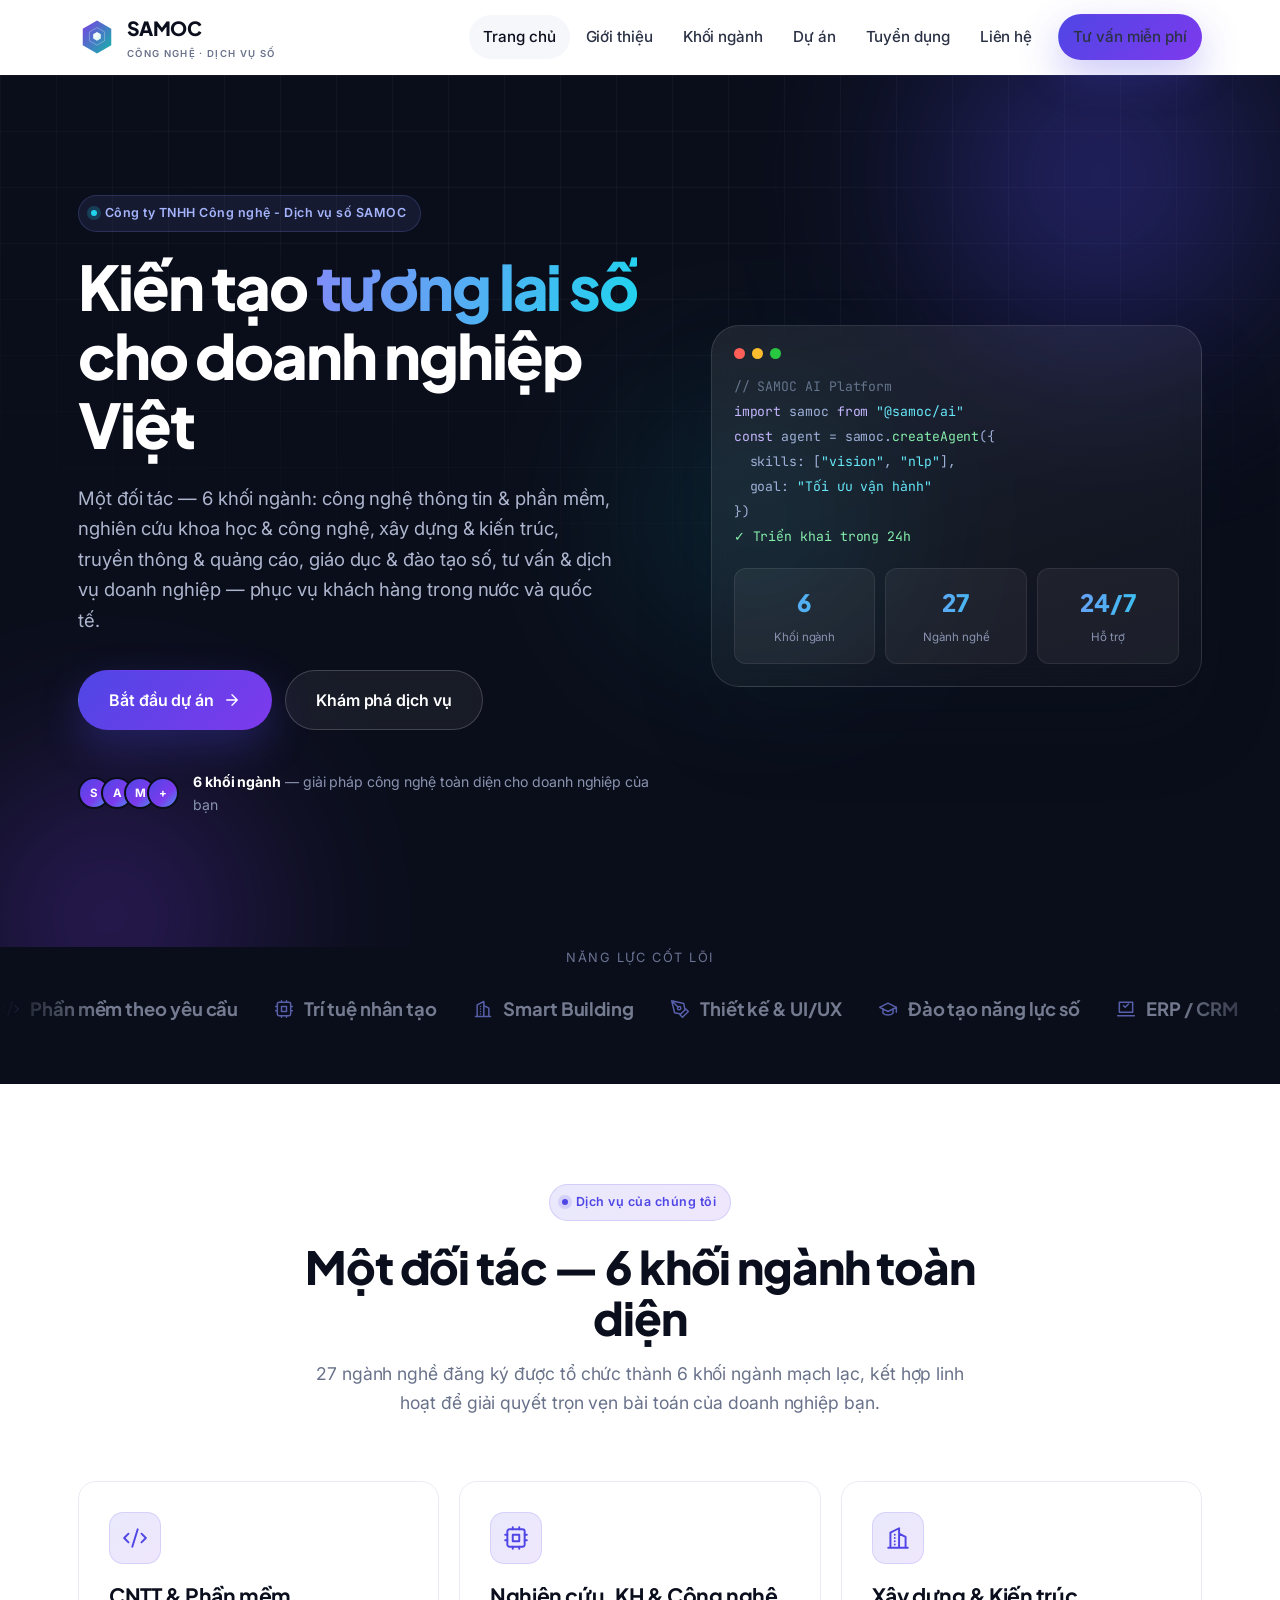
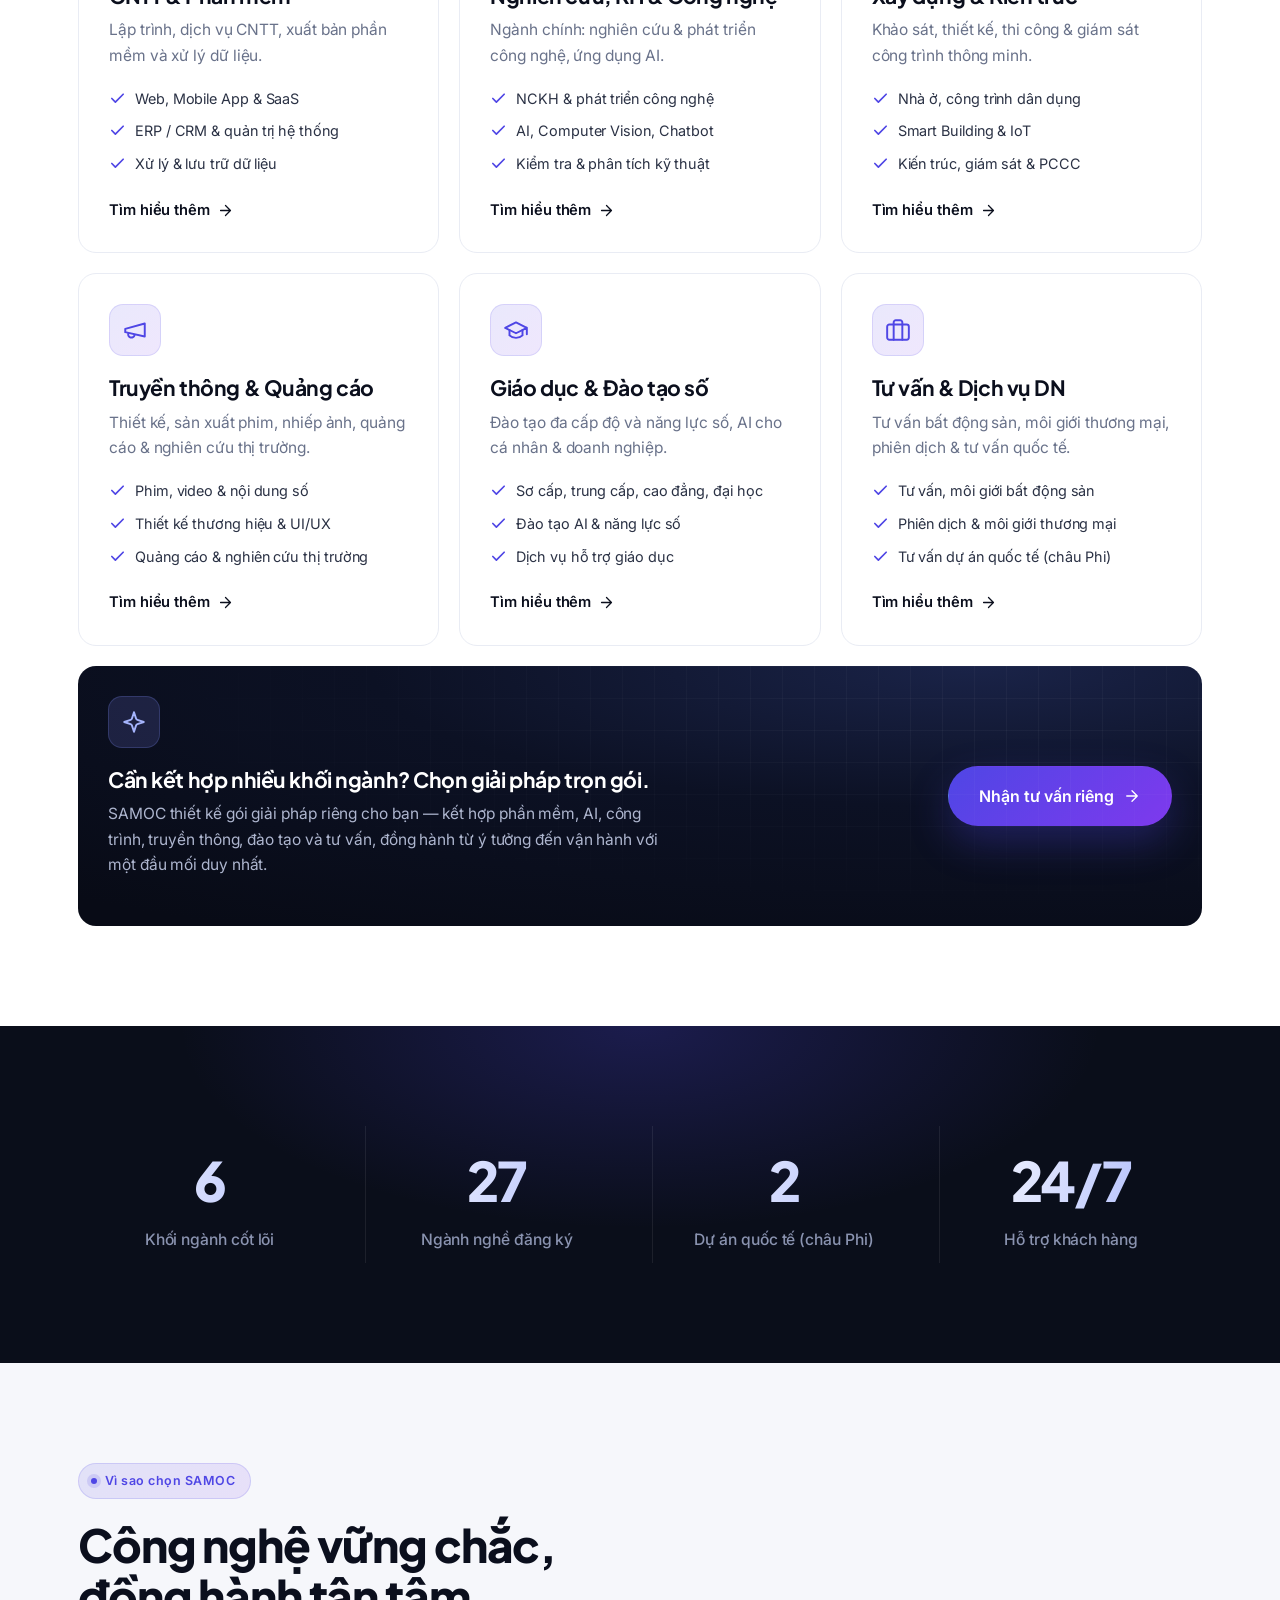
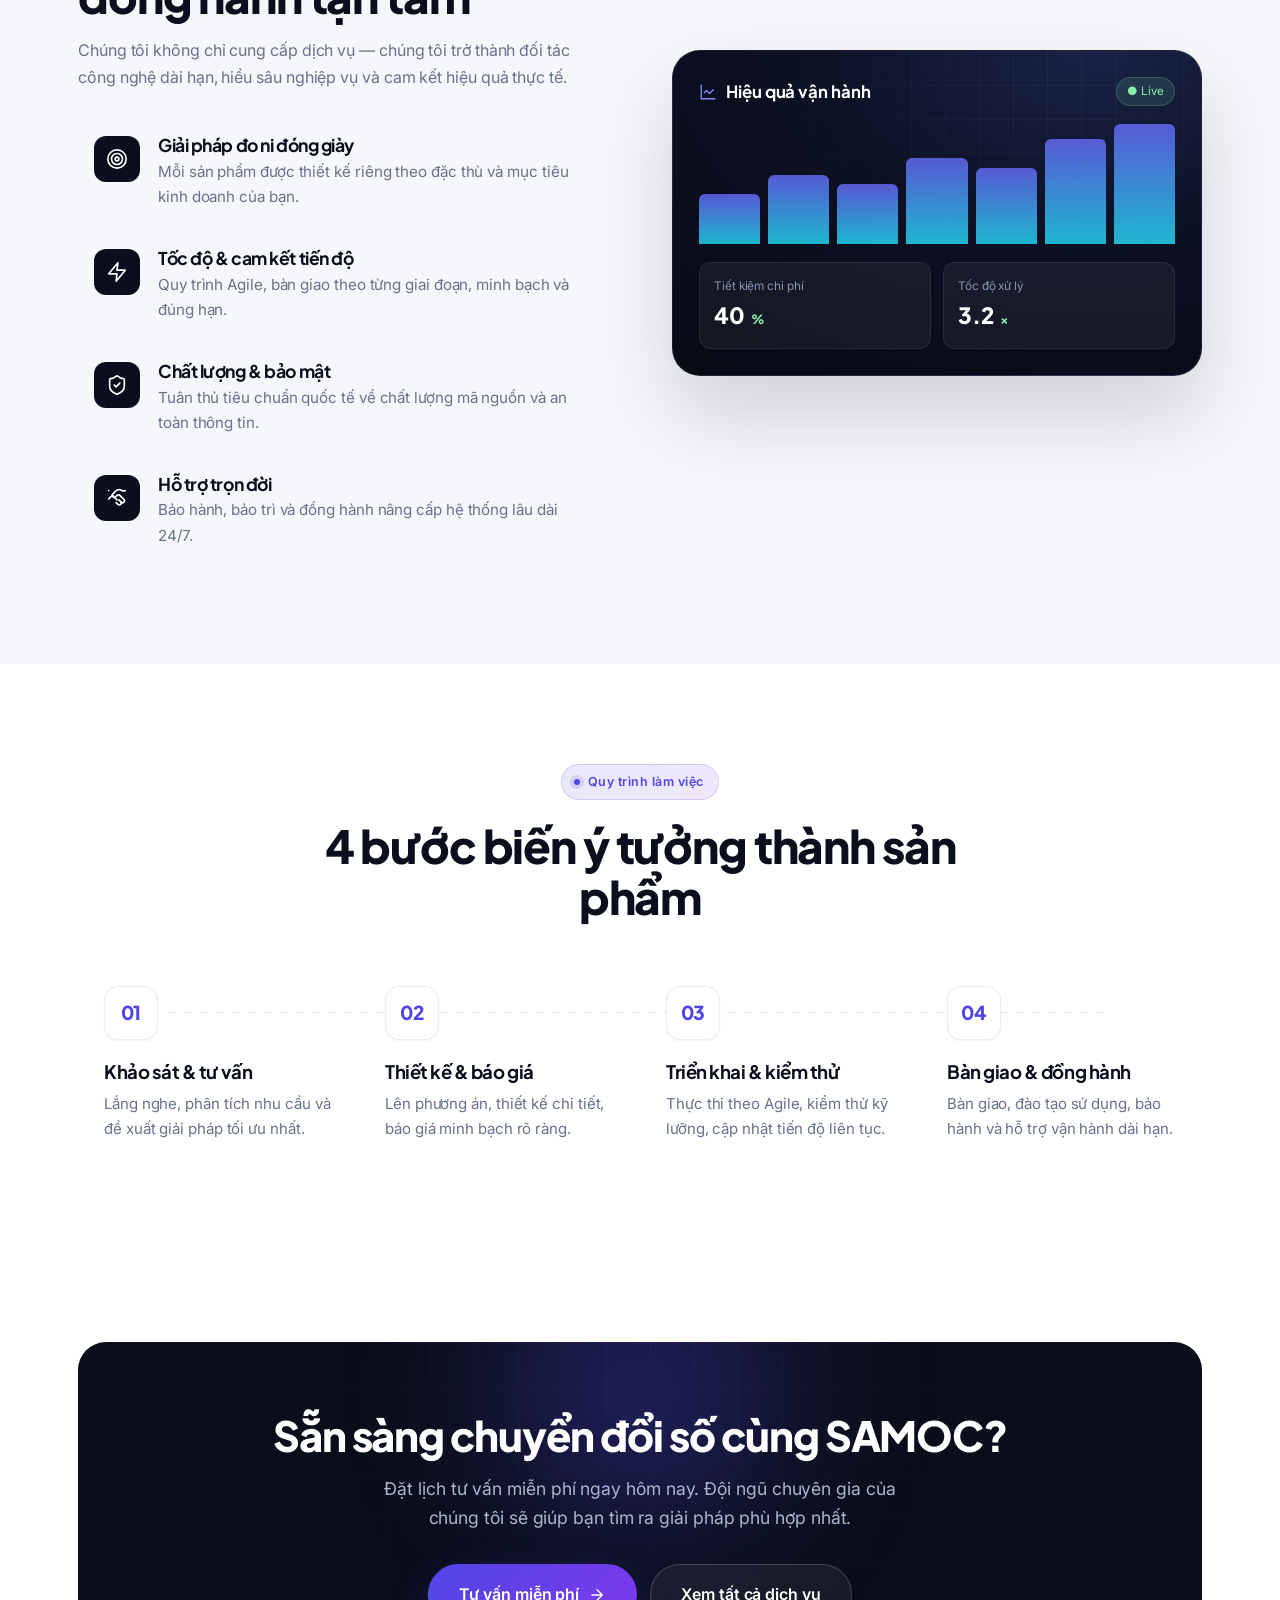
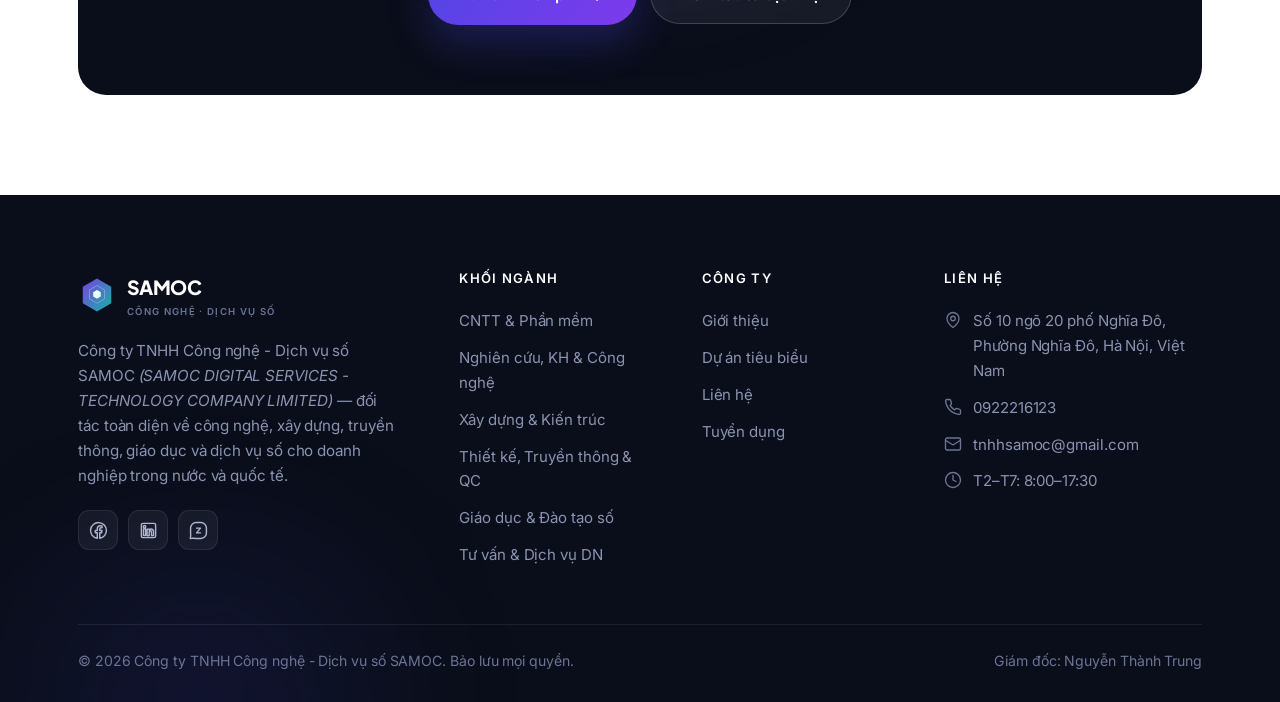
<file: samoc-website-main/index.html>
<!DOCTYPE html>
<html lang="vi">
<head>
  <meta charset="UTF-8" />
  <meta name="viewport" content="width=device-width, initial-scale=1.0" />
  <title>Công ty TNHH Công nghệ - Dịch vụ số SAMOC | Phần mềm · AI · Tối ưu hoá · Đào tạo</title>
  <meta name="description" content="Công ty TNHH Công nghệ - Dịch vụ số SAMOC: phần mềm, AI và dữ liệu, chuyển đổi số, tối ưu hóa, giáo dục số và tư vấn dịch vụ. Phục vụ khách hàng trong nước và quốc tế." />
  <link rel="icon" type="image/svg+xml" href="assets/favicon.svg" />
  <meta name="theme-color" content="#0b0f1d" />
  <link rel="canonical" href="https://samoc.com/index.html" />
  <meta property="og:type" content="website" />
  <meta property="og:site_name" content="SAMOC" />
  <meta property="og:locale" content="vi_VN" />
  <meta property="og:title" content="Công ty TNHH Công nghệ - Dịch vụ số SAMOC" />
<meta property="og:description" content="Một đối tác — 6 khối ngành: phần mềm, AI và dữ liệu, chuyển đổi số, tối ưu hóa, giáo dục số và tư vấn dịch vụ. Phục vụ khách hàng trong nước và quốc tế." />  <meta property="og:url" content="https://samoc.com/index.html" />
  <meta property="og:image" content="https://samoc.com/assets/og-image.svg" />
  <meta name="twitter:card" content="summary_large_image" />
  <meta name="twitter:title" content="Công ty TNHH Công nghệ - Dịch vụ số SAMOC" />
  <meta name="twitter:description" content="6 khối ngành: phần mềm, AI, xây dựng, truyền thông, giáo dục và tư vấn — trong nước và quốc tế." />
  <meta name="twitter:image" content="https://samoc.com/assets/og-image.svg" />
  <link rel="preconnect" href="https://fonts.googleapis.com" />
  <link rel="preconnect" href="https://fonts.gstatic.com" crossorigin />
  <link href="https://fonts.googleapis.com/css2?family=Plus+Jakarta+Sans:wght@500;600;700;800&family=Inter:wght@400;500;600&family=JetBrains+Mono:wght@400;500&display=swap" rel="stylesheet" />
  <link rel="stylesheet" href="assets/css/style.css" />
</head>
<body>

  <!-- HEADER -->
  <header class="site-header">
    <div class="container nav">
      <a href="index.html" class="brand" aria-label="SAMOC trang chủ">
<svg class="logo" viewBox="0 0 120 120" fill="none" xmlns="http://www.w3.org/2000/svg" aria-hidden="true">
  <defs>
    <linearGradient id="tg" x1="0" y1="0" x2="1" y2="1">
      <stop offset="0" stop-color="#7b3fe4"/>
      <stop offset="1" stop-color="#12b5a6"/>
    </linearGradient>
    <linearGradient id="bg" x1="0" y1="0" x2="1" y2="1">
      <stop offset="0" stop-color="#ffffff"/>
      <stop offset="1" stop-color="#d6f5f0"/>
    </linearGradient>
  </defs>
  <polygon points="60,8 105,34 105,86 60,112 15,86 15,34" fill="url(#tg)"/>
  <polygon points="60,30 84,44 84,72 60,86 36,72 36,44" fill="none" stroke="#ffffff" stroke-opacity="0.30" stroke-width="3"/>
  <polygon points="60,44 72,51 72,65 60,72 48,65 48,51" fill="url(#bg)"/>
</svg>
        <rect width="40" height="40" rx="11" fill="url(#lg)"/>
          <path d="M26 14c-1.3-1.5-3.2-2.4-5.6-2.4-3.4 0-5.8 1.8-5.8 4.5 0 5.7 11.9 3 11.9 8.9 0 2.8-2.6 4.9-6.3 4.9-2.7 0-4.9-1-6.2-2.8" stroke="#fff" stroke-width="2.6" stroke-linecap="round"/>
          <defs><linearGradient id="lg" x1="0" y1="0" x2="40" y2="40" gradientUnits="userSpaceOnUse"><stop stop-color="#6366f1"/><stop offset=".55" stop-color="#7c3aed"/><stop offset="1" stop-color="#22d3ee"/></linearGradient></defs>
        </svg>
        <span>SAMOC<small>Công nghệ · Dịch vụ số</small></span>
      </a>
      <nav class="nav-links" id="navLinks">
        <a href="index.html" class="active">Trang chủ</a>
        <a href="about.html">Giới thiệu</a>
        <a href="services.html">Khối ngành</a>
        <a href="projects.html">Dự án</a>
        <a href="careers.html">Tuyển dụng</a>
        <a href="contact.html">Liên hệ</a>
        <a href="contact.html#contactForm" class="btn btn-brand nav-cta">Tư vấn miễn phí</a>
      </nav>
      <button class="nav-toggle" id="navToggle" aria-label="Mở menu">
        <svg class="icon" viewBox="0 0 24 24"><path d="M4 6h16M4 12h16M4 18h16"/></svg>
      </button>
    </div>
  </header>

  <!-- HERO -->
  <section class="hero">
    <div class="grid-bg"></div>
    <div class="glow g1"></div><div class="glow g2"></div><div class="glow g3"></div>
    <div class="container">
      <div class="hero-grid">
        <div>
          <span class="eyebrow on-dark">Công ty TNHH Công nghệ - Dịch vụ số SAMOC</span>
          <h1>Kiến tạo <span class="grad">tương lai số</span> cho doanh nghiệp Việt</h1>
          <p class="lead">Một đối tác — 6 khối ngành: công nghệ thông tin &amp; phần mềm, nghiên cứu khoa học &amp; công nghệ, xây dựng &amp; kiến trúc, truyền thông &amp; quảng cáo, giáo dục &amp; đào tạo số, tư vấn &amp; dịch vụ doanh nghiệp — phục vụ khách hàng trong nước và quốc tế.</p>
          <div class="hero-actions">
            <a href="contact.html" class="btn btn-brand btn-lg">Bắt đầu dự án
              <svg class="icon" viewBox="0 0 24 24"><path d="M5 12h14M12 5l7 7-7 7"/></svg></a>
            <a href="services.html" class="btn btn-ghost btn-lg">Khám phá dịch vụ</a>
          </div>
          <div class="hero-trust">
            <div class="avatars"><span>S</span><span>A</span><span>M</span><span>+</span></div>
            <div><b>6 khối ngành</b> — giải pháp công nghệ toàn diện cho doanh nghiệp của bạn</div>
          </div>
        </div>
        <div class="hero-visual">
          <div class="hero-card">
            <div class="win-dots"><i></i><i></i><i></i></div>
            <div class="code-line"><span class="c">// SAMOC AI Platform</span></div>
            <div class="code-line"><span class="k">import</span> samoc <span class="k">from</span> <span class="s">"@samoc/ai"</span></div>
            <div class="code-line"><span class="k">const</span> agent = samoc.<span class="f">createAgent</span>({</div>
            <div class="code-line">&nbsp;&nbsp;skills: [<span class="s">"vision"</span>, <span class="s">"nlp"</span>],</div>
            <div class="code-line">&nbsp;&nbsp;goal: <span class="s">"Tối ưu vận hành"</span></div>
            <div class="code-line">})</div>
            <div class="code-line"><span class="f">✓ Triển khai trong 24h</span></div>
            <div class="hero-stats">
              <div><b data-count="6">0</b><small>Khối ngành</small></div>
              <div><b data-count="27">0</b><small>Ngành nghề</small></div>
              <div><b data-count="24" data-suffix="/7">0</b><small>Hỗ trợ</small></div>
            </div>
          </div>
        </div>
      </div>
    </div>
  </section>

  <!-- LOGOS / CAPABILITIES MARQUEE -->
  <div class="logos-strip">
    <div class="container"><p class="label">Năng lực cốt lõi</p></div>
    <div class="marquee-wrap">
      <div class="marquee">
        <span><svg class="icon" viewBox="0 0 24 24"><path d="m18 16 4-4-4-4M6 8l-4 4 4 4M14.5 4l-5 16"/></svg>Phần mềm theo yêu cầu</span>
        <span><svg class="icon" viewBox="0 0 24 24"><rect x="4" y="4" width="16" height="16" rx="2"/><rect x="9" y="9" width="6" height="6"/><path d="M9 2v2M15 2v2M9 20v2M15 20v2M20 9h2M20 14h2M2 9h2M2 14h2"/></svg>Trí tuệ nhân tạo</span>
        <span><svg class="icon" viewBox="0 0 24 24"><path d="M3 21h18M5 21V7l8-4v18M19 21V11l-6-3"/><path d="M9 9v.01M9 12v.01M9 15v.01M9 18v.01"/></svg>Smart Building</span>
        <span><svg class="icon" viewBox="0 0 24 24"><path d="M12 19l7-7 3 3-7 7-3-3zM18 13l-1.5-7.5L2 2l3.5 14.5L13 18l5-5zM2 2l7.586 7.586"/><circle cx="11" cy="11" r="2"/></svg>Thiết kế &amp; UI/UX</span>
        <span><svg class="icon" viewBox="0 0 24 24"><path d="M22 10v6M2 10l10-5 10 5-10 5z"/><path d="M6 12v5c3 3 9 3 12 0v-5"/></svg>Đào tạo năng lực số</span>
        <span><svg class="icon" viewBox="0 0 24 24"><path d="M4 4h16v12H4z"/><path d="M2 20h20M9 8l2 2 4-4"/></svg>ERP / CRM</span>
        <!-- duplicate for seamless loop -->
        <span><svg class="icon" viewBox="0 0 24 24"><path d="m18 16 4-4-4-4M6 8l-4 4 4 4M14.5 4l-5 16"/></svg>Phần mềm theo yêu cầu</span>
        <span><svg class="icon" viewBox="0 0 24 24"><rect x="4" y="4" width="16" height="16" rx="2"/><rect x="9" y="9" width="6" height="6"/><path d="M9 2v2M15 2v2M9 20v2M15 20v2M20 9h2M20 14h2M2 9h2M2 14h2"/></svg>Trí tuệ nhân tạo</span>
        <span><svg class="icon" viewBox="0 0 24 24"><path d="M3 21h18M5 21V7l8-4v18M19 21V11l-6-3"/><path d="M9 9v.01M9 12v.01M9 15v.01M9 18v.01"/></svg>Smart Building</span>
        <span><svg class="icon" viewBox="0 0 24 24"><path d="M12 19l7-7 3 3-7 7-3-3zM18 13l-1.5-7.5L2 2l3.5 14.5L13 18l5-5zM2 2l7.586 7.586"/><circle cx="11" cy="11" r="2"/></svg>Thiết kế &amp; UI/UX</span>
        <span><svg class="icon" viewBox="0 0 24 24"><path d="M22 10v6M2 10l10-5 10 5-10 5z"/><path d="M6 12v5c3 3 9 3 12 0v-5"/></svg>Đào tạo năng lực số</span>
        <span><svg class="icon" viewBox="0 0 24 24"><path d="M4 4h16v12H4z"/><path d="M2 20h20M9 8l2 2 4-4"/></svg>ERP / CRM</span>
      </div>
    </div>
  </div>

  <!-- SERVICES (BENTO) -->
  <section id="services">
    <div class="container">
      <div class="section-head reveal">
        <span class="eyebrow">Dịch vụ của chúng tôi</span>
        <h2 class="section-title">Một đối tác — 6 khối ngành toàn diện</h2>
        <p>27 ngành nghề đăng ký được tổ chức thành 6 khối ngành mạch lạc, kết hợp linh hoạt để giải quyết trọn vẹn bài toán của doanh nghiệp bạn.</p>
      </div>
      <div class="bento">

        <div class="bento-card span-2 reveal">
          <div class="svc-ic"><svg class="icon" viewBox="0 0 24 24"><path d="m18 16 4-4-4-4M6 8l-4 4 4 4M14.5 4l-5 16"/></svg></div>
          <h3>CNTT &amp; Phần mềm</h3>
          <p>Lập trình, dịch vụ CNTT, xuất bản phần mềm và xử lý dữ liệu.</p>
          <ul>
            <li><svg class="icon" viewBox="0 0 24 24"><path d="M20 6 9 17l-5-5"/></svg>Web, Mobile App &amp; SaaS</li>
            <li><svg class="icon" viewBox="0 0 24 24"><path d="M20 6 9 17l-5-5"/></svg>ERP / CRM &amp; quản trị hệ thống</li>
            <li><svg class="icon" viewBox="0 0 24 24"><path d="M20 6 9 17l-5-5"/></svg>Xử lý &amp; lưu trữ dữ liệu</li>
          </ul>
          <a href="services.html#it" class="svc-link">Tìm hiểu thêm <svg class="icon" viewBox="0 0 24 24"><path d="M5 12h14M12 5l7 7-7 7"/></svg></a>
        </div>

        <div class="bento-card span-2 reveal" data-delay="1">
          <div class="svc-ic"><svg class="icon" viewBox="0 0 24 24"><rect x="4" y="4" width="16" height="16" rx="2"/><rect x="9" y="9" width="6" height="6"/><path d="M9 2v2M15 2v2M9 20v2M15 20v2M20 9h2M20 14h2M2 9h2M2 14h2"/></svg></div>
          <h3>Nghiên cứu, KH &amp; Công nghệ</h3>
          <p>Ngành chính: nghiên cứu &amp; phát triển công nghệ, ứng dụng AI.</p>
          <ul>
            <li><svg class="icon" viewBox="0 0 24 24"><path d="M20 6 9 17l-5-5"/></svg>NCKH &amp; phát triển công nghệ</li>
            <li><svg class="icon" viewBox="0 0 24 24"><path d="M20 6 9 17l-5-5"/></svg>AI, Computer Vision, Chatbot</li>
            <li><svg class="icon" viewBox="0 0 24 24"><path d="M20 6 9 17l-5-5"/></svg>Kiểm tra &amp; phân tích kỹ thuật</li>
          </ul>
          <a href="services.html#rnd" class="svc-link">Tìm hiểu thêm <svg class="icon" viewBox="0 0 24 24"><path d="M5 12h14M12 5l7 7-7 7"/></svg></a>
        </div>

        <div class="bento-card span-2 reveal" data-delay="2">
          <div class="svc-ic"><svg class="icon" viewBox="0 0 24 24"><path d="M3 21h18M5 21V7l8-4v18M19 21V11l-6-3"/><path d="M9 9v.01M9 12v.01M9 15v.01M9 18v.01"/></svg></div>
          <h3>Xây dựng &amp; Kiến trúc</h3>
          <p>Khảo sát, thiết kế, thi công &amp; giám sát công trình thông minh.</p>
          <ul>
            <li><svg class="icon" viewBox="0 0 24 24"><path d="M20 6 9 17l-5-5"/></svg>Nhà ở, công trình dân dụng</li>
            <li><svg class="icon" viewBox="0 0 24 24"><path d="M20 6 9 17l-5-5"/></svg>Smart Building &amp; IoT</li>
            <li><svg class="icon" viewBox="0 0 24 24"><path d="M20 6 9 17l-5-5"/></svg>Kiến trúc, giám sát &amp; PCCC</li>
          </ul>
          <a href="services.html#construction" class="svc-link">Tìm hiểu thêm <svg class="icon" viewBox="0 0 24 24"><path d="M5 12h14M12 5l7 7-7 7"/></svg></a>
        </div>

        <div class="bento-card span-2 reveal">
          <div class="svc-ic"><svg class="icon" viewBox="0 0 24 24"><path d="m3 11 18-5v12L3 14v-3z"/><path d="M11.6 16.8a3 3 0 1 1-5.8-1.6"/></svg></div>
          <h3>Truyền thông &amp; Quảng cáo</h3>
          <p>Thiết kế, sản xuất phim, nhiếp ảnh, quảng cáo &amp; nghiên cứu thị trường.</p>
          <ul>
            <li><svg class="icon" viewBox="0 0 24 24"><path d="M20 6 9 17l-5-5"/></svg>Phim, video &amp; nội dung số</li>
            <li><svg class="icon" viewBox="0 0 24 24"><path d="M20 6 9 17l-5-5"/></svg>Thiết kế thương hiệu &amp; UI/UX</li>
            <li><svg class="icon" viewBox="0 0 24 24"><path d="M20 6 9 17l-5-5"/></svg>Quảng cáo &amp; nghiên cứu thị trường</li>
          </ul>
          <a href="services.html#media" class="svc-link">Tìm hiểu thêm <svg class="icon" viewBox="0 0 24 24"><path d="M5 12h14M12 5l7 7-7 7"/></svg></a>
        </div>

        <div class="bento-card span-2 reveal" data-delay="1">
          <div class="svc-ic"><svg class="icon" viewBox="0 0 24 24"><path d="M22 10v6M2 10l10-5 10 5-10 5z"/><path d="M6 12v5c3 3 9 3 12 0v-5"/></svg></div>
          <h3>Giáo dục &amp; Đào tạo số</h3>
          <p>Đào tạo đa cấp độ và năng lực số, AI cho cá nhân &amp; doanh nghiệp.</p>
          <ul>
            <li><svg class="icon" viewBox="0 0 24 24"><path d="M20 6 9 17l-5-5"/></svg>Sơ cấp, trung cấp, cao đẳng, đại học</li>
            <li><svg class="icon" viewBox="0 0 24 24"><path d="M20 6 9 17l-5-5"/></svg>Đào tạo AI &amp; năng lực số</li>
            <li><svg class="icon" viewBox="0 0 24 24"><path d="M20 6 9 17l-5-5"/></svg>Dịch vụ hỗ trợ giáo dục</li>
          </ul>
          <a href="services.html#education" class="svc-link">Tìm hiểu thêm <svg class="icon" viewBox="0 0 24 24"><path d="M5 12h14M12 5l7 7-7 7"/></svg></a>
        </div>

        <div class="bento-card span-2 reveal" data-delay="2">
          <div class="svc-ic"><svg class="icon" viewBox="0 0 24 24"><rect width="20" height="14" x="2" y="7" rx="2"/><path d="M16 21V5a2 2 0 0 0-2-2h-4a2 2 0 0 0-2 2v16"/></svg></div>
          <h3>Tư vấn &amp; Dịch vụ DN</h3>
          <p>Tư vấn bất động sản, môi giới thương mại, phiên dịch &amp; tư vấn quốc tế.</p>
          <ul>
            <li><svg class="icon" viewBox="0 0 24 24"><path d="M20 6 9 17l-5-5"/></svg>Tư vấn, môi giới bất động sản</li>
            <li><svg class="icon" viewBox="0 0 24 24"><path d="M20 6 9 17l-5-5"/></svg>Phiên dịch &amp; môi giới thương mại</li>
            <li><svg class="icon" viewBox="0 0 24 24"><path d="M20 6 9 17l-5-5"/></svg>Tư vấn dự án quốc tế (châu Phi)</li>
          </ul>
          <a href="services.html#consulting" class="svc-link">Tìm hiểu thêm <svg class="icon" viewBox="0 0 24 24"><path d="M5 12h14M12 5l7 7-7 7"/></svg></a>
        </div>

        <div class="bento-card span-6 dark reveal" style="flex-direction:row;align-items:center;justify-content:space-between;gap:24px;flex-wrap:wrap">
          <div style="max-width:560px">
            <div class="svc-ic"><svg class="icon" viewBox="0 0 24 24"><path d="m12 3-1.9 5.8a2 2 0 0 1-1.3 1.3L3 12l5.8 1.9a2 2 0 0 1 1.3 1.3L12 21l1.9-5.8a2 2 0 0 1 1.3-1.3L21 12l-5.8-1.9a2 2 0 0 1-1.3-1.3z"/></svg></div>
            <h3>Cần kết hợp nhiều khối ngành? Chọn giải pháp trọn gói.</h3>
            <p>SAMOC thiết kế gói giải pháp riêng cho bạn — kết hợp phần mềm, AI, công trình, truyền thông, đào tạo và tư vấn, đồng hành từ ý tưởng đến vận hành với một đầu mối duy nhất.</p>
          </div>
          <a href="contact.html" class="btn btn-brand btn-lg">Nhận tư vấn riêng
            <svg class="icon" viewBox="0 0 24 24"><path d="M5 12h14M12 5l7 7-7 7"/></svg></a>
        </div>

      </div>
    </div>
  </section>

  <!-- STATS -->
  <section class="stats-band">
    <div class="glow-band"></div>
    <div class="container">
      <div class="stats-grid">
        <div class="stat reveal"><b data-count="6">0</b><span>Khối ngành cốt lõi</span></div>
        <div class="stat reveal" data-delay="1"><b data-count="27">0</b><span>Ngành nghề đăng ký</span></div>
        <div class="stat reveal" data-delay="2"><b data-count="2">0</b><span>Dự án quốc tế (châu Phi)</span></div>
        <div class="stat reveal" data-delay="3"><b data-count="24" data-suffix="/7">0</b><span>Hỗ trợ khách hàng</span></div>
      </div>
    </div>
  </section>

  <!-- WHY US -->
  <section style="background:var(--c-bg-soft)">
    <div class="container">
      <div class="split">
        <div class="reveal">
          <span class="eyebrow">Vì sao chọn SAMOC</span>
          <h2 class="section-title">Công nghệ vững chắc, đồng hành tận tâm</h2>
          <p style="margin-top:16px">Chúng tôi không chỉ cung cấp dịch vụ — chúng tôi trở thành đối tác công nghệ dài hạn, hiểu sâu nghiệp vụ và cam kết hiệu quả thực tế.</p>
          <div class="feature-list">
            <div class="feature-item">
              <div class="fi-icon"><svg class="icon" viewBox="0 0 24 24"><circle cx="12" cy="12" r="10"/><circle cx="12" cy="12" r="6"/><circle cx="12" cy="12" r="2"/></svg></div>
              <div><h4>Giải pháp đo ni đóng giày</h4><p>Mỗi sản phẩm được thiết kế riêng theo đặc thù và mục tiêu kinh doanh của bạn.</p></div>
            </div>
            <div class="feature-item">
              <div class="fi-icon"><svg class="icon" viewBox="0 0 24 24"><path d="M13 2 3 14h9l-1 8 10-12h-9z"/></svg></div>
              <div><h4>Tốc độ &amp; cam kết tiến độ</h4><p>Quy trình Agile, bàn giao theo từng giai đoạn, minh bạch và đúng hạn.</p></div>
            </div>
            <div class="feature-item">
              <div class="fi-icon"><svg class="icon" viewBox="0 0 24 24"><path d="M20 13c0 5-3.5 7.5-7.66 8.95a1 1 0 0 1-.67-.01C7.5 20.5 4 18 4 13V6a1 1 0 0 1 1-1c2 0 4.5-1.2 6.24-2.72a1.17 1.17 0 0 1 1.52 0C14.51 3.81 17 5 19 5a1 1 0 0 1 1 1z"/><path d="m9 12 2 2 4-4"/></svg></div>
              <div><h4>Chất lượng &amp; bảo mật</h4><p>Tuân thủ tiêu chuẩn quốc tế về chất lượng mã nguồn và an toàn thông tin.</p></div>
            </div>
            <div class="feature-item">
              <div class="fi-icon"><svg class="icon" viewBox="0 0 24 24"><path d="m11 17 2 2a1 1 0 1 0 3-3"/><path d="m14 14 2.5 2.5a1 1 0 1 0 3-3l-3.88-3.88a3 3 0 0 0-4.24 0l-.88.88a1 1 0 1 1-3-3l2.81-2.81a5.79 5.79 0 0 1 7.06-.87l.47.28a2 2 0 0 0 1.42.25L21 4"/><path d="M3 4h.01M3 13l4-4 5 5"/></svg></div>
              <div><h4>Hỗ trợ trọn đời</h4><p>Bảo hành, bảo trì và đồng hành nâng cấp hệ thống lâu dài 24/7.</p></div>
            </div>
          </div>
        </div>
        <div class="reveal" data-delay="1">
          <div class="showcase">
            <div class="grid-bg"></div>
            <div class="showcase-inner">
              <div class="sc-row">
                <span class="t"><svg class="icon" viewBox="0 0 24 24"><path d="M3 3v18h18"/><path d="m19 9-5 5-4-4-3 3"/></svg>Hiệu quả vận hành</span>
                <span class="sc-pill">● Live</span>
              </div>
              <div class="sc-bars">
                <i style="height:42%"></i><i style="height:58%"></i><i style="height:50%"></i><i style="height:72%"></i><i style="height:64%"></i><i style="height:88%"></i><i style="height:100%"></i>
              </div>
              <div class="sc-cards">
                <div class="sc-mini"><span>Tiết kiệm chi phí</span><b>40<em>%</em></b></div>
                <div class="sc-mini"><span>Tốc độ xử lý</span><b>3.2<em>×</em></b></div>
              </div>
            </div>
          </div>
        </div>
      </div>
    </div>
  </section>

  <!-- PROCESS -->
  <section>
    <div class="container">
      <div class="section-head reveal">
        <span class="eyebrow">Quy trình làm việc</span>
        <h2 class="section-title">4 bước biến ý tưởng thành sản phẩm</h2>
      </div>
      <div class="process-grid">
        <div class="process-line"></div>
        <div class="process-step reveal"><div class="num">01</div><h4>Khảo sát &amp; tư vấn</h4><p>Lắng nghe, phân tích nhu cầu và đề xuất giải pháp tối ưu nhất.</p></div>
        <div class="process-step reveal" data-delay="1"><div class="num">02</div><h4>Thiết kế &amp; báo giá</h4><p>Lên phương án, thiết kế chi tiết, báo giá minh bạch rõ ràng.</p></div>
        <div class="process-step reveal" data-delay="2"><div class="num">03</div><h4>Triển khai &amp; kiểm thử</h4><p>Thực thi theo Agile, kiểm thử kỹ lưỡng, cập nhật tiến độ liên tục.</p></div>
        <div class="process-step reveal" data-delay="3"><div class="num">04</div><h4>Bàn giao &amp; đồng hành</h4><p>Bàn giao, đào tạo sử dụng, bảo hành và hỗ trợ vận hành dài hạn.</p></div>
      </div>
    </div>
  </section>

  <!-- TESTIMONIALS — tạm ẩn cho tới khi có phản hồi khách hàng thật -->

  <!-- CTA -->
  <section>
    <div class="container">
      <div class="cta-band reveal">
        <div class="grid-bg"></div><div class="glow"></div>
        <h2>Sẵn sàng chuyển đổi số cùng SAMOC?</h2>
        <p>Đặt lịch tư vấn miễn phí ngay hôm nay. Đội ngũ chuyên gia của chúng tôi sẽ giúp bạn tìm ra giải pháp phù hợp nhất.</p>
        <div class="cta-actions">
          <a href="contact.html" class="btn btn-brand btn-lg">Tư vấn miễn phí
            <svg class="icon" viewBox="0 0 24 24"><path d="M5 12h14M12 5l7 7-7 7"/></svg></a>
          <a href="services.html" class="btn btn-ghost btn-lg">Xem tất cả dịch vụ</a>
        </div>
      </div>
    </div>
  </section>

  <!-- FOOTER -->
  <footer class="site-footer">
    <div class="glow"></div>
    <div class="container">
      <div class="footer-grid">
        <div class="footer-about">
          <a href="index.html" class="brand">
<svg class="logo" viewBox="0 0 120 120" fill="none" aria-hidden="true"><defs><linearGradient id="tgf" x1="0" y1="0" x2="1" y2="1"><stop offset="0" stop-color="#7b3fe4"/><stop offset="1" stop-color="#12b5a6"/></linearGradient><linearGradient id="bgf" x1="0" y1="0" x2="1" y2="1"><stop offset="0" stop-color="#ffffff"/><stop offset="1" stop-color="#d6f5f0"/></linearGradient></defs><polygon points="60,8 105,34 105,86 60,112 15,86 15,34" fill="url(#tgf)"/><polygon points="60,30 84,44 84,72 60,86 36,72 36,44" fill="none" stroke="#ffffff" stroke-opacity="0.30" stroke-width="3"/><polygon points="60,44 72,51 72,65 60,72 48,65 48,51" fill="url(#bgf)"/></svg>
            <span>SAMOC<small>Công nghệ · Dịch vụ số</small></span>
          </a>
          <p>Công ty TNHH Công nghệ - Dịch vụ số SAMOC <em>(SAMOC DIGITAL SERVICES - TECHNOLOGY COMPANY LIMITED)</em> — đối tác toàn diện về công nghệ, xây dựng, truyền thông, giáo dục và dịch vụ số cho doanh nghiệp trong nước và quốc tế.</p>
          <div class="socials">
            <a href="https://www.facebook.com/samocdigital/" target="_blank" rel="noopener noreferrer" aria-label="Facebook SAMOC"><svg class="icon" viewBox="0 0 24 24" fill="currentColor" stroke="none"><path d="M22 12a10 10 0 1 0-11.56 9.88v-6.99H7.9V12h2.54V9.8c0-2.5 1.49-3.89 3.78-3.89 1.09 0 2.24.2 2.24.2v2.46h-1.26c-1.24 0-1.63.77-1.63 1.56V12h2.78l-.44 2.89h-2.34v6.99A10 10 0 0 0 22 12z"/></svg></a>
            <a href="#" aria-label="LinkedIn"><svg class="icon" viewBox="0 0 24 24" fill="currentColor" stroke="none"><path d="M19 3a2 2 0 0 1 2 2v14a2 2 0 0 1-2 2H5a2 2 0 0 1-2-2V5a2 2 0 0 1 2-2zM8.34 18.34V9.99H5.67v8.35zM7 8.84a1.55 1.55 0 1 0 0-3.1 1.55 1.55 0 0 0 0 3.1zm11.34 9.5v-4.58c0-2.45-1.31-3.59-3.06-3.59-1.41 0-2.04.78-2.39 1.32v-1.13h-2.67v8.35h2.67v-4.66c0-.25.02-.5.09-.67.2-.5.65-1.01 1.41-1.01.99 0 1.39.76 1.39 1.86v4.48z"/></svg></a>
            <a href="https://zalo.me/3719155942943261749" target="_blank" rel="noopener noreferrer" aria-label="Zalo SAMOC"><svg class="icon" viewBox="0 0 24 24" fill="none" stroke="currentColor" stroke-width="1.8" stroke-linecap="round" stroke-linejoin="round"><path d="M9 2H15A7 7 0 0 1 22 9V15A7 7 0 0 1 15 22H9C5.6 22 3.9 21.3 2.6 22.1C1.9 22.5 1.3 21.8 1.7 21.1C2.6 19.6 2 18.2 2 15V9A7 7 0 0 1 9 2Z"/><path d="M9.5 9H14.5L9.5 15H14.5"/></svg></a>
          </div>
        </div>
        <div class="footer-col"><h5>Khối ngành</h5>
          <a href="services.html#it">CNTT &amp; Phần mềm</a>
          <a href="services.html#rnd">Nghiên cứu, KH &amp; Công nghệ</a>
          <a href="services.html#construction">Xây dựng &amp; Kiến trúc</a>
          <a href="services.html#media">Thiết kế, Truyền thông &amp; QC</a>
          <a href="services.html#education">Giáo dục &amp; Đào tạo số</a>
          <a href="services.html#consulting">Tư vấn &amp; Dịch vụ DN</a>
        </div>
        <div class="footer-col"><h5>Công ty</h5>
          <a href="about.html">Giới thiệu</a>
          <a href="projects.html">Dự án tiêu biểu</a>
          <a href="contact.html">Liên hệ</a>
          <a href="careers.html">Tuyển dụng</a>
        </div>
        <div class="footer-col footer-contact"><h5>Liên hệ</h5>
          <ul>
            <li><svg class="icon" viewBox="0 0 24 24"><path d="M20 10c0 6-8 12-8 12s-8-6-8-12a8 8 0 0 1 16 0Z"/><circle cx="12" cy="10" r="3"/></svg><span>Số 10 ngõ 20 phố Nghĩa Đô, Phường Nghĩa Đô, Hà Nội, Việt Nam</span></li>
            <li><svg class="icon" viewBox="0 0 24 24"><path d="M22 16.92v3a2 2 0 0 1-2.18 2 19.79 19.79 0 0 1-8.63-3.07 19.5 19.5 0 0 1-6-6 19.79 19.79 0 0 1-3.07-8.67A2 2 0 0 1 4.11 2h3a2 2 0 0 1 2 1.72c.13.96.36 1.9.7 2.81a2 2 0 0 1-.45 2.11L8.09 9.91a16 16 0 0 0 6 6l1.27-1.27a2 2 0 0 1 2.11-.45c.91.34 1.85.57 2.81.7A2 2 0 0 1 22 16.92z"/></svg><a href="tel:0967515828">0922216123</a></li>
            <li><svg class="icon" viewBox="0 0 24 24"><rect width="20" height="16" x="2" y="4" rx="2"/><path d="m22 7-8.97 5.7a1.94 1.94 0 0 1-2.06 0L2 7"/></svg><a href="mailto:tnhhsamoc@gmail.com">tnhhsamoc@gmail.com</a></li>
            <li><svg class="icon" viewBox="0 0 24 24"><circle cx="12" cy="12" r="10"/><path d="M12 6v6l4 2"/></svg><span>T2–T7: 8:00–17:30</span></li>
          </ul>
        </div>
      </div>
      <div class="footer-bottom">
        <span>© <span id="year">2026</span> Công ty TNHH Công nghệ - Dịch vụ số SAMOC. Bảo lưu mọi quyền.</span>
        <span>Giám đốc: Nguyễn Thành Trung</span>
      </div>
    </div>
  </footer>

  <script src="assets/js/main.js"></script>
</body>
</html>
</file>
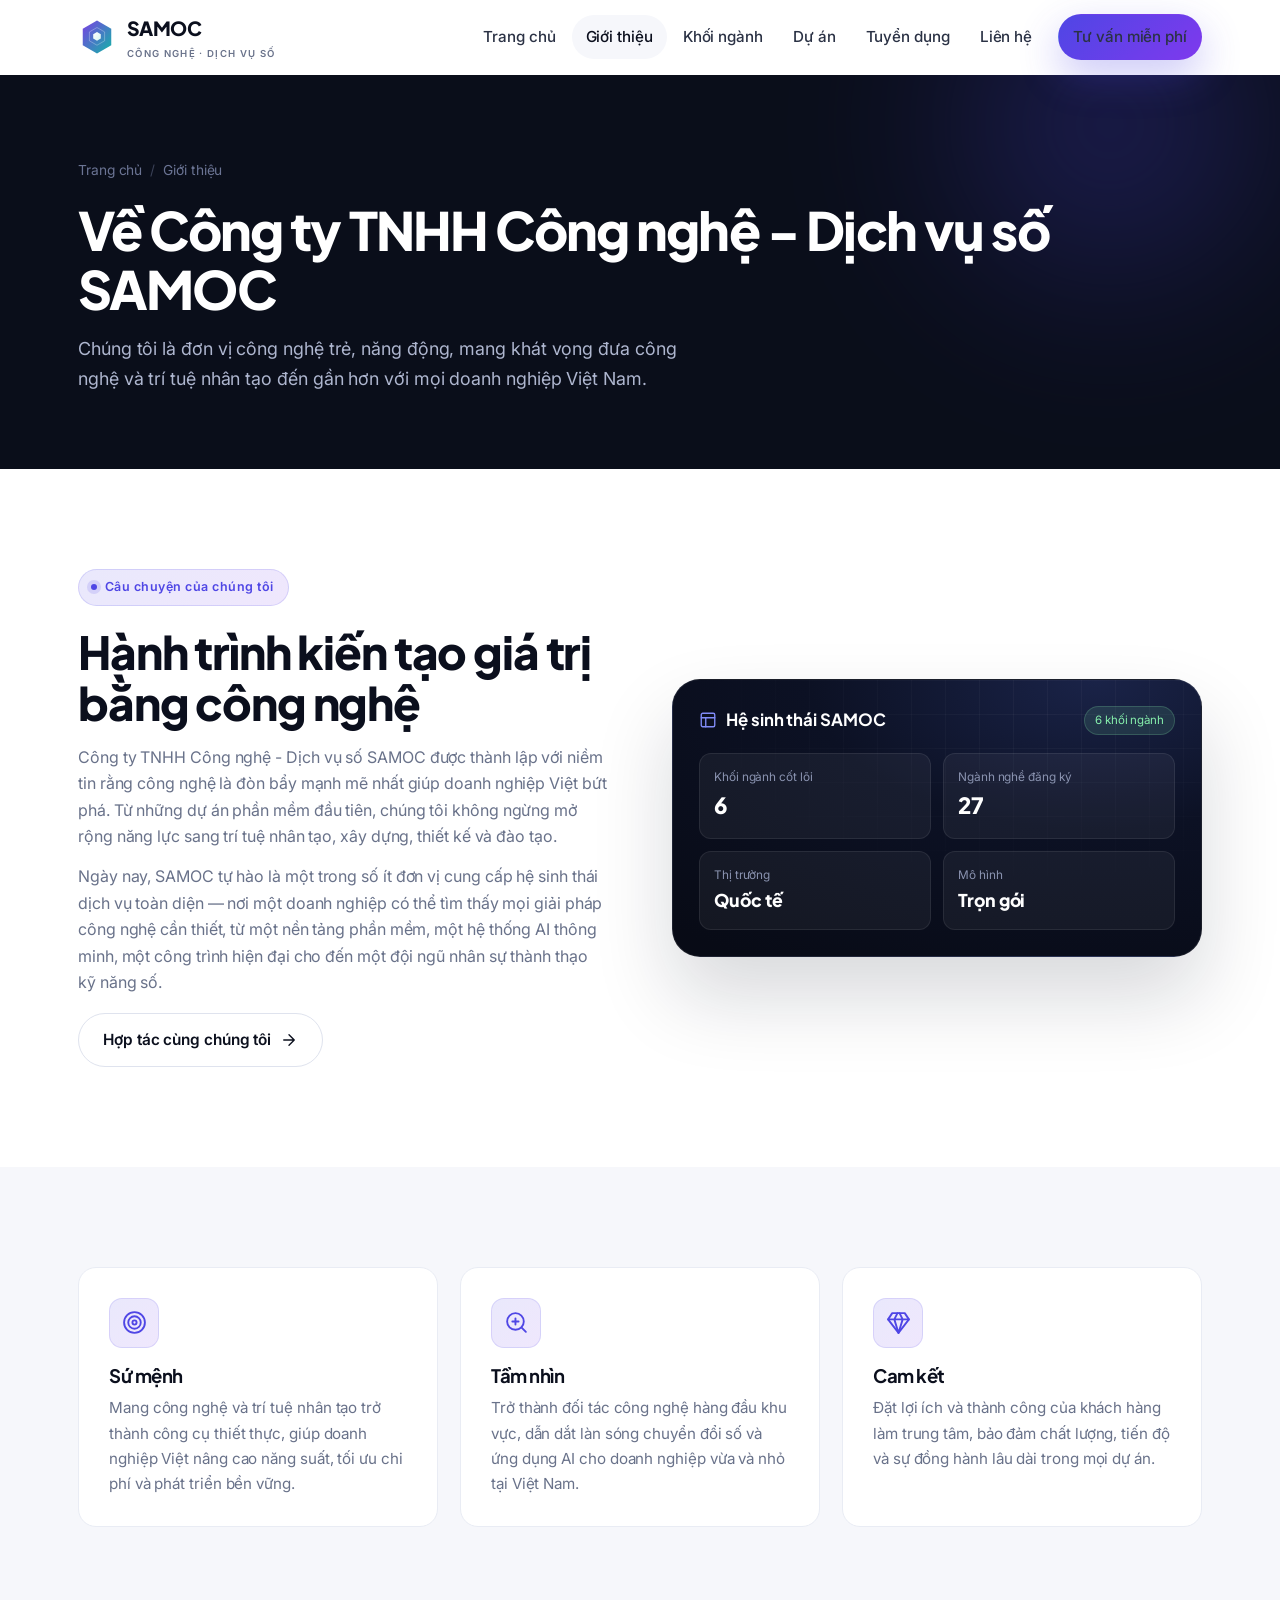
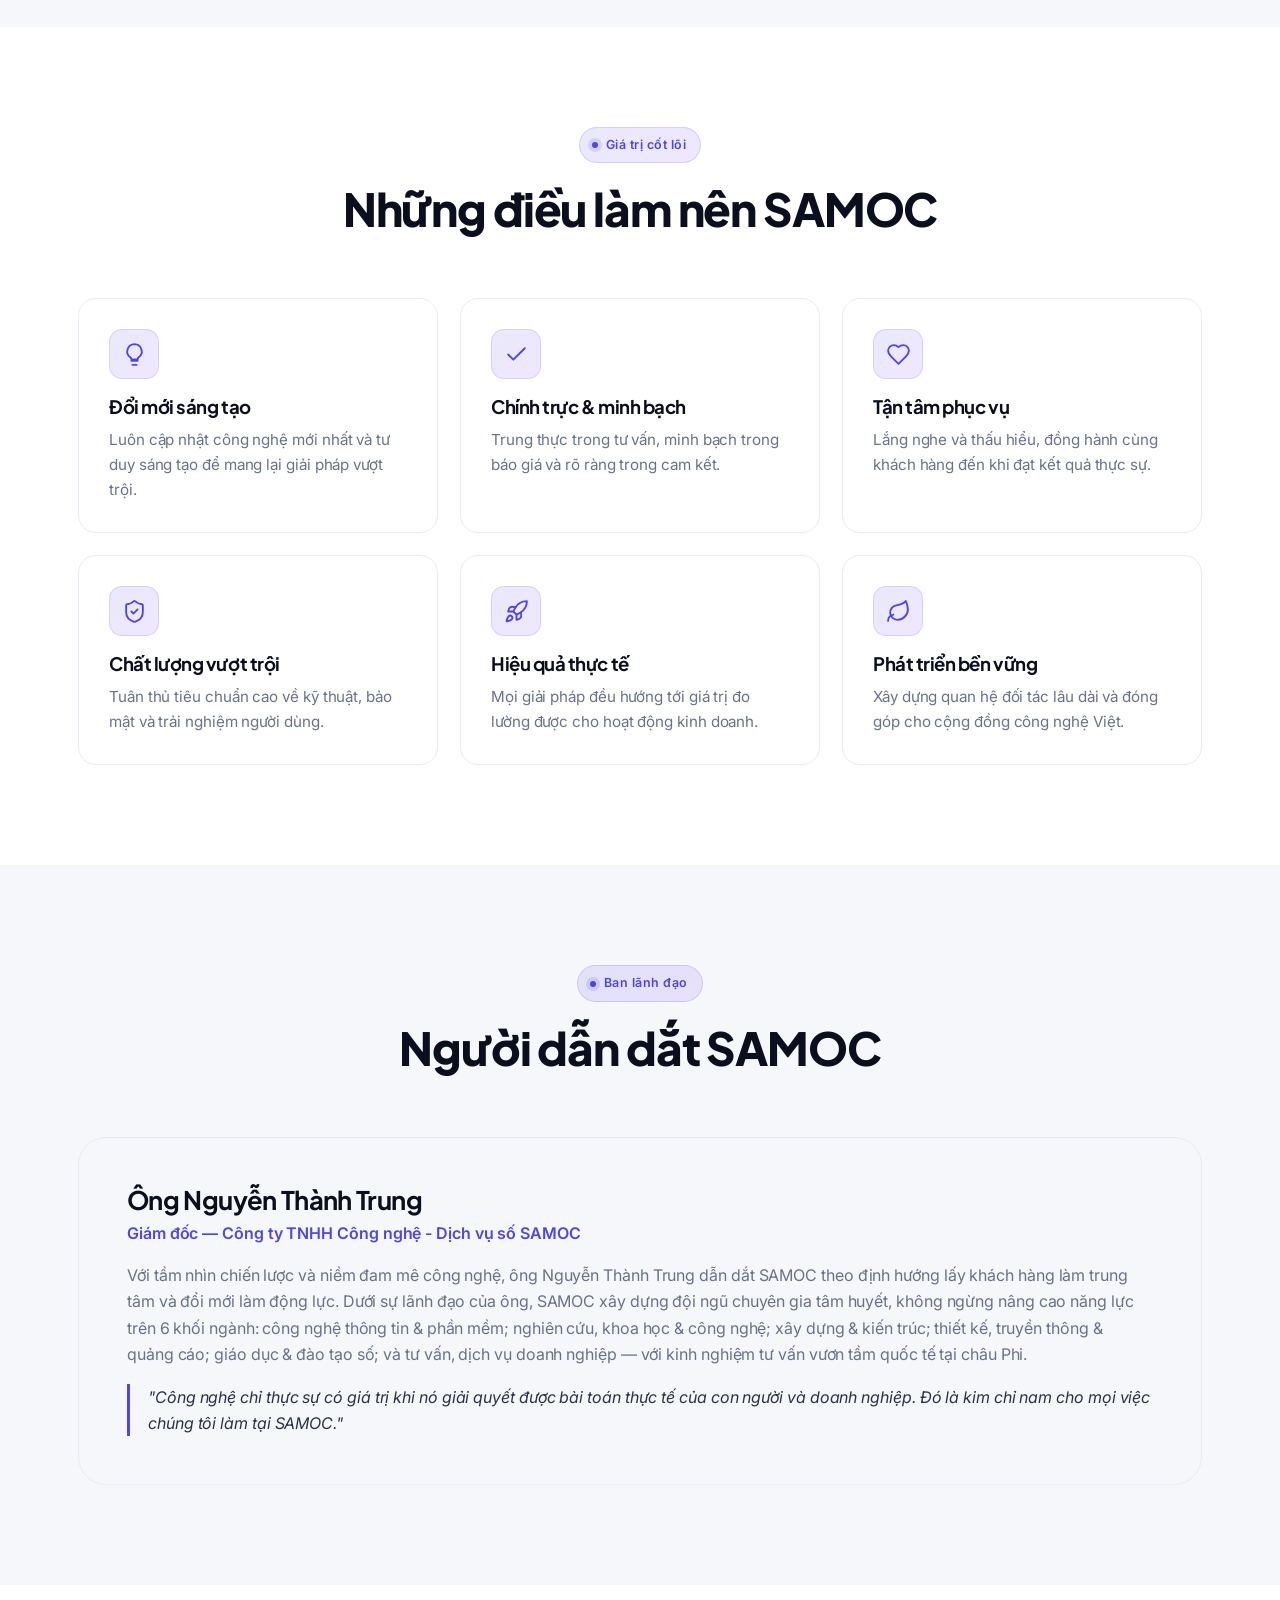
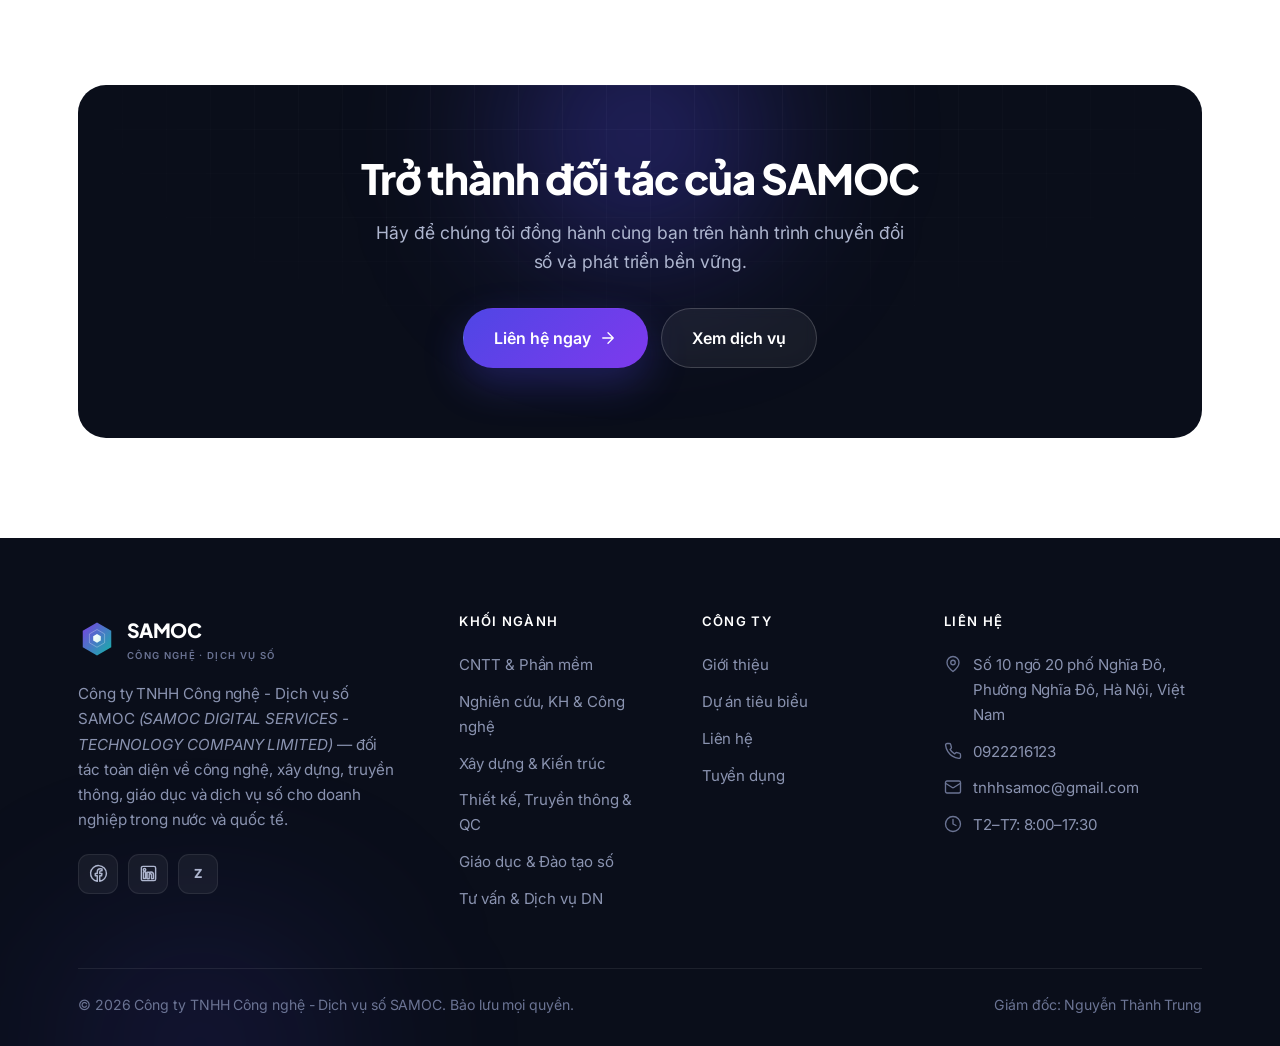
<file: samoc-website-main/about.html>
<!DOCTYPE html>
<html lang="vi">
<head>
  <meta charset="UTF-8" />
  <meta name="viewport" content="width=device-width, initial-scale=1.0" />
  <title>Giới thiệu — Công ty TNHH Công nghệ - Dịch vụ số SAMOC</title>
  <meta name="description" content="Giới thiệu Công ty TNHH Công nghệ - Dịch vụ số SAMOC: tầm nhìn, sứ mệnh, giá trị cốt lõi và ban lãnh đạo do Giám đốc Nguyễn Thành Trung dẫn dắt." />
  <link rel="icon" type="image/svg+xml" href="assets/favicon.svg" />
  <meta name="theme-color" content="#0b0f1d" />
  <link rel="canonical" href="https://samoc.com/about.html" />
  <meta property="og:type" content="website" />
  <meta property="og:site_name" content="SAMOC" />
  <meta property="og:locale" content="vi_VN" />
  <meta property="og:title" content="Giới thiệu — Công ty TNHH Công nghệ - Dịch vụ số SAMOC" />
  <meta property="og:description" content="Tầm nhìn, sứ mệnh, giá trị cốt lõi và ban lãnh đạo của SAMOC do Giám đốc Nguyễn Thành Trung dẫn dắt." />
  <meta property="og:url" content="https://samoc.com/about.html" />
  <meta property="og:image" content="https://samoc.com/assets/og-image.svg" />
  <meta name="twitter:card" content="summary_large_image" />
  <meta name="twitter:title" content="Giới thiệu — SAMOC" />
  <meta name="twitter:description" content="Tầm nhìn, sứ mệnh, giá trị cốt lõi và ban lãnh đạo của SAMOC." />
  <meta name="twitter:image" content="https://samoc.com/assets/og-image.svg" />
  <link rel="preconnect" href="https://fonts.googleapis.com" />
  <link rel="preconnect" href="https://fonts.gstatic.com" crossorigin />
  <link href="https://fonts.googleapis.com/css2?family=Plus+Jakarta+Sans:wght@500;600;700;800&family=Inter:wght@400;500;600&family=JetBrains+Mono:wght@400;500&display=swap" rel="stylesheet" />
  <link rel="stylesheet" href="assets/css/style.css" />
</head>
<body>

  <header class="site-header">
    <div class="container nav">
      <a href="index.html" class="brand" aria-label="SAMOC trang chủ">
<svg class="logo" viewBox="0 0 120 120" fill="none" xmlns="http://www.w3.org/2000/svg" aria-hidden="true">
  <defs>
    <linearGradient id="tg" x1="0" y1="0" x2="1" y2="1">
      <stop offset="0" stop-color="#7b3fe4"/>
      <stop offset="1" stop-color="#12b5a6"/>
    </linearGradient>
    <linearGradient id="bg" x1="0" y1="0" x2="1" y2="1">
      <stop offset="0" stop-color="#ffffff"/>
      <stop offset="1" stop-color="#d6f5f0"/>
    </linearGradient>
  </defs>
  <polygon points="60,8 105,34 105,86 60,112 15,86 15,34" fill="url(#tg)"/>
  <polygon points="60,30 84,44 84,72 60,86 36,72 36,44" fill="none" stroke="#ffffff" stroke-opacity="0.30" stroke-width="3"/>
  <polygon points="60,44 72,51 72,65 60,72 48,65 48,51" fill="url(#bg)"/>
</svg>
      <span>SAMOC<small>Công nghệ · Dịch vụ số</small></span>
      </a>
      <nav class="nav-links" id="navLinks">
        <a href="index.html">Trang chủ</a>
        <a href="about.html" class="active">Giới thiệu</a>
        <a href="services.html">Khối ngành</a>
        <a href="projects.html">Dự án</a>
        <a href="careers.html">Tuyển dụng</a>
        <a href="contact.html">Liên hệ</a>
        <a href="contact.html#contactForm" class="btn btn-brand nav-cta">Tư vấn miễn phí</a>
      </nav>
      <button class="nav-toggle" id="navToggle" aria-label="Mở menu"><svg class="icon" viewBox="0 0 24 24"><path d="M4 6h16M4 12h16M4 18h16"/></svg></button>
    </div>
  </header>

  <section class="page-hero">
    <div class="glow"></div>
    <div class="container">
      <div class="breadcrumb"><a href="index.html">Trang chủ</a> <span class="sep">/</span> Giới thiệu</div>
      <h1>Về Công ty TNHH Công nghệ - Dịch vụ số SAMOC</h1>
      <p>Chúng tôi là đơn vị công nghệ trẻ, năng động, mang khát vọng đưa công nghệ và trí tuệ nhân tạo đến gần hơn với mọi doanh nghiệp Việt Nam.</p>
    </div>
  </section>

  <!-- INTRO -->
  <section>
    <div class="container">
      <div class="split">
        <div class="reveal">
          <span class="eyebrow">Câu chuyện của chúng tôi</span>
          <h2 class="section-title">Hành trình kiến tạo giá trị bằng công nghệ</h2>
          <p style="margin-top:16px">Công ty TNHH Công nghệ - Dịch vụ số SAMOC được thành lập với niềm tin rằng công nghệ là đòn bẩy mạnh mẽ nhất giúp doanh nghiệp Việt bứt phá. Từ những dự án phần mềm đầu tiên, chúng tôi không ngừng mở rộng năng lực sang trí tuệ nhân tạo, xây dựng, thiết kế và đào tạo.</p>
          <p style="margin-top:14px">Ngày nay, SAMOC tự hào là một trong số ít đơn vị cung cấp hệ sinh thái dịch vụ toàn diện — nơi một doanh nghiệp có thể tìm thấy mọi giải pháp công nghệ cần thiết, từ một nền tảng phần mềm, một hệ thống AI thông minh, một công trình hiện đại cho đến một đội ngũ nhân sự thành thạo kỹ năng số.</p>
          <a href="contact.html" class="btn btn-outline" style="margin-top:18px">Hợp tác cùng chúng tôi
            <svg class="icon" viewBox="0 0 24 24"><path d="M5 12h14M12 5l7 7-7 7"/></svg></a>
        </div>
        <div class="reveal" data-delay="1">
          <div class="showcase">
            <div class="grid-bg"></div>
            <div class="showcase-inner">
              <div class="sc-row"><span class="t"><svg class="icon" viewBox="0 0 24 24"><path d="M3 9h18M9 21V9"/><rect x="3" y="3" width="18" height="18" rx="2"/></svg>Hệ sinh thái SAMOC</span><span class="sc-pill">6 khối ngành</span></div>
              <div class="sc-cards" style="grid-template-columns:1fr 1fr;gap:12px;margin-top:8px">
                <div class="sc-mini"><span>Khối ngành cốt lõi</span><b>6</b></div>
                <div class="sc-mini"><span>Ngành nghề đăng ký</span><b>27</b></div>
                <div class="sc-mini"><span>Thị trường</span><b style="font-size:1.1rem">Quốc tế</b></div>
                <div class="sc-mini"><span>Mô hình</span><b style="font-size:1.1rem">Trọn gói</b></div>
              </div>
            </div>
          </div>
        </div>
      </div>
    </div>
  </section>

  <!-- MISSION / VISION -->
  <section style="background:var(--c-bg-soft)">
    <div class="container">
      <div class="values-grid">
        <div class="value reveal">
          <div class="vi"><svg class="icon" viewBox="0 0 24 24"><circle cx="12" cy="12" r="10"/><circle cx="12" cy="12" r="6"/><circle cx="12" cy="12" r="2"/></svg></div>
          <h4>Sứ mệnh</h4>
          <p>Mang công nghệ và trí tuệ nhân tạo trở thành công cụ thiết thực, giúp doanh nghiệp Việt nâng cao năng suất, tối ưu chi phí và phát triển bền vững.</p>
        </div>
        <div class="value reveal" data-delay="1">
          <div class="vi"><svg class="icon" viewBox="0 0 24 24"><circle cx="11" cy="11" r="8"/><path d="m21 21-4.3-4.3M11 8v6M8 11h6"/></svg></div>
          <h4>Tầm nhìn</h4>
          <p>Trở thành đối tác công nghệ hàng đầu khu vực, dẫn dắt làn sóng chuyển đổi số và ứng dụng AI cho doanh nghiệp vừa và nhỏ tại Việt Nam.</p>
        </div>
        <div class="value reveal" data-delay="2">
          <div class="vi"><svg class="icon" viewBox="0 0 24 24"><path d="M6 3h12l4 6-10 13L2 9z"/><path d="M11 3 8 9l4 13 4-13-3-6M2 9h20"/></svg></div>
          <h4>Cam kết</h4>
          <p>Đặt lợi ích và thành công của khách hàng làm trung tâm, bảo đảm chất lượng, tiến độ và sự đồng hành lâu dài trong mọi dự án.</p>
        </div>
      </div>
    </div>
  </section>

  <!-- CORE VALUES -->
  <section>
    <div class="container">
      <div class="section-head reveal">
        <span class="eyebrow">Giá trị cốt lõi</span>
        <h2 class="section-title">Những điều làm nên SAMOC</h2>
      </div>
      <div class="values-grid">
        <div class="value reveal"><div class="vi"><svg class="icon" viewBox="0 0 24 24"><path d="M9 18h6M10 22h4M12 2a7 7 0 0 0-4 12.7c.6.5 1 1.3 1 2.1h6c0-.8.4-1.6 1-2.1A7 7 0 0 0 12 2z"/></svg></div><h4>Đổi mới sáng tạo</h4><p>Luôn cập nhật công nghệ mới nhất và tư duy sáng tạo để mang lại giải pháp vượt trội.</p></div>
        <div class="value reveal" data-delay="1"><div class="vi"><svg class="icon" viewBox="0 0 24 24"><path d="M20 6 9 17l-5-5"/></svg></div><h4>Chính trực &amp; minh bạch</h4><p>Trung thực trong tư vấn, minh bạch trong báo giá và rõ ràng trong cam kết.</p></div>
        <div class="value reveal" data-delay="2"><div class="vi"><svg class="icon" viewBox="0 0 24 24"><path d="M19 14c1.49-1.46 3-3.21 3-5.5A5.5 5.5 0 0 0 16.5 3c-1.76 0-3 .5-4.5 2-1.5-1.5-2.74-2-4.5-2A5.5 5.5 0 0 0 2 8.5c0 2.3 1.5 4.05 3 5.5l7 7Z"/></svg></div><h4>Tận tâm phục vụ</h4><p>Lắng nghe và thấu hiểu, đồng hành cùng khách hàng đến khi đạt kết quả thực sự.</p></div>
        <div class="value reveal"><div class="vi"><svg class="icon" viewBox="0 0 24 24"><path d="M20 13c0 5-3.5 7.5-7.66 8.95a1 1 0 0 1-.67-.01C7.5 20.5 4 18 4 13V6a1 1 0 0 1 1-1c2 0 4.5-1.2 6.24-2.72a1.17 1.17 0 0 1 1.52 0C14.51 3.81 17 5 19 5a1 1 0 0 1 1 1z"/><path d="m9 12 2 2 4-4"/></svg></div><h4>Chất lượng vượt trội</h4><p>Tuân thủ tiêu chuẩn cao về kỹ thuật, bảo mật và trải nghiệm người dùng.</p></div>
        <div class="value reveal" data-delay="1"><div class="vi"><svg class="icon" viewBox="0 0 24 24"><path d="M4.5 16.5c-1.5 1.26-2 5-2 5s3.74-.5 5-2c.71-.84.7-2.13-.09-2.91a2.18 2.18 0 0 0-2.91-.09zM12 15l-3-3a22 22 0 0 1 2-3.95A12.88 12.88 0 0 1 22 2c0 2.72-.78 7.5-6 11a22.35 22.35 0 0 1-4 2z"/><path d="M9 12H4s.55-3.03 2-4c1.62-1.08 5 0 5 0M12 15v5s3.03-.55 4-2c1.08-1.62 0-5 0-5"/></svg></div><h4>Hiệu quả thực tế</h4><p>Mọi giải pháp đều hướng tới giá trị đo lường được cho hoạt động kinh doanh.</p></div>
        <div class="value reveal" data-delay="2"><div class="vi"><svg class="icon" viewBox="0 0 24 24"><path d="M11 20A7 7 0 0 1 9.8 6.1C15.5 5 17 4.48 19 2c1 2 2 4.18 2 8 0 5.5-4.78 10-10 10z"/><path d="M2 21c0-3 1.85-5.36 5.08-6"/></svg></div><h4>Phát triển bền vững</h4><p>Xây dựng quan hệ đối tác lâu dài và đóng góp cho cộng đồng công nghệ Việt.</p></div>
      </div>
    </div>
  </section>

  <!-- LEADER -->
  <section style="background:var(--c-bg-soft)">
    <div class="container">
      <div class="section-head reveal">
        <span class="eyebrow">Ban lãnh đạo</span>
        <h2 class="section-title">Người dẫn dắt SAMOC</h2>
      </div>
      <div class="leader reveal" style="display:block">
        <div>
          <h3>Ông Nguyễn Thành Trung</h3>
          <div class="role">Giám đốc — Công ty TNHH Công nghệ - Dịch vụ số SAMOC</div>
          <p>Với tầm nhìn chiến lược và niềm đam mê công nghệ, ông Nguyễn Thành Trung dẫn dắt SAMOC theo định hướng lấy khách hàng làm trung tâm và đổi mới làm động lực. Dưới sự lãnh đạo của ông, SAMOC xây dựng đội ngũ chuyên gia tâm huyết, không ngừng nâng cao năng lực trên 6 khối ngành: công nghệ thông tin &amp; phần mềm; nghiên cứu, khoa học &amp; công nghệ; xây dựng &amp; kiến trúc; thiết kế, truyền thông &amp; quảng cáo; giáo dục &amp; đào tạo số; và tư vấn, dịch vụ doanh nghiệp — với kinh nghiệm tư vấn vươn tầm quốc tế tại châu Phi.</p>
          <p class="quote">"Công nghệ chỉ thực sự có giá trị khi nó giải quyết được bài toán thực tế của con người và doanh nghiệp. Đó là kim chỉ nam cho mọi việc chúng tôi làm tại SAMOC."</p>
        </div>
      </div>
    </div>
  </section>

  <!-- CTA -->
  <section>
    <div class="container">
      <div class="cta-band reveal">
        <div class="grid-bg"></div><div class="glow"></div>
        <h2>Trở thành đối tác của SAMOC</h2>
        <p>Hãy để chúng tôi đồng hành cùng bạn trên hành trình chuyển đổi số và phát triển bền vững.</p>
        <div class="cta-actions">
          <a href="contact.html" class="btn btn-brand btn-lg">Liên hệ ngay <svg class="icon" viewBox="0 0 24 24"><path d="M5 12h14M12 5l7 7-7 7"/></svg></a>
          <a href="services.html" class="btn btn-ghost btn-lg">Xem dịch vụ</a>
        </div>
      </div>
    </div>
  </section>

  <footer class="site-footer">
    <div class="glow"></div>
    <div class="container">
      <div class="footer-grid">
        <div class="footer-about">
          <a href="index.html" class="brand">
<svg class="logo" viewBox="0 0 120 120" fill="none" aria-hidden="true"><defs><linearGradient id="tgf" x1="0" y1="0" x2="1" y2="1"><stop offset="0" stop-color="#7b3fe4"/><stop offset="1" stop-color="#12b5a6"/></linearGradient><linearGradient id="bgf" x1="0" y1="0" x2="1" y2="1"><stop offset="0" stop-color="#ffffff"/><stop offset="1" stop-color="#d6f5f0"/></linearGradient></defs><polygon points="60,8 105,34 105,86 60,112 15,86 15,34" fill="url(#tgf)"/><polygon points="60,30 84,44 84,72 60,86 36,72 36,44" fill="none" stroke="#ffffff" stroke-opacity="0.30" stroke-width="3"/><polygon points="60,44 72,51 72,65 60,72 48,65 48,51" fill="url(#bgf)"/></svg>            
          <span>SAMOC<small>Công nghệ · Dịch vụ số</small></span>
          </a>
          <p>Công ty TNHH Công nghệ - Dịch vụ số SAMOC <em>(SAMOC DIGITAL SERVICES - TECHNOLOGY COMPANY LIMITED)</em> — đối tác toàn diện về công nghệ, xây dựng, truyền thông, giáo dục và dịch vụ số cho doanh nghiệp trong nước và quốc tế.</p>
          <div class="socials">
            <a href="https://www.facebook.com/samocdigital/" target="_blank" rel="noopener noreferrer" aria-label="Facebook SAMOC"><svg class="icon" viewBox="0 0 24 24" fill="currentColor" stroke="none"><path d="M22 12a10 10 0 1 0-11.56 9.88v-6.99H7.9V12h2.54V9.8c0-2.5 1.49-3.89 3.78-3.89 1.09 0 2.24.2 2.24.2v2.46h-1.26c-1.24 0-1.63.77-1.63 1.56V12h2.78l-.44 2.89h-2.34v6.99A10 10 0 0 0 22 12z"/></svg></a>
            <a href="#" aria-label="LinkedIn"><svg class="icon" viewBox="0 0 24 24" fill="currentColor" stroke="none"><path d="M19 3a2 2 0 0 1 2 2v14a2 2 0 0 1-2 2H5a2 2 0 0 1-2-2V5a2 2 0 0 1 2-2zM8.34 18.34V9.99H5.67v8.35zM7 8.84a1.55 1.55 0 1 0 0-3.1 1.55 1.55 0 0 0 0 3.1zm11.34 9.5v-4.58c0-2.45-1.31-3.59-3.06-3.59-1.41 0-2.04.78-2.39 1.32v-1.13h-2.67v8.35h2.67v-4.66c0-.25.02-.5.09-.67.2-.5.65-1.01 1.41-1.01.99 0 1.39.76 1.39 1.86v4.48z"/></svg></a>
            <a href="#" aria-label="Zalo"><strong style="font-size:.78rem;font-weight:800">Z</strong></a>
          </div>
        </div>
        <div class="footer-col"><h5>Khối ngành</h5>
          <a href="services.html#it">CNTT &amp; Phần mềm</a>
          <a href="services.html#rnd">Nghiên cứu, KH &amp; Công nghệ</a>
          <a href="services.html#construction">Xây dựng &amp; Kiến trúc</a>
          <a href="services.html#media">Thiết kế, Truyền thông &amp; QC</a>
          <a href="services.html#education">Giáo dục &amp; Đào tạo số</a>
          <a href="services.html#consulting">Tư vấn &amp; Dịch vụ DN</a>
        </div>
        <div class="footer-col"><h5>Công ty</h5>
          <a href="about.html">Giới thiệu</a>
          <a href="projects.html">Dự án tiêu biểu</a>
          <a href="contact.html">Liên hệ</a>
          <a href="careers.html">Tuyển dụng</a>
        </div>
        <div class="footer-col footer-contact"><h5>Liên hệ</h5>
          <ul>
            <li><svg class="icon" viewBox="0 0 24 24"><path d="M20 10c0 6-8 12-8 12s-8-6-8-12a8 8 0 0 1 16 0Z"/><circle cx="12" cy="10" r="3"/></svg><span>Số 10 ngõ 20 phố Nghĩa Đô, Phường Nghĩa Đô, Hà Nội, Việt Nam</span></li>
            <li><svg class="icon" viewBox="0 0 24 24"><path d="M22 16.92v3a2 2 0 0 1-2.18 2 19.79 19.79 0 0 1-8.63-3.07 19.5 19.5 0 0 1-6-6 19.79 19.79 0 0 1-3.07-8.67A2 2 0 0 1 4.11 2h3a2 2 0 0 1 2 1.72c.13.96.36 1.9.7 2.81a2 2 0 0 1-.45 2.11L8.09 9.91a16 16 0 0 0 6 6l1.27-1.27a2 2 0 0 1 2.11-.45c.91.34 1.85.57 2.81.7A2 2 0 0 1 22 16.92z"/></svg><a href="tel:0967515828">0922216123</a></li>
            <li><svg class="icon" viewBox="0 0 24 24"><rect width="20" height="16" x="2" y="4" rx="2"/><path d="m22 7-8.97 5.7a1.94 1.94 0 0 1-2.06 0L2 7"/></svg><a href="mailto:tnhhsamoc@gmail.com">tnhhsamoc@gmail.com</a></li>
            <li><svg class="icon" viewBox="0 0 24 24"><circle cx="12" cy="12" r="10"/><path d="M12 6v6l4 2"/></svg><span>T2–T7: 8:00–17:30</span></li>
          </ul>
        </div>
      </div>
      <div class="footer-bottom">
        <span>© <span id="year">2026</span> Công ty TNHH Công nghệ - Dịch vụ số SAMOC. Bảo lưu mọi quyền.</span>
        <span>Giám đốc: Nguyễn Thành Trung</span>
      </div>
    </div>
  </footer>

  <script src="assets/js/main.js"></script>
</body>
</html>
</file>
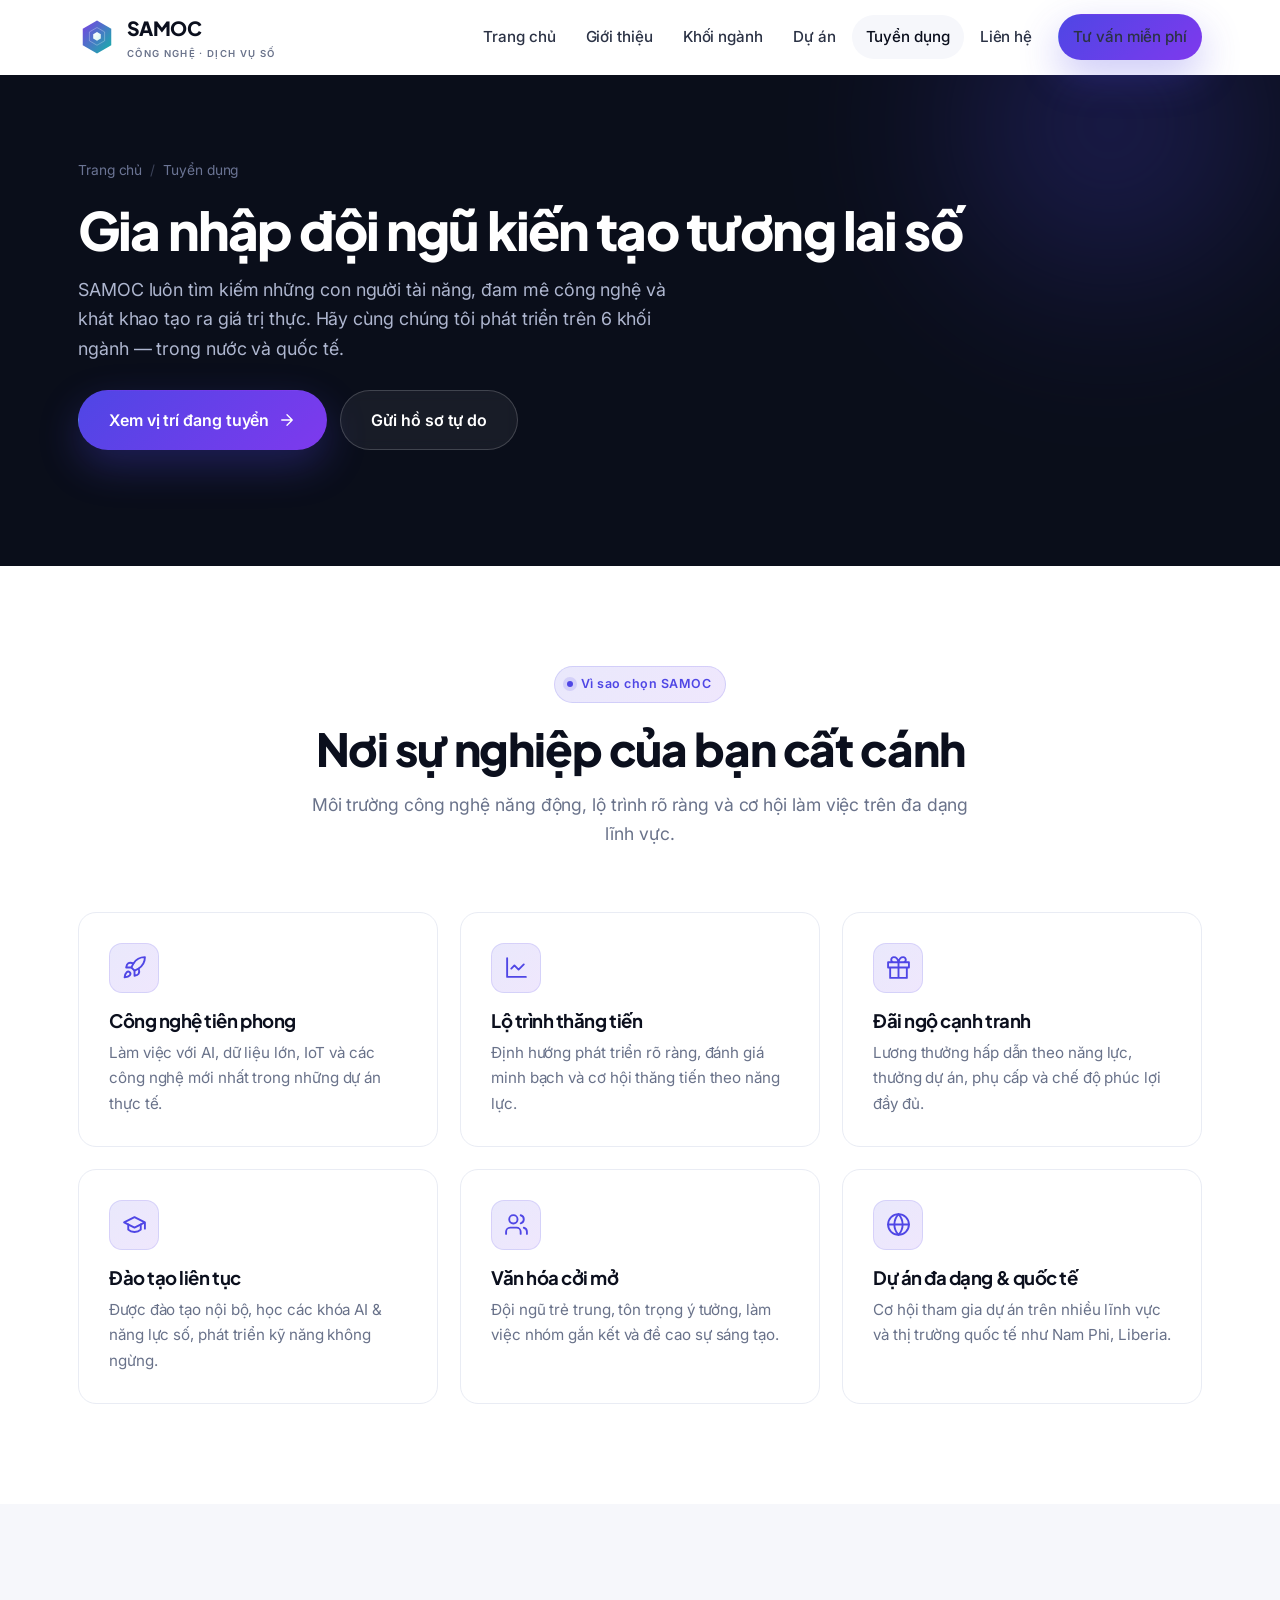
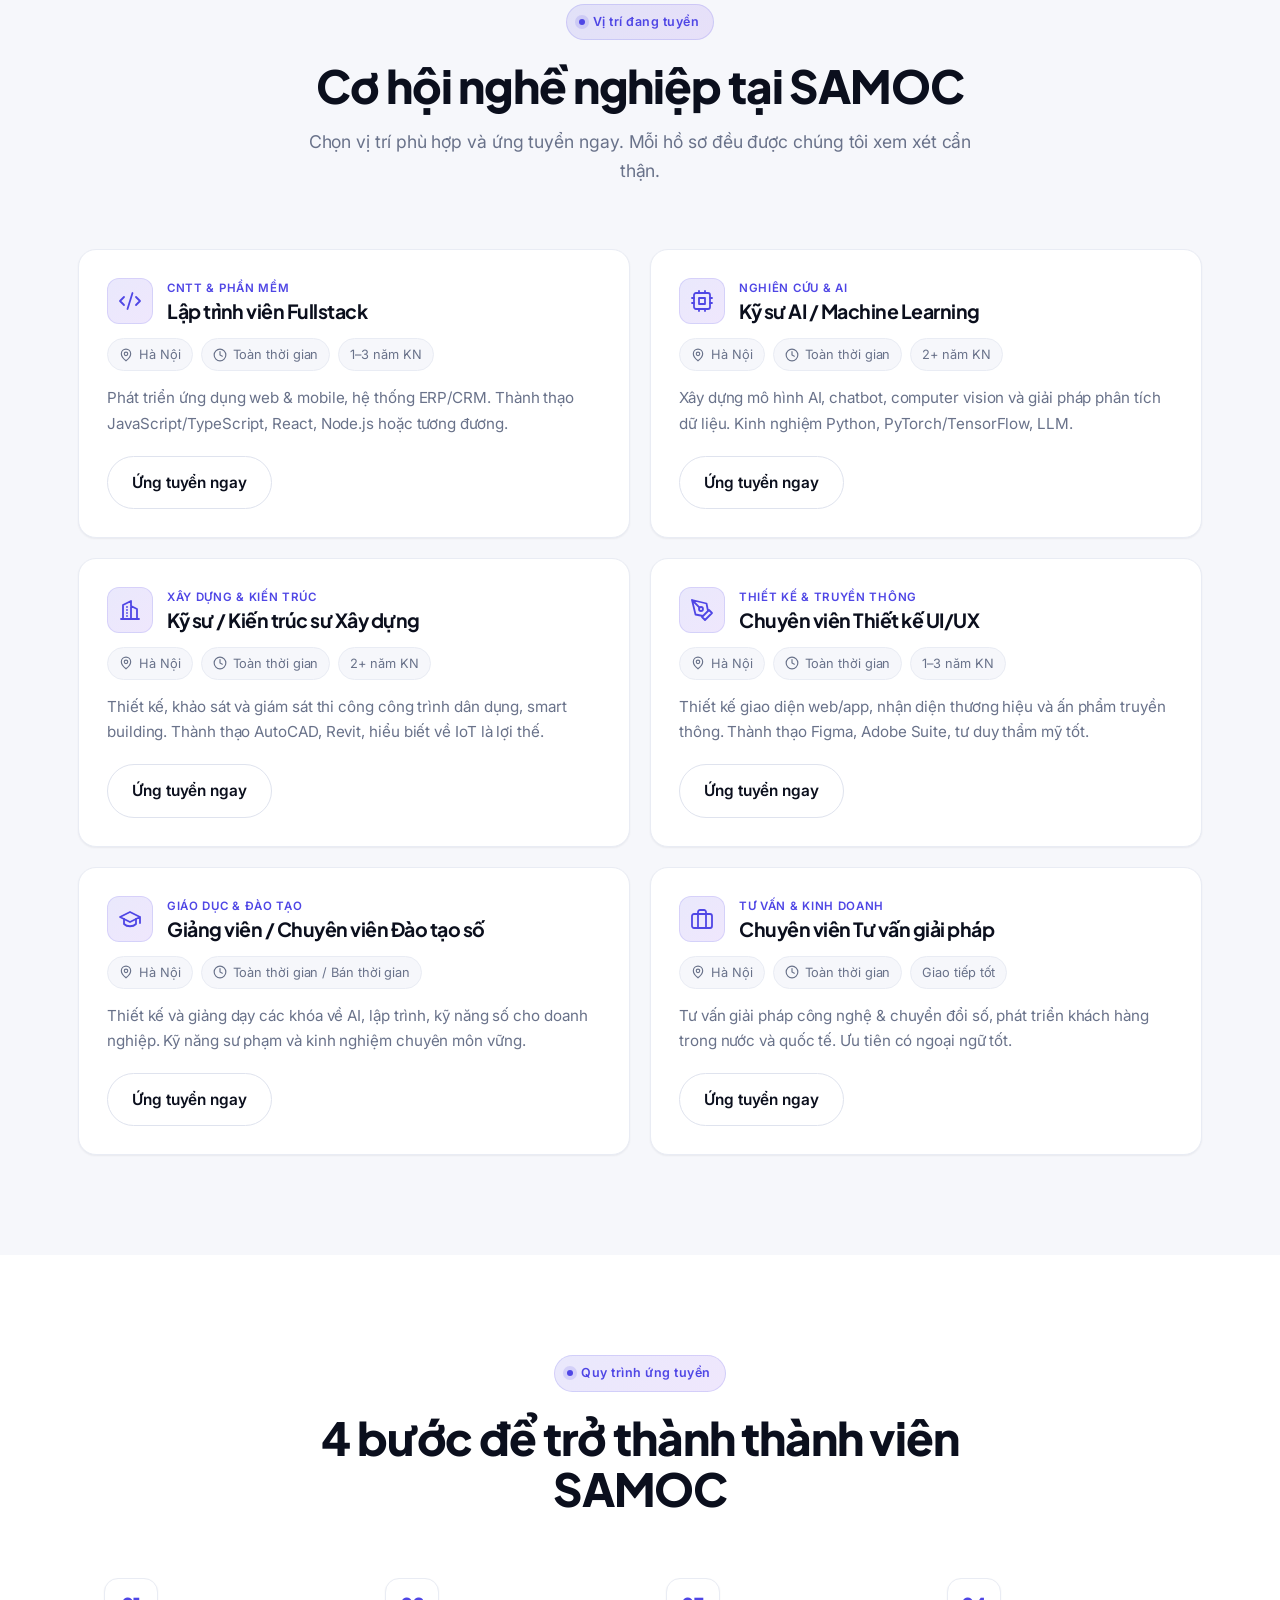
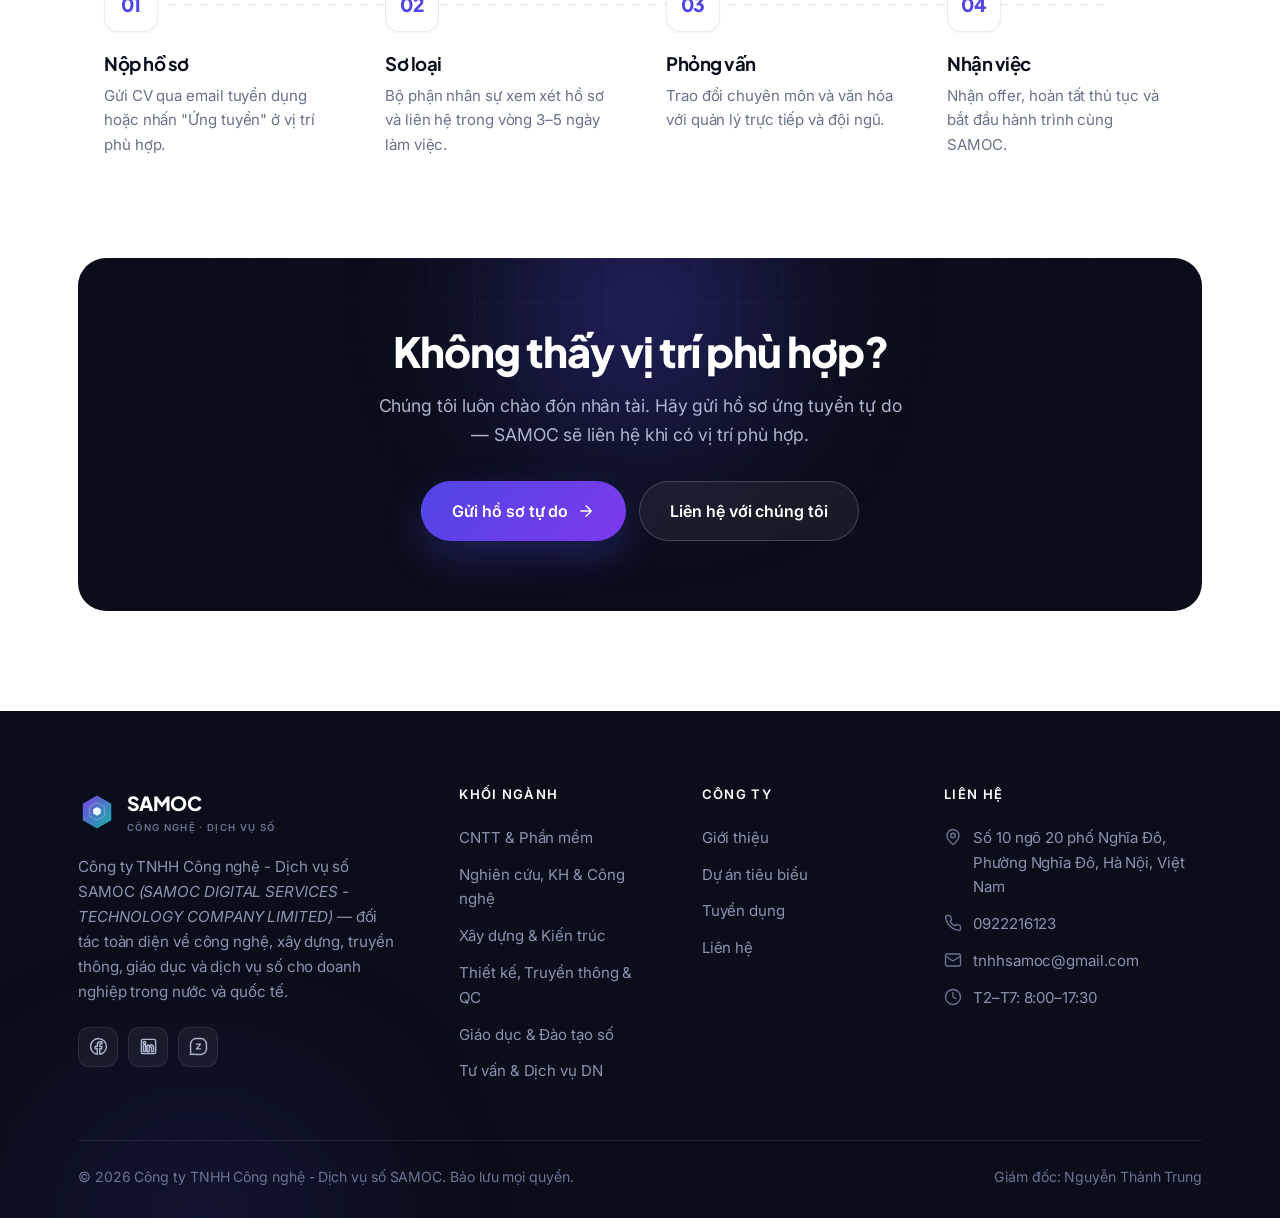
<file: samoc-website-main/careers.html>
<!DOCTYPE html>
<html lang="vi">
<head>
  <meta charset="UTF-8" />
  <meta name="viewport" content="width=device-width, initial-scale=1.0" />
  <title>Tuyển dụng — Công ty TNHH Công nghệ - Dịch vụ số SAMOC</title>
  <meta name="description" content="Cơ hội nghề nghiệp tại SAMOC: lập trình, AI, xây dựng, thiết kế, đào tạo và tư vấn. Gia nhập đội ngũ kiến tạo tương lai số." />
  <link rel="icon" type="image/svg+xml" href="assets/favicon.svg" />
  <meta name="theme-color" content="#0b0f1d" />
  <link rel="canonical" href="https://samoc.com/careers.html" />
  <meta property="og:type" content="website" />
  <meta property="og:site_name" content="SAMOC" />
  <meta property="og:locale" content="vi_VN" />
  <meta property="og:title" content="Tuyển dụng — SAMOC" />
  <meta property="og:description" content="Cơ hội nghề nghiệp tại SAMOC: lập trình, AI, xây dựng, thiết kế, đào tạo và tư vấn." />
  <meta property="og:url" content="https://samoc.com/careers.html" />
  <meta property="og:image" content="https://samoc.com/assets/og-image.svg" />
  <meta name="twitter:card" content="summary_large_image" />
  <meta name="twitter:title" content="Tuyển dụng — SAMOC" />
  <meta name="twitter:description" content="Gia nhập đội ngũ kiến tạo tương lai số cùng SAMOC." />
  <meta name="twitter:image" content="https://samoc.com/assets/og-image.svg" />
  <link rel="preconnect" href="https://fonts.googleapis.com" />
  <link rel="preconnect" href="https://fonts.gstatic.com" crossorigin />
  <link href="https://fonts.googleapis.com/css2?family=Plus+Jakarta+Sans:wght@500;600;700;800&family=Inter:wght@400;500;600&family=JetBrains+Mono:wght@400;500&display=swap" rel="stylesheet" />
  <link rel="stylesheet" href="assets/css/style.css" />
  <style>
    .jobs { display:grid; grid-template-columns:1fr 1fr; gap:20px; }
    .job { border:1px solid var(--c-line); border-radius:var(--radius); padding:28px; background:#fff; box-shadow:var(--shadow-xs); transition:transform .3s var(--ease), box-shadow .3s var(--ease), border-color .3s; display:flex; flex-direction:column; }
    .job:hover { transform:translateY(-4px); box-shadow:var(--shadow-md); border-color:var(--c-line-2); }
    .job .job-top { display:flex; align-items:center; gap:14px; margin-bottom:14px; }
    .job .job-ic { width:46px; height:46px; flex:none; border-radius:12px; background:var(--grad-brand-soft); color:var(--c-primary); border:1px solid rgba(79,70,229,.14); display:grid; place-items:center; }
    .job .job-ic .icon { width:24px; height:24px; }
    .job .job-tag { font-size:.72rem; font-weight:600; text-transform:uppercase; letter-spacing:.06em; color:var(--c-primary); }
    .job h3 { font-size:1.22rem; margin-top:3px; }
    .job .job-meta { display:flex; flex-wrap:wrap; gap:8px; margin-bottom:14px; }
    .job .job-meta span { font-size:.8rem; color:var(--c-muted); background:var(--c-bg-soft); border:1px solid var(--c-line); padding:5px 11px; border-radius:100px; display:inline-flex; align-items:center; gap:6px; }
    .job .job-meta .icon { width:14px; height:14px; stroke-width:2; }
    .job p { font-size:.95rem; margin-bottom:20px; }
    .job .btn { align-self:flex-start; margin-top:auto; }
    @media (max-width:760px){ .jobs{ grid-template-columns:1fr; } }
  </style>
</head>
<body>

  <header class="site-header">
    <div class="container nav">
      <a href="index.html" class="brand" aria-label="SAMOC trang chủ">
<svg class="logo" viewBox="0 0 120 120" fill="none" xmlns="http://www.w3.org/2000/svg" aria-hidden="true">
  <defs>
    <linearGradient id="tg" x1="0" y1="0" x2="1" y2="1">
      <stop offset="0" stop-color="#7b3fe4"/>
      <stop offset="1" stop-color="#12b5a6"/>
    </linearGradient>
    <linearGradient id="bg" x1="0" y1="0" x2="1" y2="1">
      <stop offset="0" stop-color="#ffffff"/>
      <stop offset="1" stop-color="#d6f5f0"/>
    </linearGradient>
  </defs>
  <polygon points="60,8 105,34 105,86 60,112 15,86 15,34" fill="url(#tg)"/>
  <polygon points="60,30 84,44 84,72 60,86 36,72 36,44" fill="none" stroke="#ffffff" stroke-opacity="0.30" stroke-width="3"/>
  <polygon points="60,44 72,51 72,65 60,72 48,65 48,51" fill="url(#bg)"/>
</svg>        
        <span>SAMOC<small>Công nghệ · Dịch vụ số</small></span>
      </a>
      <nav class="nav-links" id="navLinks">
        <a href="index.html">Trang chủ</a>
        <a href="about.html">Giới thiệu</a>
        <a href="services.html">Khối ngành</a>
        <a href="projects.html">Dự án</a>
        <a href="careers.html" class="active">Tuyển dụng</a>
        <a href="contact.html">Liên hệ</a>
        <a href="contact.html#contactForm" class="btn btn-brand nav-cta">Tư vấn miễn phí</a>
      </nav>
      <button class="nav-toggle" id="navToggle" aria-label="Mở menu"><svg class="icon" viewBox="0 0 24 24"><path d="M4 6h16M4 12h16M4 18h16"/></svg></button>
    </div>
  </header>

  <section class="page-hero">
    <div class="glow"></div>
    <div class="container">
      <div class="breadcrumb"><a href="index.html">Trang chủ</a> <span class="sep">/</span> Tuyển dụng</div>
      <h1>Gia nhập đội ngũ kiến tạo tương lai số</h1>
      <p>SAMOC luôn tìm kiếm những con người tài năng, đam mê công nghệ và khát khao tạo ra giá trị thực. Hãy cùng chúng tôi phát triển trên 6 khối ngành — trong nước và quốc tế.</p>
      <div class="hero-actions" style="margin-top:26px">
        <a href="#positions" class="btn btn-brand btn-lg">Xem vị trí đang tuyển
          <svg class="icon" viewBox="0 0 24 24"><path d="M5 12h14M12 5l7 7-7 7"/></svg></a>
        <a href="mailto:tnhhsamoc@gmail.com" class="btn btn-ghost btn-lg">Gửi hồ sơ tự do</a>
      </div>
    </div>
  </section>

  <!-- WHY JOIN -->
  <section>
    <div class="container">
      <div class="section-head reveal">
        <span class="eyebrow">Vì sao chọn SAMOC</span>
        <h2 class="section-title">Nơi sự nghiệp của bạn cất cánh</h2>
        <p>Môi trường công nghệ năng động, lộ trình rõ ràng và cơ hội làm việc trên đa dạng lĩnh vực.</p>
      </div>
      <div class="values-grid">
        <div class="value reveal"><div class="vi"><svg class="icon" viewBox="0 0 24 24"><path d="M4.5 16.5c-1.5 1.26-2 5-2 5s3.74-.5 5-2c.71-.84.7-2.13-.09-2.91a2.18 2.18 0 0 0-2.91-.09zM12 15l-3-3a22 22 0 0 1 2-3.95A12.88 12.88 0 0 1 22 2c0 2.72-.78 7.5-6 11a22.35 22.35 0 0 1-4 2z"/><path d="M9 12H4s.55-3.03 2-4c1.62-1.08 5 0 5 0M12 15v5s3.03-.55 4-2c1.08-1.62 0-5 0-5"/></svg></div><h4>Công nghệ tiên phong</h4><p>Làm việc với AI, dữ liệu lớn, IoT và các công nghệ mới nhất trong những dự án thực tế.</p></div>
        <div class="value reveal" data-delay="1"><div class="vi"><svg class="icon" viewBox="0 0 24 24"><path d="M3 3v18h18"/><path d="m19 9-5 5-4-4-3 3"/></svg></div><h4>Lộ trình thăng tiến</h4><p>Định hướng phát triển rõ ràng, đánh giá minh bạch và cơ hội thăng tiến theo năng lực.</p></div>
        <div class="value reveal" data-delay="2"><div class="vi"><svg class="icon" viewBox="0 0 24 24"><path d="M20 12v10H4V12M2 7h20v5H2zM12 22V7M12 7H7.5a2.5 2.5 0 0 1 0-5C11 2 12 7 12 7zM12 7h4.5a2.5 2.5 0 0 0 0-5C13 2 12 7 12 7z"/></svg></div><h4>Đãi ngộ cạnh tranh</h4><p>Lương thưởng hấp dẫn theo năng lực, thưởng dự án, phụ cấp và chế độ phúc lợi đầy đủ.</p></div>
        <div class="value reveal"><div class="vi"><svg class="icon" viewBox="0 0 24 24"><path d="M22 10v6M2 10l10-5 10 5-10 5z"/><path d="M6 12v5c3 3 9 3 12 0v-5"/></svg></div><h4>Đào tạo liên tục</h4><p>Được đào tạo nội bộ, học các khóa AI &amp; năng lực số, phát triển kỹ năng không ngừng.</p></div>
        <div class="value reveal" data-delay="1"><div class="vi"><svg class="icon" viewBox="0 0 24 24"><path d="M16 21v-2a4 4 0 0 0-4-4H6a4 4 0 0 0-4 4v2"/><circle cx="9" cy="7" r="4"/><path d="M22 21v-2a4 4 0 0 0-3-3.87M16 3.13a4 4 0 0 1 0 7.75"/></svg></div><h4>Văn hóa cởi mở</h4><p>Đội ngũ trẻ trung, tôn trọng ý tưởng, làm việc nhóm gắn kết và đề cao sự sáng tạo.</p></div>
        <div class="value reveal" data-delay="2"><div class="vi"><svg class="icon" viewBox="0 0 24 24"><circle cx="12" cy="12" r="10"/><path d="M2 12h20M12 2a15.3 15.3 0 0 1 4 10 15.3 15.3 0 0 1-4 10 15.3 15.3 0 0 1-4-10 15.3 15.3 0 0 1 4-10z"/></svg></div><h4>Dự án đa dạng &amp; quốc tế</h4><p>Cơ hội tham gia dự án trên nhiều lĩnh vực và thị trường quốc tế như Nam Phi, Liberia.</p></div>
      </div>
    </div>
  </section>

  <!-- OPEN POSITIONS -->
  <section style="background:var(--c-bg-soft)" id="positions">
    <div class="container">
      <div class="section-head reveal">
        <span class="eyebrow">Vị trí đang tuyển</span>
        <h2 class="section-title">Cơ hội nghề nghiệp tại SAMOC</h2>
        <p>Chọn vị trí phù hợp và ứng tuyển ngay. Mỗi hồ sơ đều được chúng tôi xem xét cẩn thận.</p>
      </div>
      <div class="jobs">

        <div class="job reveal">
          <div class="job-top"><div class="job-ic"><svg class="icon" viewBox="0 0 24 24"><path d="m18 16 4-4-4-4M6 8l-4 4 4 4M14.5 4l-5 16"/></svg></div><div><div class="job-tag">CNTT &amp; Phần mềm</div><h3>Lập trình viên Fullstack</h3></div></div>
          <div class="job-meta"><span><svg class="icon" viewBox="0 0 24 24"><path d="M20 10c0 6-8 12-8 12s-8-6-8-12a8 8 0 0 1 16 0Z"/><circle cx="12" cy="10" r="3"/></svg>Hà Nội</span><span><svg class="icon" viewBox="0 0 24 24"><circle cx="12" cy="12" r="10"/><path d="M12 6v6l4 2"/></svg>Toàn thời gian</span><span>1–3 năm KN</span></div>
          <p>Phát triển ứng dụng web &amp; mobile, hệ thống ERP/CRM. Thành thạo JavaScript/TypeScript, React, Node.js hoặc tương đương.</p>
          <a href="mailto:tnhhsamoc@gmail.com?subject=Ung%20tuyen%20-%20Lap%20trinh%20vien%20Fullstack" class="btn btn-outline">Ứng tuyển ngay</a>
        </div>

        <div class="job reveal" data-delay="1">
          <div class="job-top"><div class="job-ic"><svg class="icon" viewBox="0 0 24 24"><rect x="4" y="4" width="16" height="16" rx="2"/><rect x="9" y="9" width="6" height="6"/><path d="M9 2v2M15 2v2M9 20v2M15 20v2M20 9h2M20 14h2M2 9h2M2 14h2"/></svg></div><div><div class="job-tag">Nghiên cứu &amp; AI</div><h3>Kỹ sư AI / Machine Learning</h3></div></div>
          <div class="job-meta"><span><svg class="icon" viewBox="0 0 24 24"><path d="M20 10c0 6-8 12-8 12s-8-6-8-12a8 8 0 0 1 16 0Z"/><circle cx="12" cy="10" r="3"/></svg>Hà Nội</span><span><svg class="icon" viewBox="0 0 24 24"><circle cx="12" cy="12" r="10"/><path d="M12 6v6l4 2"/></svg>Toàn thời gian</span><span>2+ năm KN</span></div>
          <p>Xây dựng mô hình AI, chatbot, computer vision và giải pháp phân tích dữ liệu. Kinh nghiệm Python, PyTorch/TensorFlow, LLM.</p>
          <a href="mailto:tnhhsamoc@gmail.com?subject=Ung%20tuyen%20-%20Ky%20su%20AI" class="btn btn-outline">Ứng tuyển ngay</a>
        </div>

        <div class="job reveal">
          <div class="job-top"><div class="job-ic"><svg class="icon" viewBox="0 0 24 24"><path d="M3 21h18M5 21V7l8-4v18M19 21V11l-6-3"/><path d="M9 9v.01M9 12v.01M9 15v.01M9 18v.01"/></svg></div><div><div class="job-tag">Xây dựng &amp; Kiến trúc</div><h3>Kỹ sư / Kiến trúc sư Xây dựng</h3></div></div>
          <div class="job-meta"><span><svg class="icon" viewBox="0 0 24 24"><path d="M20 10c0 6-8 12-8 12s-8-6-8-12a8 8 0 0 1 16 0Z"/><circle cx="12" cy="10" r="3"/></svg>Hà Nội</span><span><svg class="icon" viewBox="0 0 24 24"><circle cx="12" cy="12" r="10"/><path d="M12 6v6l4 2"/></svg>Toàn thời gian</span><span>2+ năm KN</span></div>
          <p>Thiết kế, khảo sát và giám sát thi công công trình dân dụng, smart building. Thành thạo AutoCAD, Revit, hiểu biết về IoT là lợi thế.</p>
          <a href="mailto:tnhhsamoc@gmail.com?subject=Ung%20tuyen%20-%20Ky%20su%20Xay%20dung" class="btn btn-outline">Ứng tuyển ngay</a>
        </div>

        <div class="job reveal" data-delay="1">
          <div class="job-top"><div class="job-ic"><svg class="icon" viewBox="0 0 24 24"><path d="M12 19l7-7 3 3-7 7-3-3zM18 13l-1.5-7.5L2 2l3.5 14.5L13 18l5-5zM2 2l7.586 7.586"/><circle cx="11" cy="11" r="2"/></svg></div><div><div class="job-tag">Thiết kế &amp; Truyền thông</div><h3>Chuyên viên Thiết kế UI/UX</h3></div></div>
          <div class="job-meta"><span><svg class="icon" viewBox="0 0 24 24"><path d="M20 10c0 6-8 12-8 12s-8-6-8-12a8 8 0 0 1 16 0Z"/><circle cx="12" cy="10" r="3"/></svg>Hà Nội</span><span><svg class="icon" viewBox="0 0 24 24"><circle cx="12" cy="12" r="10"/><path d="M12 6v6l4 2"/></svg>Toàn thời gian</span><span>1–3 năm KN</span></div>
          <p>Thiết kế giao diện web/app, nhận diện thương hiệu và ấn phẩm truyền thông. Thành thạo Figma, Adobe Suite, tư duy thẩm mỹ tốt.</p>
          <a href="mailto:tnhhsamoc@gmail.com?subject=Ung%20tuyen%20-%20Designer%20UIUX" class="btn btn-outline">Ứng tuyển ngay</a>
        </div>

        <div class="job reveal">
          <div class="job-top"><div class="job-ic"><svg class="icon" viewBox="0 0 24 24"><path d="M22 10v6M2 10l10-5 10 5-10 5z"/><path d="M6 12v5c3 3 9 3 12 0v-5"/></svg></div><div><div class="job-tag">Giáo dục &amp; Đào tạo</div><h3>Giảng viên / Chuyên viên Đào tạo số</h3></div></div>
          <div class="job-meta"><span><svg class="icon" viewBox="0 0 24 24"><path d="M20 10c0 6-8 12-8 12s-8-6-8-12a8 8 0 0 1 16 0Z"/><circle cx="12" cy="10" r="3"/></svg>Hà Nội</span><span><svg class="icon" viewBox="0 0 24 24"><circle cx="12" cy="12" r="10"/><path d="M12 6v6l4 2"/></svg>Toàn thời gian / Bán thời gian</span></div>
          <p>Thiết kế và giảng dạy các khóa về AI, lập trình, kỹ năng số cho doanh nghiệp. Kỹ năng sư phạm và kinh nghiệm chuyên môn vững.</p>
          <a href="mailto:tnhhsamoc@gmail.com?subject=Ung%20tuyen%20-%20Giang%20vien%20Dao%20tao%20so" class="btn btn-outline">Ứng tuyển ngay</a>
        </div>

        <div class="job reveal" data-delay="1">
          <div class="job-top"><div class="job-ic"><svg class="icon" viewBox="0 0 24 24"><rect width="20" height="14" x="2" y="7" rx="2"/><path d="M16 21V5a2 2 0 0 0-2-2h-4a2 2 0 0 0-2 2v16"/></svg></div><div><div class="job-tag">Tư vấn &amp; Kinh doanh</div><h3>Chuyên viên Tư vấn giải pháp</h3></div></div>
          <div class="job-meta"><span><svg class="icon" viewBox="0 0 24 24"><path d="M20 10c0 6-8 12-8 12s-8-6-8-12a8 8 0 0 1 16 0Z"/><circle cx="12" cy="10" r="3"/></svg>Hà Nội</span><span><svg class="icon" viewBox="0 0 24 24"><circle cx="12" cy="12" r="10"/><path d="M12 6v6l4 2"/></svg>Toàn thời gian</span><span>Giao tiếp tốt</span></div>
          <p>Tư vấn giải pháp công nghệ &amp; chuyển đổi số, phát triển khách hàng trong nước và quốc tế. Ưu tiên có ngoại ngữ tốt.</p>
          <a href="mailto:tnhhsamoc@gmail.com?subject=Ung%20tuyen%20-%20Chuyen%20vien%20Tu%20van" class="btn btn-outline">Ứng tuyển ngay</a>
        </div>

      </div>
    </div>
  </section>

  <!-- PROCESS -->
  <section>
    <div class="container">
      <div class="section-head reveal">
        <span class="eyebrow">Quy trình ứng tuyển</span>
        <h2 class="section-title">4 bước để trở thành thành viên SAMOC</h2>
      </div>
      <div class="process-grid">
        <div class="process-line"></div>
        <div class="process-step reveal"><div class="num">01</div><h4>Nộp hồ sơ</h4><p>Gửi CV qua email tuyển dụng hoặc nhấn "Ứng tuyển" ở vị trí phù hợp.</p></div>
        <div class="process-step reveal" data-delay="1"><div class="num">02</div><h4>Sơ loại</h4><p>Bộ phận nhân sự xem xét hồ sơ và liên hệ trong vòng 3–5 ngày làm việc.</p></div>
        <div class="process-step reveal" data-delay="2"><div class="num">03</div><h4>Phỏng vấn</h4><p>Trao đổi chuyên môn và văn hóa với quản lý trực tiếp và đội ngũ.</p></div>
        <div class="process-step reveal" data-delay="3"><div class="num">04</div><h4>Nhận việc</h4><p>Nhận offer, hoàn tất thủ tục và bắt đầu hành trình cùng SAMOC.</p></div>
      </div>
    </div>
  </section>

  <!-- CTA -->
  <section style="padding-top:0">
    <div class="container">
      <div class="cta-band reveal">
        <div class="grid-bg"></div><div class="glow"></div>
        <h2>Không thấy vị trí phù hợp?</h2>
        <p>Chúng tôi luôn chào đón nhân tài. Hãy gửi hồ sơ ứng tuyển tự do — SAMOC sẽ liên hệ khi có vị trí phù hợp.</p>
        <div class="cta-actions">
          <a href="mailto:tnhhsamoc@gmail.com?subject=Ho%20so%20ung%20tuyen%20tu%20do" class="btn btn-brand btn-lg">Gửi hồ sơ tự do
            <svg class="icon" viewBox="0 0 24 24"><path d="M5 12h14M12 5l7 7-7 7"/></svg></a>
          <a href="contact.html" class="btn btn-ghost btn-lg">Liên hệ với chúng tôi</a>
        </div>
      </div>
    </div>
  </section>

  <footer class="site-footer">
    <div class="glow"></div>
    <div class="container">
      <div class="footer-grid">
        <div class="footer-about">
          <a href="index.html" class="brand">
<svg class="logo" viewBox="0 0 120 120" fill="none" aria-hidden="true"><defs><linearGradient id="tgf" x1="0" y1="0" x2="1" y2="1"><stop offset="0" stop-color="#7b3fe4"/><stop offset="1" stop-color="#12b5a6"/></linearGradient><linearGradient id="bgf" x1="0" y1="0" x2="1" y2="1"><stop offset="0" stop-color="#ffffff"/><stop offset="1" stop-color="#d6f5f0"/></linearGradient></defs><polygon points="60,8 105,34 105,86 60,112 15,86 15,34" fill="url(#tgf)"/><polygon points="60,30 84,44 84,72 60,86 36,72 36,44" fill="none" stroke="#ffffff" stroke-opacity="0.30" stroke-width="3"/><polygon points="60,44 72,51 72,65 60,72 48,65 48,51" fill="url(#bgf)"/></svg>
            <span>SAMOC<small>Công nghệ · Dịch vụ số</small></span>
          </a>
          <p>Công ty TNHH Công nghệ - Dịch vụ số SAMOC <em>(SAMOC DIGITAL SERVICES - TECHNOLOGY COMPANY LIMITED)</em> — đối tác toàn diện về công nghệ, xây dựng, truyền thông, giáo dục và dịch vụ số cho doanh nghiệp trong nước và quốc tế.</p>
          <div class="socials">
            <a href="https://www.facebook.com/samocdigital/" target="_blank" rel="noopener noreferrer" aria-label="Facebook SAMOC"><svg class="icon" viewBox="0 0 24 24" fill="currentColor" stroke="none"><path d="M22 12a10 10 0 1 0-11.56 9.88v-6.99H7.9V12h2.54V9.8c0-2.5 1.49-3.89 3.78-3.89 1.09 0 2.24.2 2.24.2v2.46h-1.26c-1.24 0-1.63.77-1.63 1.56V12h2.78l-.44 2.89h-2.34v6.99A10 10 0 0 0 22 12z"/></svg></a>
            <a href="#" aria-label="LinkedIn"><svg class="icon" viewBox="0 0 24 24" fill="currentColor" stroke="none"><path d="M19 3a2 2 0 0 1 2 2v14a2 2 0 0 1-2 2H5a2 2 0 0 1-2-2V5a2 2 0 0 1 2-2zM8.34 18.34V9.99H5.67v8.35zM7 8.84a1.55 1.55 0 1 0 0-3.1 1.55 1.55 0 0 0 0 3.1zm11.34 9.5v-4.58c0-2.45-1.31-3.59-3.06-3.59-1.41 0-2.04.78-2.39 1.32v-1.13h-2.67v8.35h2.67v-4.66c0-.25.02-.5.09-.67.2-.5.65-1.01 1.41-1.01.99 0 1.39.76 1.39 1.86v4.48z"/></svg></a>
            <a href="https://zalo.me/3719155942943261749" target="_blank" rel="noopener noreferrer" aria-label="Zalo SAMOC"><svg class="icon" viewBox="0 0 24 24" fill="none" stroke="currentColor" stroke-width="1.8" stroke-linecap="round" stroke-linejoin="round"><path d="M9 2H15A7 7 0 0 1 22 9V15A7 7 0 0 1 15 22H9C5.6 22 3.9 21.3 2.6 22.1C1.9 22.5 1.3 21.8 1.7 21.1C2.6 19.6 2 18.2 2 15V9A7 7 0 0 1 9 2Z"/><path d="M9.5 9H14.5L9.5 15H14.5"/></svg></a>
          </div>
        </div>
        <div class="footer-col"><h5>Khối ngành</h5>
          <a href="services.html#it">CNTT &amp; Phần mềm</a>
          <a href="services.html#rnd">Nghiên cứu, KH &amp; Công nghệ</a>
          <a href="services.html#construction">Xây dựng &amp; Kiến trúc</a>
          <a href="services.html#media">Thiết kế, Truyền thông &amp; QC</a>
          <a href="services.html#education">Giáo dục &amp; Đào tạo số</a>
          <a href="services.html#consulting">Tư vấn &amp; Dịch vụ DN</a>
        </div>
        <div class="footer-col"><h5>Công ty</h5>
          <a href="about.html">Giới thiệu</a>
          <a href="projects.html">Dự án tiêu biểu</a>
          <a href="careers.html">Tuyển dụng</a>
          <a href="contact.html">Liên hệ</a>
        </div>
        <div class="footer-col footer-contact"><h5>Liên hệ</h5>
          <ul>
            <li><svg class="icon" viewBox="0 0 24 24"><path d="M20 10c0 6-8 12-8 12s-8-6-8-12a8 8 0 0 1 16 0Z"/><circle cx="12" cy="10" r="3"/></svg><span>Số 10 ngõ 20 phố Nghĩa Đô, Phường Nghĩa Đô, Hà Nội, Việt Nam</span></li>
            <li><svg class="icon" viewBox="0 0 24 24"><path d="M22 16.92v3a2 2 0 0 1-2.18 2 19.79 19.79 0 0 1-8.63-3.07 19.5 19.5 0 0 1-6-6 19.79 19.79 0 0 1-3.07-8.67A2 2 0 0 1 4.11 2h3a2 2 0 0 1 2 1.72c.13.96.36 1.9.7 2.81a2 2 0 0 1-.45 2.11L8.09 9.91a16 16 0 0 0 6 6l1.27-1.27a2 2 0 0 1 2.11-.45c.91.34 1.85.57 2.81.7A2 2 0 0 1 22 16.92z"/></svg><a href="tel:0967515828">0922216123</a></li>
            <li><svg class="icon" viewBox="0 0 24 24"><rect width="20" height="16" x="2" y="4" rx="2"/><path d="m22 7-8.97 5.7a1.94 1.94 0 0 1-2.06 0L2 7"/></svg><a href="mailto:tnhhsamoc@gmail.com">tnhhsamoc@gmail.com</a></li>
            <li><svg class="icon" viewBox="0 0 24 24"><circle cx="12" cy="12" r="10"/><path d="M12 6v6l4 2"/></svg><span>T2–T7: 8:00–17:30</span></li>
          </ul>
        </div>
      </div>
      <div class="footer-bottom">
        <span>© <span id="year">2026</span> Công ty TNHH Công nghệ - Dịch vụ số SAMOC. Bảo lưu mọi quyền.</span>
        <span>Giám đốc: Nguyễn Thành Trung</span>
      </div>
    </div>
  </footer>

  <script src="assets/js/main.js"></script>
</body>
</html>
</file>
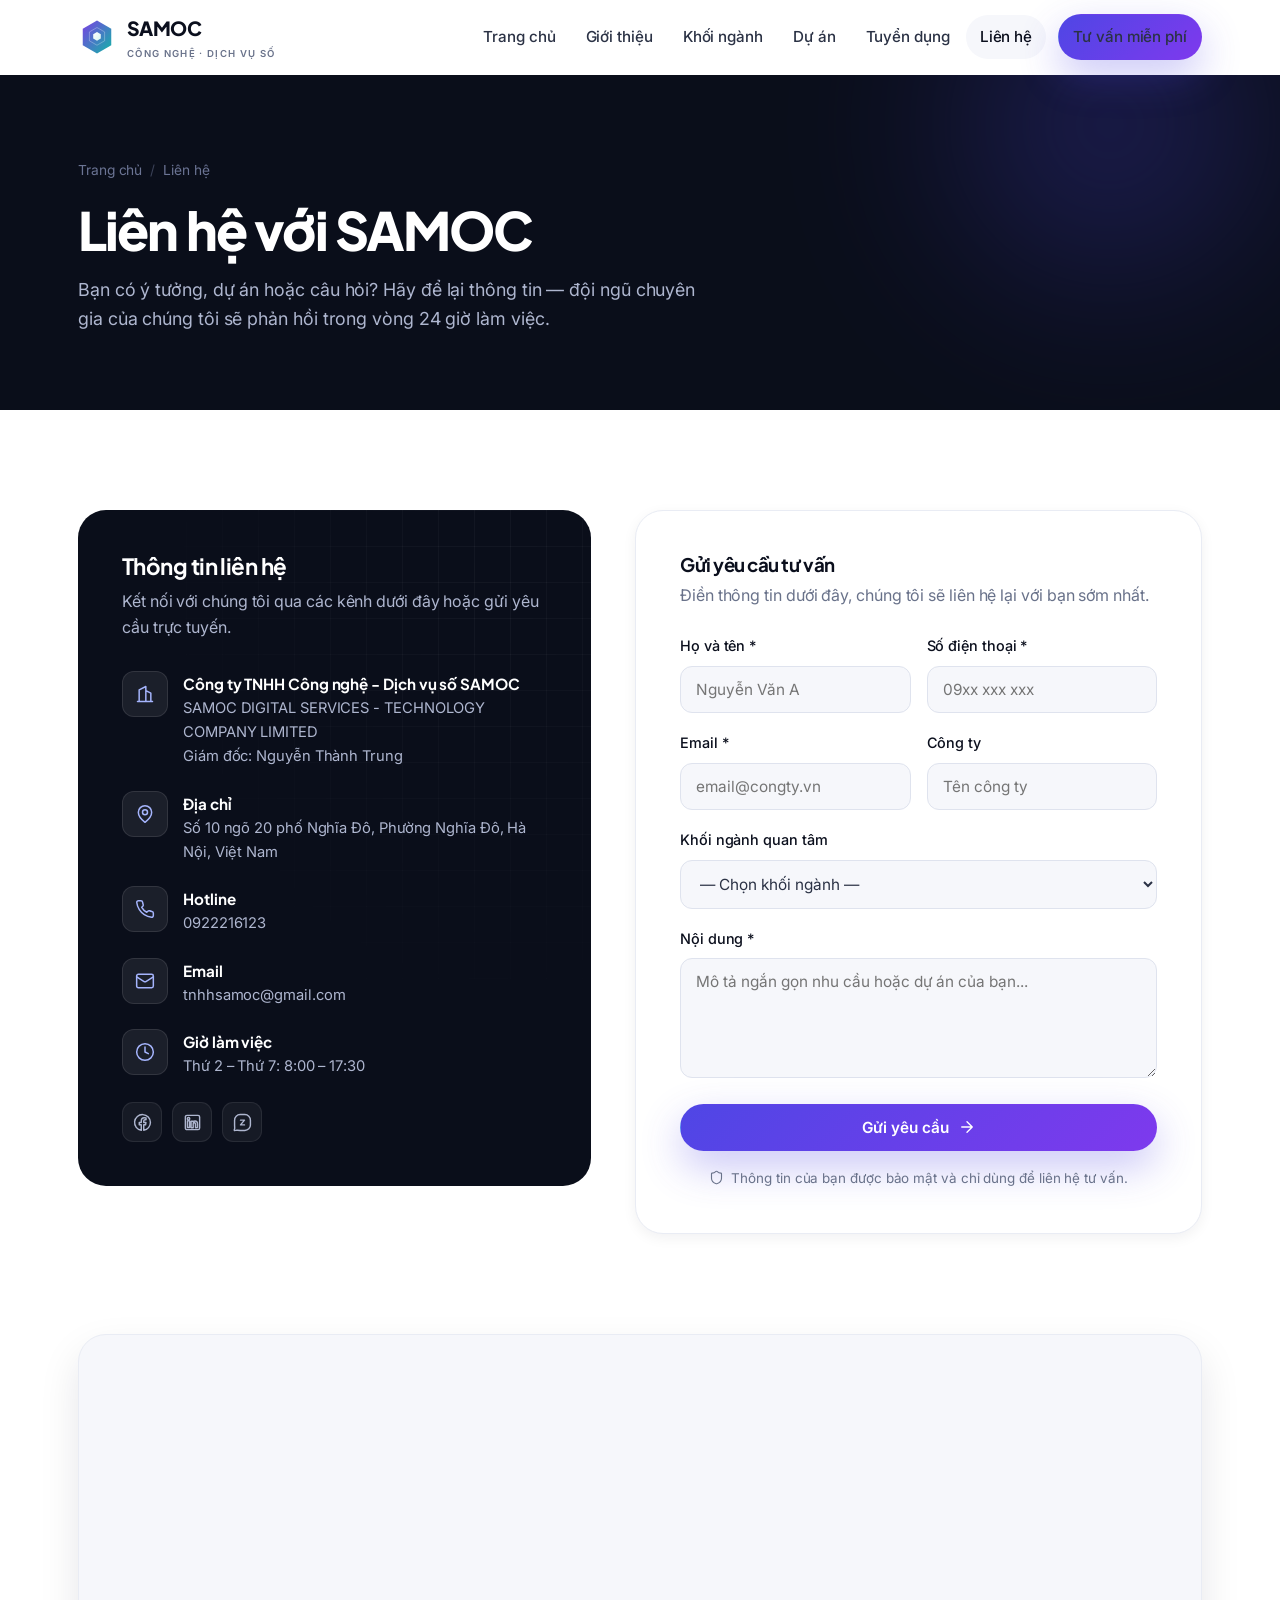
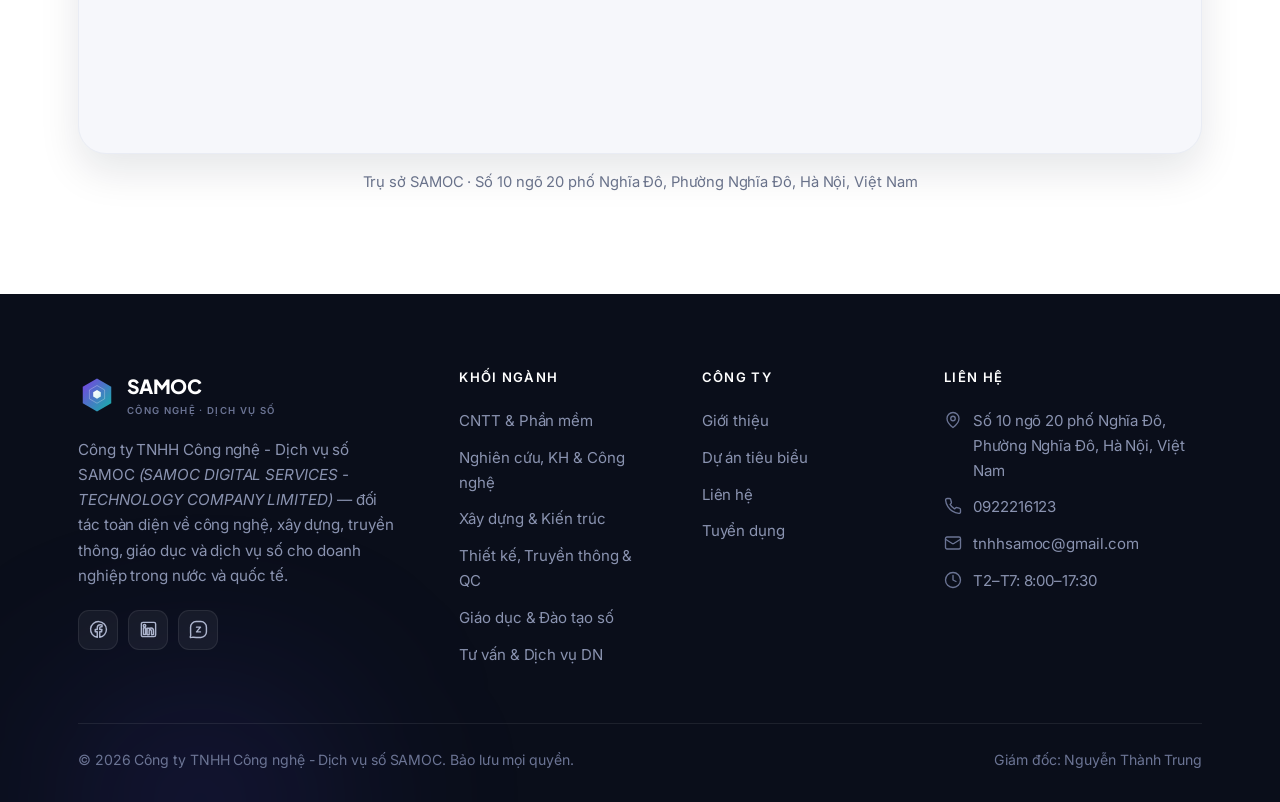
<file: samoc-website-main/contact.html>
<!DOCTYPE html>
<html lang="vi">
<head>
  <meta charset="UTF-8" />
  <meta name="viewport" content="width=device-width, initial-scale=1.0" />
  <title>Liên hệ — Công ty TNHH Công nghệ - Dịch vụ số SAMOC</title>
  <meta name="description" content="Liên hệ với Công ty TNHH Công nghệ - Dịch vụ số SAMOC để được tư vấn miễn phí về phần mềm, AI, xây dựng, thiết kế và đào tạo năng lực số." />
  <link rel="icon" type="image/svg+xml" href="assets/favicon.svg" />
  <meta name="theme-color" content="#0b0f1d" />
  <link rel="canonical" href="https://samoc.com/contact.html" />
  <meta property="og:type" content="website" />
  <meta property="og:site_name" content="SAMOC" />
  <meta property="og:locale" content="vi_VN" />
  <meta property="og:title" content="Liên hệ — Công ty TNHH Công nghệ - Dịch vụ số SAMOC" />
  <meta property="og:description" content="Liên hệ SAMOC để được tư vấn miễn phí. Địa chỉ: Số 10 ngõ 20 phố Nghĩa Đô, Phường Nghĩa Đô, Hà Nội, Việt Nam." />
  <meta property="og:url" content="https://samoc.com/contact.html" />
  <meta property="og:image" content="https://samoc.com/assets/og-image.svg" />
  <meta name="twitter:card" content="summary_large_image" />
  <meta name="twitter:title" content="Liên hệ — SAMOC" />
  <meta name="twitter:description" content="Liên hệ SAMOC để được tư vấn miễn phí về công nghệ và chuyển đổi số." />
  <meta name="twitter:image" content="https://samoc.com/assets/og-image.svg" />
  <link rel="preconnect" href="https://fonts.googleapis.com" />
  <link rel="preconnect" href="https://fonts.gstatic.com" crossorigin />
  <link href="https://fonts.googleapis.com/css2?family=Plus+Jakarta+Sans:wght@500;600;700;800&family=Inter:wght@400;500;600&family=JetBrains+Mono:wght@400;500&display=swap" rel="stylesheet" />
  <link rel="stylesheet" href="assets/css/style.css" />
</head>
<body>

  <header class="site-header">
    <div class="container nav">
      <a href="index.html" class="brand" aria-label="SAMOC trang chủ">
<svg class="logo" viewBox="0 0 120 120" fill="none" xmlns="http://www.w3.org/2000/svg" aria-hidden="true">
  <defs>
    <linearGradient id="tg" x1="0" y1="0" x2="1" y2="1">
      <stop offset="0" stop-color="#7b3fe4"/>
      <stop offset="1" stop-color="#12b5a6"/>
    </linearGradient>
    <linearGradient id="bg" x1="0" y1="0" x2="1" y2="1">
      <stop offset="0" stop-color="#ffffff"/>
      <stop offset="1" stop-color="#d6f5f0"/>
    </linearGradient>
  </defs>
  <polygon points="60,8 105,34 105,86 60,112 15,86 15,34" fill="url(#tg)"/>
  <polygon points="60,30 84,44 84,72 60,86 36,72 36,44" fill="none" stroke="#ffffff" stroke-opacity="0.30" stroke-width="3"/>
  <polygon points="60,44 72,51 72,65 60,72 48,65 48,51" fill="url(#bg)"/>
</svg>        
        <span>SAMOC<small>Công nghệ · Dịch vụ số</small></span>
      </a>
      <nav class="nav-links" id="navLinks">
        <a href="index.html">Trang chủ</a>
        <a href="about.html">Giới thiệu</a>
        <a href="services.html">Khối ngành</a>
        <a href="projects.html">Dự án</a>
        <a href="careers.html">Tuyển dụng</a>
        <a href="contact.html" class="active">Liên hệ</a>
        <a href="contact.html#contactForm" class="btn btn-brand nav-cta">Tư vấn miễn phí</a>
      </nav>
      <button class="nav-toggle" id="navToggle" aria-label="Mở menu"><svg class="icon" viewBox="0 0 24 24"><path d="M4 6h16M4 12h16M4 18h16"/></svg></button>
    </div>
  </header>

  <section class="page-hero">
    <div class="glow"></div>
    <div class="container">
      <div class="breadcrumb"><a href="index.html">Trang chủ</a> <span class="sep">/</span> Liên hệ</div>
      <h1>Liên hệ với SAMOC</h1>
      <p>Bạn có ý tưởng, dự án hoặc câu hỏi? Hãy để lại thông tin — đội ngũ chuyên gia của chúng tôi sẽ phản hồi trong vòng 24 giờ làm việc.</p>
    </div>
  </section>

  <section>
    <div class="container">
      <div class="contact-grid">

        <div class="contact-info-card reveal">
          <div class="grid-bg"></div>
          <h3>Thông tin liên hệ</h3>
          <p>Kết nối với chúng tôi qua các kênh dưới đây hoặc gửi yêu cầu trực tuyến.</p>
          <div class="cinfo"><div class="ic"><svg class="icon" viewBox="0 0 24 24"><path d="M3 21h18M5 21V7l8-4v18M19 21V11l-6-3"/></svg></div><div><b>Công ty TNHH Công nghệ - Dịch vụ số SAMOC</b><span>SAMOC DIGITAL SERVICES - TECHNOLOGY COMPANY LIMITED</span><span>Giám đốc: Nguyễn Thành Trung</span></div></div>
          <div class="cinfo"><div class="ic"><svg class="icon" viewBox="0 0 24 24"><path d="M20 10c0 6-8 12-8 12s-8-6-8-12a8 8 0 0 1 16 0Z"/><circle cx="12" cy="10" r="3"/></svg></div><div><b>Địa chỉ</b><span>Số 10 ngõ 20 phố Nghĩa Đô, Phường Nghĩa Đô, Hà Nội, Việt Nam</span></div></div>
          <div class="cinfo"><div class="ic"><svg class="icon" viewBox="0 0 24 24"><path d="M22 16.92v3a2 2 0 0 1-2.18 2 19.79 19.79 0 0 1-8.63-3.07 19.5 19.5 0 0 1-6-6 19.79 19.79 0 0 1-3.07-8.67A2 2 0 0 1 4.11 2h3a2 2 0 0 1 2 1.72c.13.96.36 1.9.7 2.81a2 2 0 0 1-.45 2.11L8.09 9.91a16 16 0 0 0 6 6l1.27-1.27a2 2 0 0 1 2.11-.45c.91.34 1.85.57 2.81.7A2 2 0 0 1 22 16.92z"/></svg></div><div><b>Hotline</b><a href="tel:0967515828">0922216123</a></div></div>
          <div class="cinfo"><div class="ic"><svg class="icon" viewBox="0 0 24 24"><rect width="20" height="16" x="2" y="4" rx="2"/><path d="m22 7-8.97 5.7a1.94 1.94 0 0 1-2.06 0L2 7"/></svg></div><div><b>Email</b><a href="mailto:tnhhsamoc@gmail.com">tnhhsamoc@gmail.com</a></div></div>
          <div class="cinfo"><div class="ic"><svg class="icon" viewBox="0 0 24 24"><circle cx="12" cy="12" r="10"/><path d="M12 6v6l4 2"/></svg></div><div><b>Giờ làm việc</b><span>Thứ 2 – Thứ 7: 8:00 – 17:30</span></div></div>
          <div class="socials" style="margin-top:24px">
            <a href="https://www.facebook.com/samocdigital/" target="_blank" rel="noopener noreferrer" aria-label="Facebook SAMOC"><svg class="icon" viewBox="0 0 24 24" fill="currentColor" stroke="none"><path d="M22 12a10 10 0 1 0-11.56 9.88v-6.99H7.9V12h2.54V9.8c0-2.5 1.49-3.89 3.78-3.89 1.09 0 2.24.2 2.24.2v2.46h-1.26c-1.24 0-1.63.77-1.63 1.56V12h2.78l-.44 2.89h-2.34v6.99A10 10 0 0 0 22 12z"/></svg></a>
            <a href="#" aria-label="LinkedIn"><svg class="icon" viewBox="0 0 24 24" fill="currentColor" stroke="none"><path d="M19 3a2 2 0 0 1 2 2v14a2 2 0 0 1-2 2H5a2 2 0 0 1-2-2V5a2 2 0 0 1 2-2zM8.34 18.34V9.99H5.67v8.35zM7 8.84a1.55 1.55 0 1 0 0-3.1 1.55 1.55 0 0 0 0 3.1zm11.34 9.5v-4.58c0-2.45-1.31-3.59-3.06-3.59-1.41 0-2.04.78-2.39 1.32v-1.13h-2.67v8.35h2.67v-4.66c0-.25.02-.5.09-.67.2-.5.65-1.01 1.41-1.01.99 0 1.39.76 1.39 1.86v4.48z"/></svg></a>
            <a href="https://zalo.me/3719155942943261749" target="_blank" rel="noopener noreferrer" aria-label="Zalo SAMOC"><svg class="icon" viewBox="0 0 24 24" fill="none" stroke="currentColor" stroke-width="1.8" stroke-linecap="round" stroke-linejoin="round"><path d="M9 2H15A7 7 0 0 1 22 9V15A7 7 0 0 1 15 22H9C5.6 22 3.9 21.3 2.6 22.1C1.9 22.5 1.3 21.8 1.7 21.1C2.6 19.6 2 18.2 2 15V9A7 7 0 0 1 9 2Z"/><path d="M9.5 9H14.5L9.5 15H14.5"/></svg></a>
          </div>
        </div>

        <div class="form-card reveal" data-delay="1">
          <h3 style="margin-bottom:6px">Gửi yêu cầu tư vấn</h3>
          <p style="margin-bottom:26px">Điền thông tin dưới đây, chúng tôi sẽ liên hệ lại với bạn sớm nhất.</p>
          <div class="form-success" id="formSuccess"><svg class="icon" viewBox="0 0 24 24"><path d="M20 6 9 17l-5-5"/></svg>Cảm ơn bạn! Yêu cầu đã được gửi. SAMOC sẽ liên hệ trong vòng 24 giờ.</div>
          <div class="form-error" id="formError"><svg class="icon" viewBox="0 0 24 24"><circle cx="12" cy="12" r="10"/><path d="M12 8v4M12 16h.01"/></svg>Có lỗi khi gửi. Vui lòng thử lại hoặc liên hệ trực tiếp qua hotline/email.</div>
          <!-- 👉 Thay YOUR_FORM_ID bằng mã form Formspree của bạn (xem hướng dẫn trong README) -->
          <form id="contactForm" action="https://formspree.io/f/xjgzzzkv" method="POST">
            <input type="hidden" name="_subject" value="Yêu cầu tư vấn từ website SAMOC" />
            <input type="text" name="_gotcha" tabindex="-1" autocomplete="off" style="display:none" aria-hidden="true" />
            <div class="field-row">
              <div class="field"><label for="name">Họ và tên *</label><input id="name" name="Họ và tên" type="text" required placeholder="Nguyễn Văn A" /></div>
              <div class="field"><label for="phone">Số điện thoại *</label><input id="phone" name="Số điện thoại" type="tel" required placeholder="09xx xxx xxx" /></div>
            </div>
            <div class="field-row">
              <div class="field"><label for="email">Email *</label><input id="email" name="email" type="email" required placeholder="email@congty.vn" /></div>
              <div class="field"><label for="company">Công ty</label><input id="company" name="Công ty" type="text" placeholder="Tên công ty" /></div>
            </div>
            <div class="field">
              <label for="service">Khối ngành quan tâm</label>
              <select id="service" name="Khối ngành quan tâm">
                <option value="">— Chọn khối ngành —</option>
                <option>CNTT &amp; Phần mềm</option>
                <option>Nghiên cứu, Khoa học &amp; Công nghệ (AI)</option>
                <option>Xây dựng &amp; Kiến trúc</option>
                <option>Thiết kế, Truyền thông &amp; Quảng cáo</option>
                <option>Giáo dục &amp; Đào tạo số</option>
                <option>Tư vấn &amp; Dịch vụ doanh nghiệp</option>
                <option>Giải pháp trọn gói / Khác</option>
              </select>
            </div>
            <div class="field"><label for="message">Nội dung *</label><textarea id="message" name="Nội dung" required placeholder="Mô tả ngắn gọn nhu cầu hoặc dự án của bạn..."></textarea></div>
            <button type="submit" id="submitBtn" class="btn btn-brand" style="width:100%">Gửi yêu cầu <svg class="icon" viewBox="0 0 24 24"><path d="M5 12h14M12 5l7 7-7 7"/></svg></button>
            <p class="form-note"><svg class="icon" viewBox="0 0 24 24"><path d="M20 13c0 5-3.5 7.5-7.66 8.95a1 1 0 0 1-.67-.01C7.5 20.5 4 18 4 13V6a1 1 0 0 1 1-1c2 0 4.5-1.2 6.24-2.72a1.17 1.17 0 0 1 1.52 0C14.51 3.81 17 5 19 5a1 1 0 0 1 1 1z"/></svg>Thông tin của bạn được bảo mật và chỉ dùng để liên hệ tư vấn.</p>
          </form>
        </div>

      </div>
    </div>
  </section>

  <!-- MAP placeholder -->
  <section style="padding-top:0">
    <div class="container">
      <div class="map-embed reveal">
        <iframe src="https://www.google.com/maps/embed?pb=!1m18!1m12!1m3!1d3723.5914800988276!2d105.8031552726258!3d21.049025837683235!2m3!1f0!2f0!3f0!3m2!1i1024!2i768!4f13.1!3m3!1m2!1s0x3135ab21f6b8fa99%3A0xf1d9dd12a0158fc6!2zODYgxJAuIFbDtSBDaMOtIEPDtG5nLCBUw6J5IEjhu5MsIEjDoCBO4buZaSAxMDAwMDAsIFZp4buHdCBOYW0!5e0!3m2!1svi!2s!4v1783482581423!5m2!1svi!2s" width="100%" height="450" style="border:0;" allowfullscreen="" loading="lazy" referrerpolicy="strict-origin-when-cross-origin"></iframe>
      </div>
      <p style="text-align:center;margin-top:16px;font-size:.92rem">Trụ sở SAMOC · Số 10 ngõ 20 phố Nghĩa Đô, Phường Nghĩa Đô, Hà Nội, Việt Nam</p>
    </div>
  </section>

  <footer class="site-footer">
    <div class="glow"></div>
    <div class="container">
      <div class="footer-grid">
        <div class="footer-about">
          <a href="index.html" class="brand">
<svg class="logo" viewBox="0 0 120 120" fill="none" aria-hidden="true"><defs><linearGradient id="tgf" x1="0" y1="0" x2="1" y2="1"><stop offset="0" stop-color="#7b3fe4"/><stop offset="1" stop-color="#12b5a6"/></linearGradient><linearGradient id="bgf" x1="0" y1="0" x2="1" y2="1"><stop offset="0" stop-color="#ffffff"/><stop offset="1" stop-color="#d6f5f0"/></linearGradient></defs><polygon points="60,8 105,34 105,86 60,112 15,86 15,34" fill="url(#tgf)"/><polygon points="60,30 84,44 84,72 60,86 36,72 36,44" fill="none" stroke="#ffffff" stroke-opacity="0.30" stroke-width="3"/><polygon points="60,44 72,51 72,65 60,72 48,65 48,51" fill="url(#bgf)"/></svg>
            <span>SAMOC<small>Công nghệ · Dịch vụ số</small></span>
          </a>
          <p>Công ty TNHH Công nghệ - Dịch vụ số SAMOC <em>(SAMOC DIGITAL SERVICES - TECHNOLOGY COMPANY LIMITED)</em> — đối tác toàn diện về công nghệ, xây dựng, truyền thông, giáo dục và dịch vụ số cho doanh nghiệp trong nước và quốc tế.</p>
          <div class="socials">
            <a href="https://www.facebook.com/samocdigital/" target="_blank" rel="noopener noreferrer" aria-label="Facebook SAMOC"><svg class="icon" viewBox="0 0 24 24" fill="currentColor" stroke="none"><path d="M22 12a10 10 0 1 0-11.56 9.88v-6.99H7.9V12h2.54V9.8c0-2.5 1.49-3.89 3.78-3.89 1.09 0 2.24.2 2.24.2v2.46h-1.26c-1.24 0-1.63.77-1.63 1.56V12h2.78l-.44 2.89h-2.34v6.99A10 10 0 0 0 22 12z"/></svg></a>
            <a href="#" aria-label="LinkedIn"><svg class="icon" viewBox="0 0 24 24" fill="currentColor" stroke="none"><path d="M19 3a2 2 0 0 1 2 2v14a2 2 0 0 1-2 2H5a2 2 0 0 1-2-2V5a2 2 0 0 1 2-2zM8.34 18.34V9.99H5.67v8.35zM7 8.84a1.55 1.55 0 1 0 0-3.1 1.55 1.55 0 0 0 0 3.1zm11.34 9.5v-4.58c0-2.45-1.31-3.59-3.06-3.59-1.41 0-2.04.78-2.39 1.32v-1.13h-2.67v8.35h2.67v-4.66c0-.25.02-.5.09-.67.2-.5.65-1.01 1.41-1.01.99 0 1.39.76 1.39 1.86v4.48z"/></svg></a>
            <a href="https://zalo.me/3719155942943261749" target="_blank" rel="noopener noreferrer" aria-label="Zalo SAMOC"><svg class="icon" viewBox="0 0 24 24" fill="none" stroke="currentColor" stroke-width="1.8" stroke-linecap="round" stroke-linejoin="round"><path d="M9 2H15A7 7 0 0 1 22 9V15A7 7 0 0 1 15 22H9C5.6 22 3.9 21.3 2.6 22.1C1.9 22.5 1.3 21.8 1.7 21.1C2.6 19.6 2 18.2 2 15V9A7 7 0 0 1 9 2Z"/><path d="M9.5 9H14.5L9.5 15H14.5"/></svg></a>
          </div>
        </div>
        <div class="footer-col"><h5>Khối ngành</h5>
          <a href="services.html#it">CNTT &amp; Phần mềm</a>
          <a href="services.html#rnd">Nghiên cứu, KH &amp; Công nghệ</a>
          <a href="services.html#construction">Xây dựng &amp; Kiến trúc</a>
          <a href="services.html#media">Thiết kế, Truyền thông &amp; QC</a>
          <a href="services.html#education">Giáo dục &amp; Đào tạo số</a>
          <a href="services.html#consulting">Tư vấn &amp; Dịch vụ DN</a>
        </div>
        <div class="footer-col"><h5>Công ty</h5>
          <a href="about.html">Giới thiệu</a>
          <a href="projects.html">Dự án tiêu biểu</a>
          <a href="contact.html">Liên hệ</a>
          <a href="careers.html">Tuyển dụng</a>
        </div>
        <div class="footer-col footer-contact"><h5>Liên hệ</h5>
          <ul>
            <li><svg class="icon" viewBox="0 0 24 24"><path d="M20 10c0 6-8 12-8 12s-8-6-8-12a8 8 0 0 1 16 0Z"/><circle cx="12" cy="10" r="3"/></svg><span>Số 10 ngõ 20 phố Nghĩa Đô, Phường Nghĩa Đô, Hà Nội, Việt Nam</span></li>
            <li><svg class="icon" viewBox="0 0 24 24"><path d="M22 16.92v3a2 2 0 0 1-2.18 2 19.79 19.79 0 0 1-8.63-3.07 19.5 19.5 0 0 1-6-6 19.79 19.79 0 0 1-3.07-8.67A2 2 0 0 1 4.11 2h3a2 2 0 0 1 2 1.72c.13.96.36 1.9.7 2.81a2 2 0 0 1-.45 2.11L8.09 9.91a16 16 0 0 0 6 6l1.27-1.27a2 2 0 0 1 2.11-.45c.91.34 1.85.57 2.81.7A2 2 0 0 1 22 16.92z"/></svg><a href="tel:0967515828">0922216123</a></li>
            <li><svg class="icon" viewBox="0 0 24 24"><rect width="20" height="16" x="2" y="4" rx="2"/><path d="m22 7-8.97 5.7a1.94 1.94 0 0 1-2.06 0L2 7"/></svg><a href="mailto:tnhhsamoc@gmail.com">tnhhsamoc@gmail.com</a></li>
            <li><svg class="icon" viewBox="0 0 24 24"><circle cx="12" cy="12" r="10"/><path d="M12 6v6l4 2"/></svg><span>T2–T7: 8:00–17:30</span></li>
          </ul>
        </div>
      </div>
      <div class="footer-bottom">
        <span>© <span id="year">2026</span> Công ty TNHH Công nghệ - Dịch vụ số SAMOC. Bảo lưu mọi quyền.</span>
        <span>Giám đốc: Nguyễn Thành Trung</span>
      </div>
    </div>
  </footer>

  <script src="assets/js/main.js"></script>
</body>
</html>
</file>
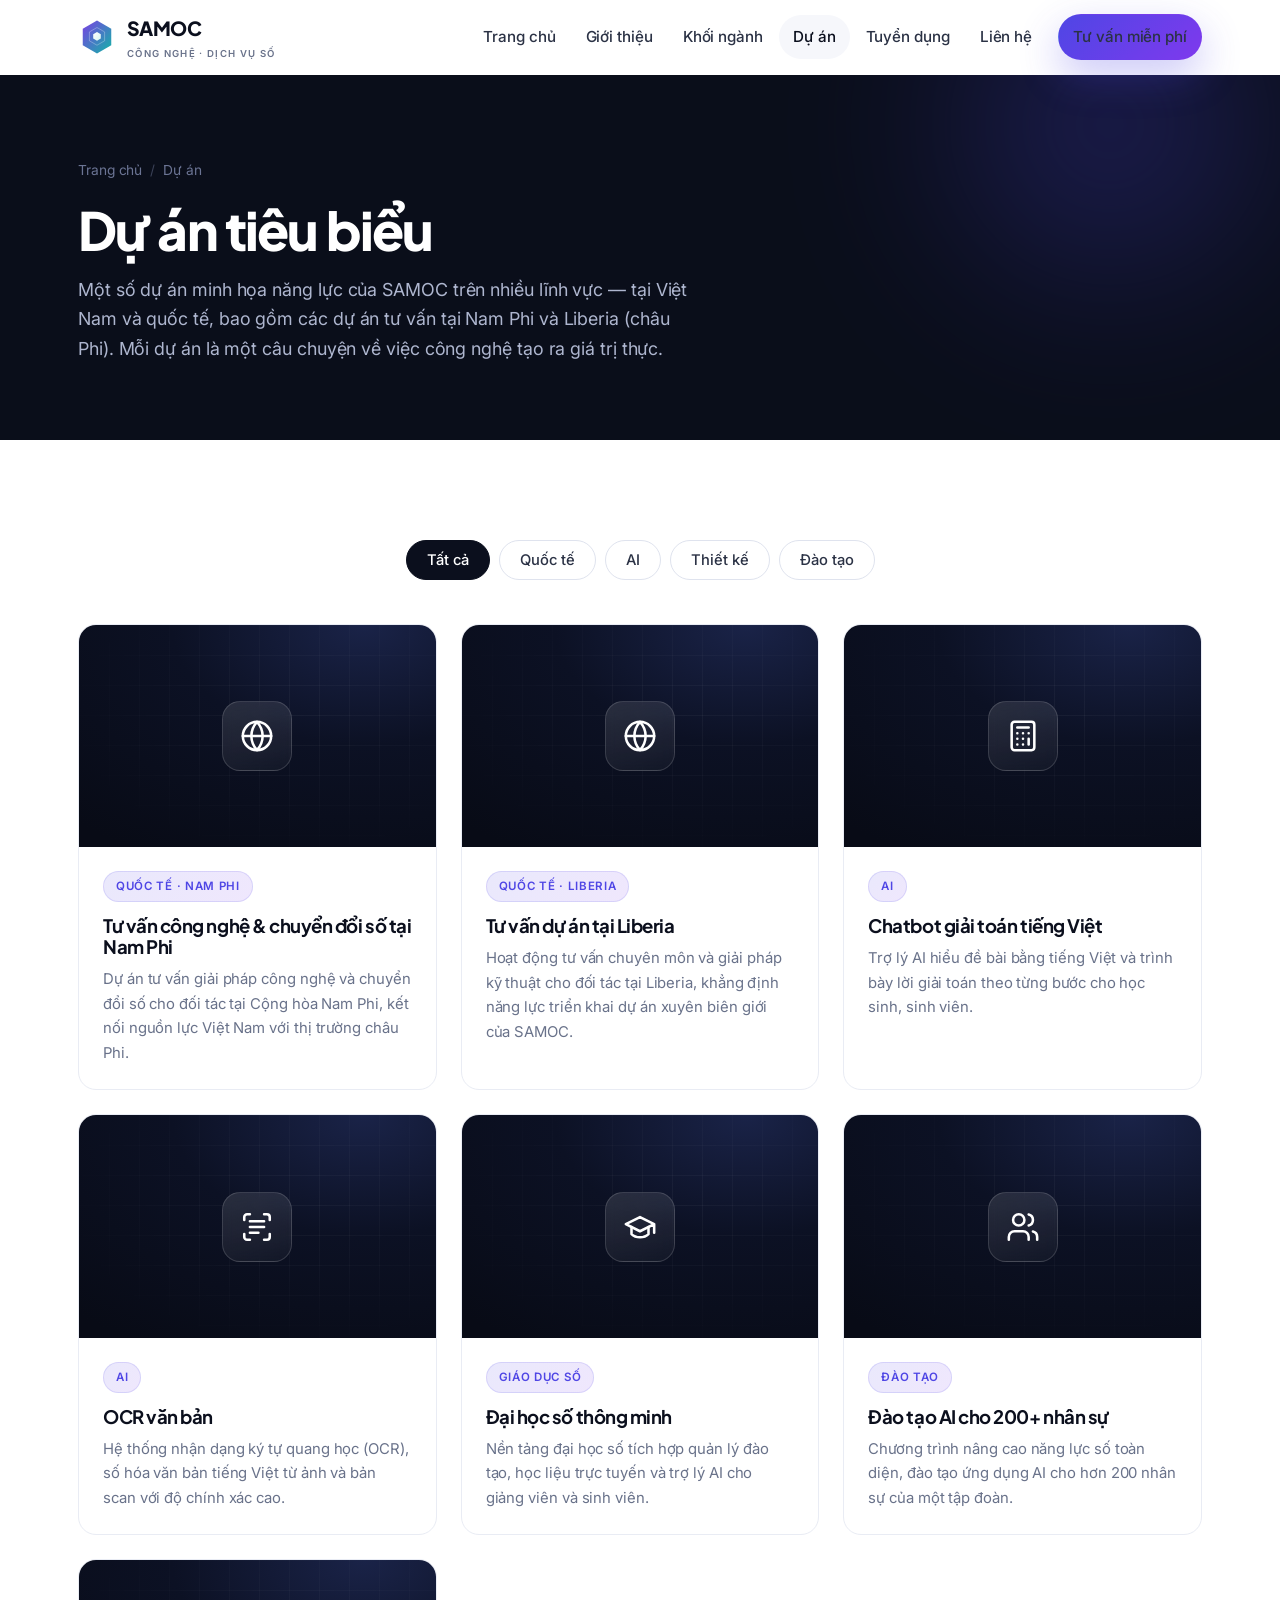
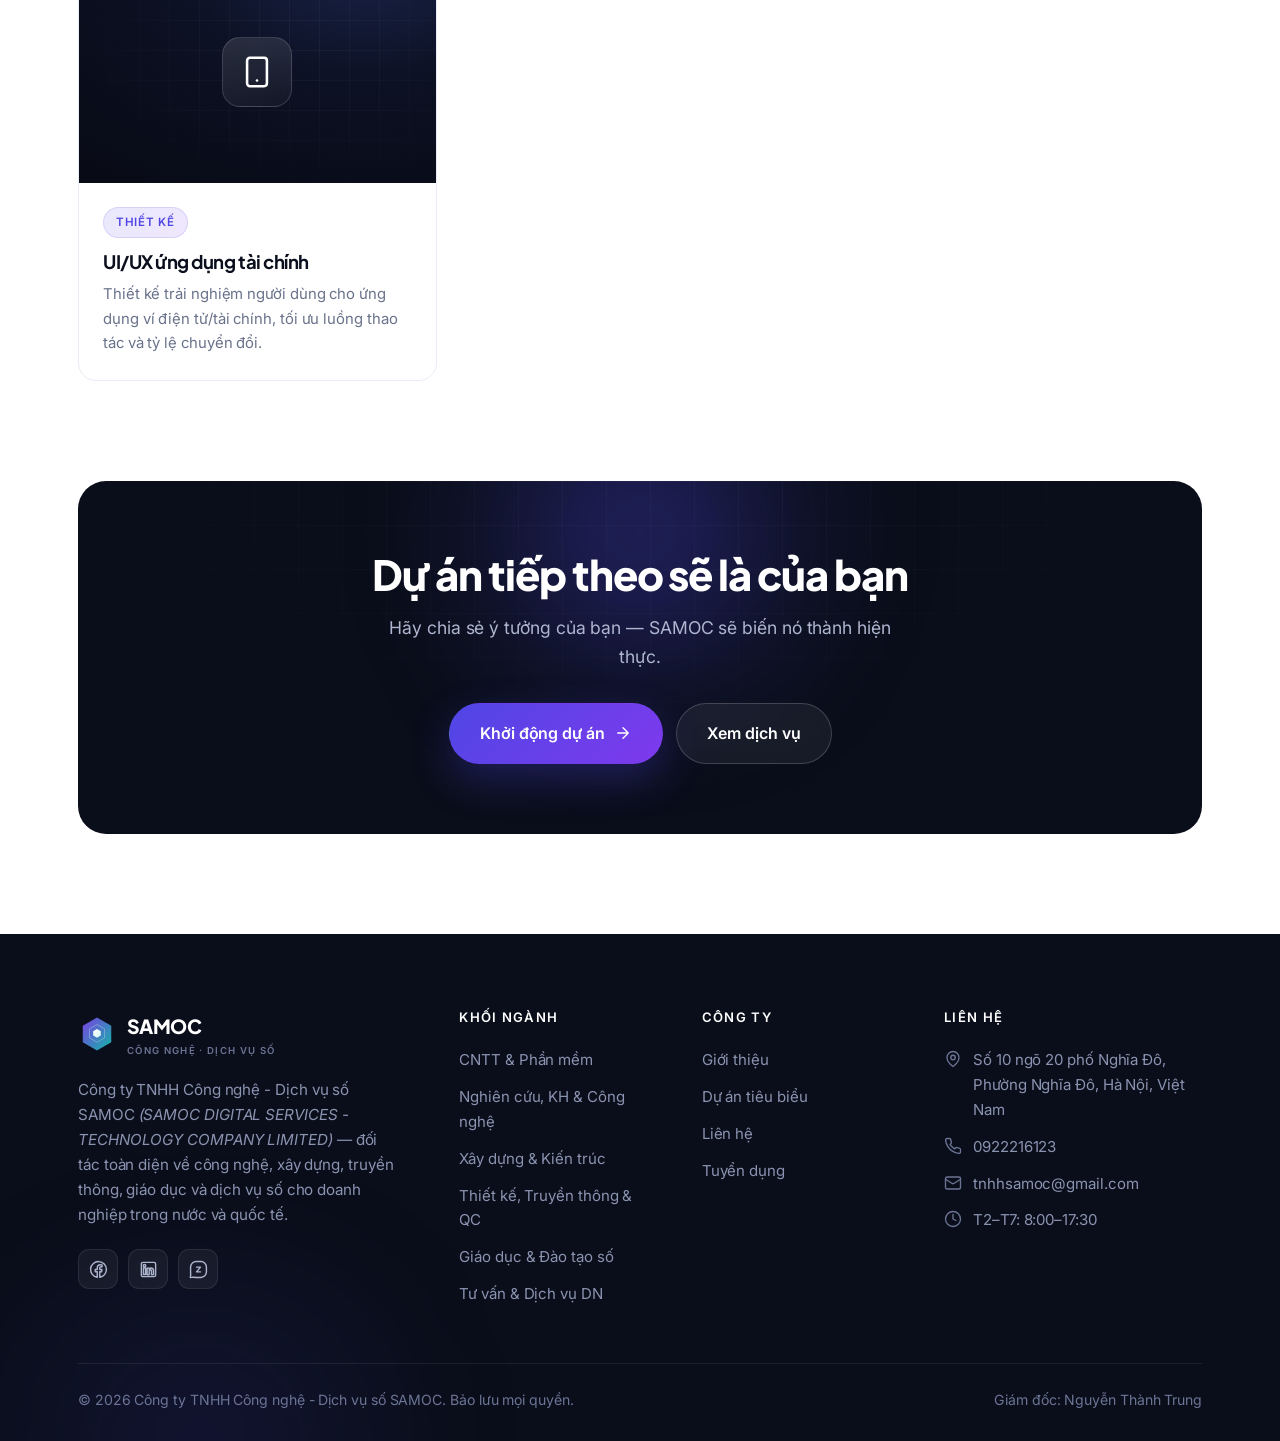
<file: samoc-website-main/projects.html>
<!DOCTYPE html>
<html lang="vi">
<head>
  <meta charset="UTF-8" />
  <meta name="viewport" content="width=device-width, initial-scale=1.0" />
  <title>Dự án tiêu biểu — Công ty TNHH Công nghệ - Dịch vụ số SAMOC</title>
  <meta name="description" content="Các dự án tiêu biểu của SAMOC trong lĩnh vực phần mềm, AI, xây dựng, thiết kế và đào tạo năng lực số." />
  <link rel="icon" type="image/svg+xml" href="assets/favicon.svg" />
  <meta name="theme-color" content="#0b0f1d" />
  <link rel="canonical" href="https://samoc.com/projects.html" />
  <meta property="og:type" content="website" />
  <meta property="og:site_name" content="SAMOC" />
  <meta property="og:locale" content="vi_VN" />
  <meta property="og:title" content="Dự án tiêu biểu — SAMOC" />
  <meta property="og:description" content="Dự án của SAMOC tại Việt Nam và quốc tế (Nam Phi, Liberia): AI, phần mềm, đào tạo, thiết kế." />
  <meta property="og:url" content="https://samoc.com/projects.html" />
  <meta property="og:image" content="https://samoc.com/assets/og-image.svg" />
  <meta name="twitter:card" content="summary_large_image" />
  <meta name="twitter:title" content="Dự án tiêu biểu — SAMOC" />
  <meta name="twitter:description" content="Dự án của SAMOC tại Việt Nam và quốc tế: AI, phần mềm, đào tạo, thiết kế." />
  <meta name="twitter:image" content="https://samoc.com/assets/og-image.svg" />
  <link rel="preconnect" href="https://fonts.googleapis.com" />
  <link rel="preconnect" href="https://fonts.gstatic.com" crossorigin />
  <link href="https://fonts.googleapis.com/css2?family=Plus+Jakarta+Sans:wght@500;600;700;800&family=Inter:wght@400;500;600&family=JetBrains+Mono:wght@400;500&display=swap" rel="stylesheet" />
  <link rel="stylesheet" href="assets/css/style.css" />
</head>
<body>

  <header class="site-header">
    <div class="container nav">
      <a href="index.html" class="brand" aria-label="SAMOC trang chủ">
<svg class="logo" viewBox="0 0 120 120" fill="none" xmlns="http://www.w3.org/2000/svg" aria-hidden="true">
  <defs>
    <linearGradient id="tg" x1="0" y1="0" x2="1" y2="1">
      <stop offset="0" stop-color="#7b3fe4"/>
      <stop offset="1" stop-color="#12b5a6"/>
    </linearGradient>
    <linearGradient id="bg" x1="0" y1="0" x2="1" y2="1">
      <stop offset="0" stop-color="#ffffff"/>
      <stop offset="1" stop-color="#d6f5f0"/>
    </linearGradient>
  </defs>
  <polygon points="60,8 105,34 105,86 60,112 15,86 15,34" fill="url(#tg)"/>
  <polygon points="60,30 84,44 84,72 60,86 36,72 36,44" fill="none" stroke="#ffffff" stroke-opacity="0.30" stroke-width="3"/>
  <polygon points="60,44 72,51 72,65 60,72 48,65 48,51" fill="url(#bg)"/>
</svg>
        <span>SAMOC<small>Công nghệ · Dịch vụ số</small></span>
      </a>
      <nav class="nav-links" id="navLinks">
        <a href="index.html">Trang chủ</a>
        <a href="about.html">Giới thiệu</a>
        <a href="services.html">Khối ngành</a>
        <a href="projects.html" class="active">Dự án</a>
        <a href="careers.html">Tuyển dụng</a>
        <a href="contact.html">Liên hệ</a>
        <a href="contact.html#contactForm" class="btn btn-brand nav-cta">Tư vấn miễn phí</a>
      </nav>
      <button class="nav-toggle" id="navToggle" aria-label="Mở menu"><svg class="icon" viewBox="0 0 24 24"><path d="M4 6h16M4 12h16M4 18h16"/></svg></button>
    </div>
  </header>

  <section class="page-hero">
    <div class="glow"></div>
    <div class="container">
      <div class="breadcrumb"><a href="index.html">Trang chủ</a> <span class="sep">/</span> Dự án</div>
      <h1>Dự án tiêu biểu</h1>
      <p>Một số dự án minh họa năng lực của SAMOC trên nhiều lĩnh vực — tại Việt Nam và quốc tế, bao gồm các dự án tư vấn tại Nam Phi và Liberia (châu Phi). Mỗi dự án là một câu chuyện về việc công nghệ tạo ra giá trị thực.</p>
    </div>
  </section>

  <section>
    <div class="container">
      <div class="filter-bar reveal">
        <button class="active" data-filter="all">Tất cả</button>
        <button data-filter="international">Quốc tế</button>
        <button data-filter="ai">AI</button>
        <button data-filter="design">Thiết kế</button>
        <button data-filter="training">Đào tạo</button>
      </div>

      <div class="proj-grid" id="projGrid">
        <div class="proj reveal" data-cat="international"><div class="thumb"><div class="grid-bg"></div><div class="ti"><svg class="icon" viewBox="0 0 24 24"><circle cx="12" cy="12" r="10"/><path d="M2 12h20M12 2a15.3 15.3 0 0 1 4 10 15.3 15.3 0 0 1-4 10 15.3 15.3 0 0 1-4-10 15.3 15.3 0 0 1 4-10z"/></svg></div></div><div class="pbody"><span class="tag">Quốc tế · Nam Phi</span><h3>Tư vấn công nghệ &amp; chuyển đổi số tại Nam Phi</h3><p>Dự án tư vấn giải pháp công nghệ và chuyển đổi số cho đối tác tại Cộng hòa Nam Phi, kết nối nguồn lực Việt Nam với thị trường châu Phi.</p></div></div>
        <div class="proj reveal" data-cat="international" data-delay="1"><div class="thumb"><div class="grid-bg"></div><div class="ti"><svg class="icon" viewBox="0 0 24 24"><circle cx="12" cy="12" r="10"/><path d="M2 12h20M12 2a15.3 15.3 0 0 1 4 10 15.3 15.3 0 0 1-4 10 15.3 15.3 0 0 1-4-10 15.3 15.3 0 0 1 4-10z"/></svg></div></div><div class="pbody"><span class="tag">Quốc tế · Liberia</span><h3>Tư vấn dự án tại Liberia</h3><p>Hoạt động tư vấn chuyên môn và giải pháp kỹ thuật cho đối tác tại Liberia, khẳng định năng lực triển khai dự án xuyên biên giới của SAMOC.</p></div></div>
        <div class="proj reveal" data-cat="ai" data-delay="2"><div class="thumb"><div class="grid-bg"></div><div class="ti"><svg class="icon" viewBox="0 0 24 24"><rect width="16" height="20" x="4" y="2" rx="2"/><line x1="8" x2="16" y1="6" y2="6"/><line x1="16" x2="16" y1="14" y2="18"/><path d="M16 10h.01M12 10h.01M8 10h.01M12 14h.01M8 14h.01M12 18h.01M8 18h.01"/></svg></div></div><div class="pbody"><span class="tag">AI</span><h3>Chatbot giải toán tiếng Việt</h3><p>Trợ lý AI hiểu đề bài bằng tiếng Việt và trình bày lời giải toán theo từng bước cho học sinh, sinh viên.</p></div></div>
        <div class="proj reveal" data-cat="ai"><div class="thumb"><div class="grid-bg"></div><div class="ti"><svg class="icon" viewBox="0 0 24 24"><path d="M3 7V5a2 2 0 0 1 2-2h2M17 3h2a2 2 0 0 1 2 2v2M21 17v2a2 2 0 0 1-2 2h-2M7 21H5a2 2 0 0 1-2-2v-2"/><path d="M7 8h10M7 12h10M7 16h6"/></svg></div></div><div class="pbody"><span class="tag">AI</span><h3>OCR văn bản</h3><p>Hệ thống nhận dạng ký tự quang học (OCR), số hóa văn bản tiếng Việt từ ảnh và bản scan với độ chính xác cao.</p></div></div>
        <div class="proj reveal" data-cat="training" data-delay="1"><div class="thumb"><div class="grid-bg"></div><div class="ti"><svg class="icon" viewBox="0 0 24 24"><path d="M22 10v6M2 10l10-5 10 5-10 5z"/><path d="M6 12v5c3 3 9 3 12 0v-5"/></svg></div></div><div class="pbody"><span class="tag">Giáo dục số</span><h3>Đại học số thông minh</h3><p>Nền tảng đại học số tích hợp quản lý đào tạo, học liệu trực tuyến và trợ lý AI cho giảng viên và sinh viên.</p></div></div>
        <div class="proj reveal" data-cat="training" data-delay="2"><div class="thumb"><div class="grid-bg"></div><div class="ti"><svg class="icon" viewBox="0 0 24 24"><path d="M16 21v-2a4 4 0 0 0-4-4H6a4 4 0 0 0-4 4v2"/><circle cx="9" cy="7" r="4"/><path d="M22 21v-2a4 4 0 0 0-3-3.87M16 3.13a4 4 0 0 1 0 7.75"/></svg></div></div><div class="pbody"><span class="tag">Đào tạo</span><h3>Đào tạo AI cho 200+ nhân sự</h3><p>Chương trình nâng cao năng lực số toàn diện, đào tạo ứng dụng AI cho hơn 200 nhân sự của một tập đoàn.</p></div></div>
        <div class="proj reveal" data-cat="design"><div class="thumb"><div class="grid-bg"></div><div class="ti"><svg class="icon" viewBox="0 0 24 24"><rect width="14" height="20" x="5" y="2" rx="2"/><path d="M12 18h.01"/></svg></div></div><div class="pbody"><span class="tag">Thiết kế</span><h3>UI/UX ứng dụng tài chính</h3><p>Thiết kế trải nghiệm người dùng cho ứng dụng ví điện tử/tài chính, tối ưu luồng thao tác và tỷ lệ chuyển đổi.</p></div></div>
      </div>
    </div>
  </section>

  <section style="padding-top:0">
    <div class="container">
      <div class="cta-band reveal">
        <div class="grid-bg"></div><div class="glow"></div>
        <h2>Dự án tiếp theo sẽ là của bạn</h2>
        <p>Hãy chia sẻ ý tưởng của bạn — SAMOC sẽ biến nó thành hiện thực.</p>
        <div class="cta-actions">
          <a href="contact.html" class="btn btn-brand btn-lg">Khởi động dự án <svg class="icon" viewBox="0 0 24 24"><path d="M5 12h14M12 5l7 7-7 7"/></svg></a>
          <a href="services.html" class="btn btn-ghost btn-lg">Xem dịch vụ</a>
        </div>
      </div>
    </div>
  </section>

  <footer class="site-footer">
    <div class="glow"></div>
    <div class="container">
      <div class="footer-grid">
        <div class="footer-about">
          <a href="index.html" class="brand">
<svg class="logo" viewBox="0 0 120 120" fill="none" aria-hidden="true"><defs><linearGradient id="tgf" x1="0" y1="0" x2="1" y2="1"><stop offset="0" stop-color="#7b3fe4"/><stop offset="1" stop-color="#12b5a6"/></linearGradient><linearGradient id="bgf" x1="0" y1="0" x2="1" y2="1"><stop offset="0" stop-color="#ffffff"/><stop offset="1" stop-color="#d6f5f0"/></linearGradient></defs><polygon points="60,8 105,34 105,86 60,112 15,86 15,34" fill="url(#tgf)"/><polygon points="60,30 84,44 84,72 60,86 36,72 36,44" fill="none" stroke="#ffffff" stroke-opacity="0.30" stroke-width="3"/><polygon points="60,44 72,51 72,65 60,72 48,65 48,51" fill="url(#bgf)"/></svg>
            <span>SAMOC<small>Công nghệ · Dịch vụ số</small></span>
          </a>
          <p>Công ty TNHH Công nghệ - Dịch vụ số SAMOC <em>(SAMOC DIGITAL SERVICES - TECHNOLOGY COMPANY LIMITED)</em> — đối tác toàn diện về công nghệ, xây dựng, truyền thông, giáo dục và dịch vụ số cho doanh nghiệp trong nước và quốc tế.</p>
          <div class="socials">
            <a href="https://www.facebook.com/samocdigital/" target="_blank" rel="noopener noreferrer" aria-label="Facebook SAMOC"><svg class="icon" viewBox="0 0 24 24" fill="currentColor" stroke="none"><path d="M22 12a10 10 0 1 0-11.56 9.88v-6.99H7.9V12h2.54V9.8c0-2.5 1.49-3.89 3.78-3.89 1.09 0 2.24.2 2.24.2v2.46h-1.26c-1.24 0-1.63.77-1.63 1.56V12h2.78l-.44 2.89h-2.34v6.99A10 10 0 0 0 22 12z"/></svg></a>
            <a href="#" aria-label="LinkedIn"><svg class="icon" viewBox="0 0 24 24" fill="currentColor" stroke="none"><path d="M19 3a2 2 0 0 1 2 2v14a2 2 0 0 1-2 2H5a2 2 0 0 1-2-2V5a2 2 0 0 1 2-2zM8.34 18.34V9.99H5.67v8.35zM7 8.84a1.55 1.55 0 1 0 0-3.1 1.55 1.55 0 0 0 0 3.1zm11.34 9.5v-4.58c0-2.45-1.31-3.59-3.06-3.59-1.41 0-2.04.78-2.39 1.32v-1.13h-2.67v8.35h2.67v-4.66c0-.25.02-.5.09-.67.2-.5.65-1.01 1.41-1.01.99 0 1.39.76 1.39 1.86v4.48z"/></svg></a>
            <a href="https://zalo.me/3719155942943261749" target="_blank" rel="noopener noreferrer" aria-label="Zalo SAMOC"><svg class="icon" viewBox="0 0 24 24" fill="none" stroke="currentColor" stroke-width="1.8" stroke-linecap="round" stroke-linejoin="round"><path d="M9 2H15A7 7 0 0 1 22 9V15A7 7 0 0 1 15 22H9C5.6 22 3.9 21.3 2.6 22.1C1.9 22.5 1.3 21.8 1.7 21.1C2.6 19.6 2 18.2 2 15V9A7 7 0 0 1 9 2Z"/><path d="M9.5 9H14.5L9.5 15H14.5"/></svg></a>
          </div>
        </div>
        <div class="footer-col"><h5>Khối ngành</h5>
          <a href="services.html#it">CNTT &amp; Phần mềm</a>
          <a href="services.html#rnd">Nghiên cứu, KH &amp; Công nghệ</a>
          <a href="services.html#construction">Xây dựng &amp; Kiến trúc</a>
          <a href="services.html#media">Thiết kế, Truyền thông &amp; QC</a>
          <a href="services.html#education">Giáo dục &amp; Đào tạo số</a>
          <a href="services.html#consulting">Tư vấn &amp; Dịch vụ DN</a>
        </div>
        <div class="footer-col"><h5>Công ty</h5>
          <a href="about.html">Giới thiệu</a>
          <a href="projects.html">Dự án tiêu biểu</a>
          <a href="contact.html">Liên hệ</a>
          <a href="careers.html">Tuyển dụng</a>
        </div>
        <div class="footer-col footer-contact"><h5>Liên hệ</h5>
          <ul>
            <li><svg class="icon" viewBox="0 0 24 24"><path d="M20 10c0 6-8 12-8 12s-8-6-8-12a8 8 0 0 1 16 0Z"/><circle cx="12" cy="10" r="3"/></svg><span>Số 10 ngõ 20 phố Nghĩa Đô, Phường Nghĩa Đô, Hà Nội, Việt Nam</span></li>
            <li><svg class="icon" viewBox="0 0 24 24"><path d="M22 16.92v3a2 2 0 0 1-2.18 2 19.79 19.79 0 0 1-8.63-3.07 19.5 19.5 0 0 1-6-6 19.79 19.79 0 0 1-3.07-8.67A2 2 0 0 1 4.11 2h3a2 2 0 0 1 2 1.72c.13.96.36 1.9.7 2.81a2 2 0 0 1-.45 2.11L8.09 9.91a16 16 0 0 0 6 6l1.27-1.27a2 2 0 0 1 2.11-.45c.91.34 1.85.57 2.81.7A2 2 0 0 1 22 16.92z"/></svg><a href="tel:0967515828">0922216123</a></li>
            <li><svg class="icon" viewBox="0 0 24 24"><rect width="20" height="16" x="2" y="4" rx="2"/><path d="m22 7-8.97 5.7a1.94 1.94 0 0 1-2.06 0L2 7"/></svg><a href="mailto:tnhhsamoc@gmail.com">tnhhsamoc@gmail.com</a></li>
            <li><svg class="icon" viewBox="0 0 24 24"><circle cx="12" cy="12" r="10"/><path d="M12 6v6l4 2"/></svg><span>T2–T7: 8:00–17:30</span></li>
          </ul>
        </div>
      </div>
      <div class="footer-bottom">
        <span>© <span id="year">2026</span> Công ty TNHH Công nghệ - Dịch vụ số SAMOC. Bảo lưu mọi quyền.</span>
        <span>Giám đốc: Nguyễn Thành Trung</span>
      </div>
    </div>
  </footer>

  <script src="assets/js/main.js"></script>
  <script>
    const fbtns = document.querySelectorAll('.filter-bar button');
    const projs = document.querySelectorAll('#projGrid .proj');
    fbtns.forEach(b => b.addEventListener('click', () => {
      fbtns.forEach(x => x.classList.remove('active'));
      b.classList.add('active');
      const f = b.dataset.filter;
      projs.forEach(p => { p.style.display = (f === 'all' || p.dataset.cat === f) ? '' : 'none'; });
    }));
  </script>
</body>
</html>
</file>
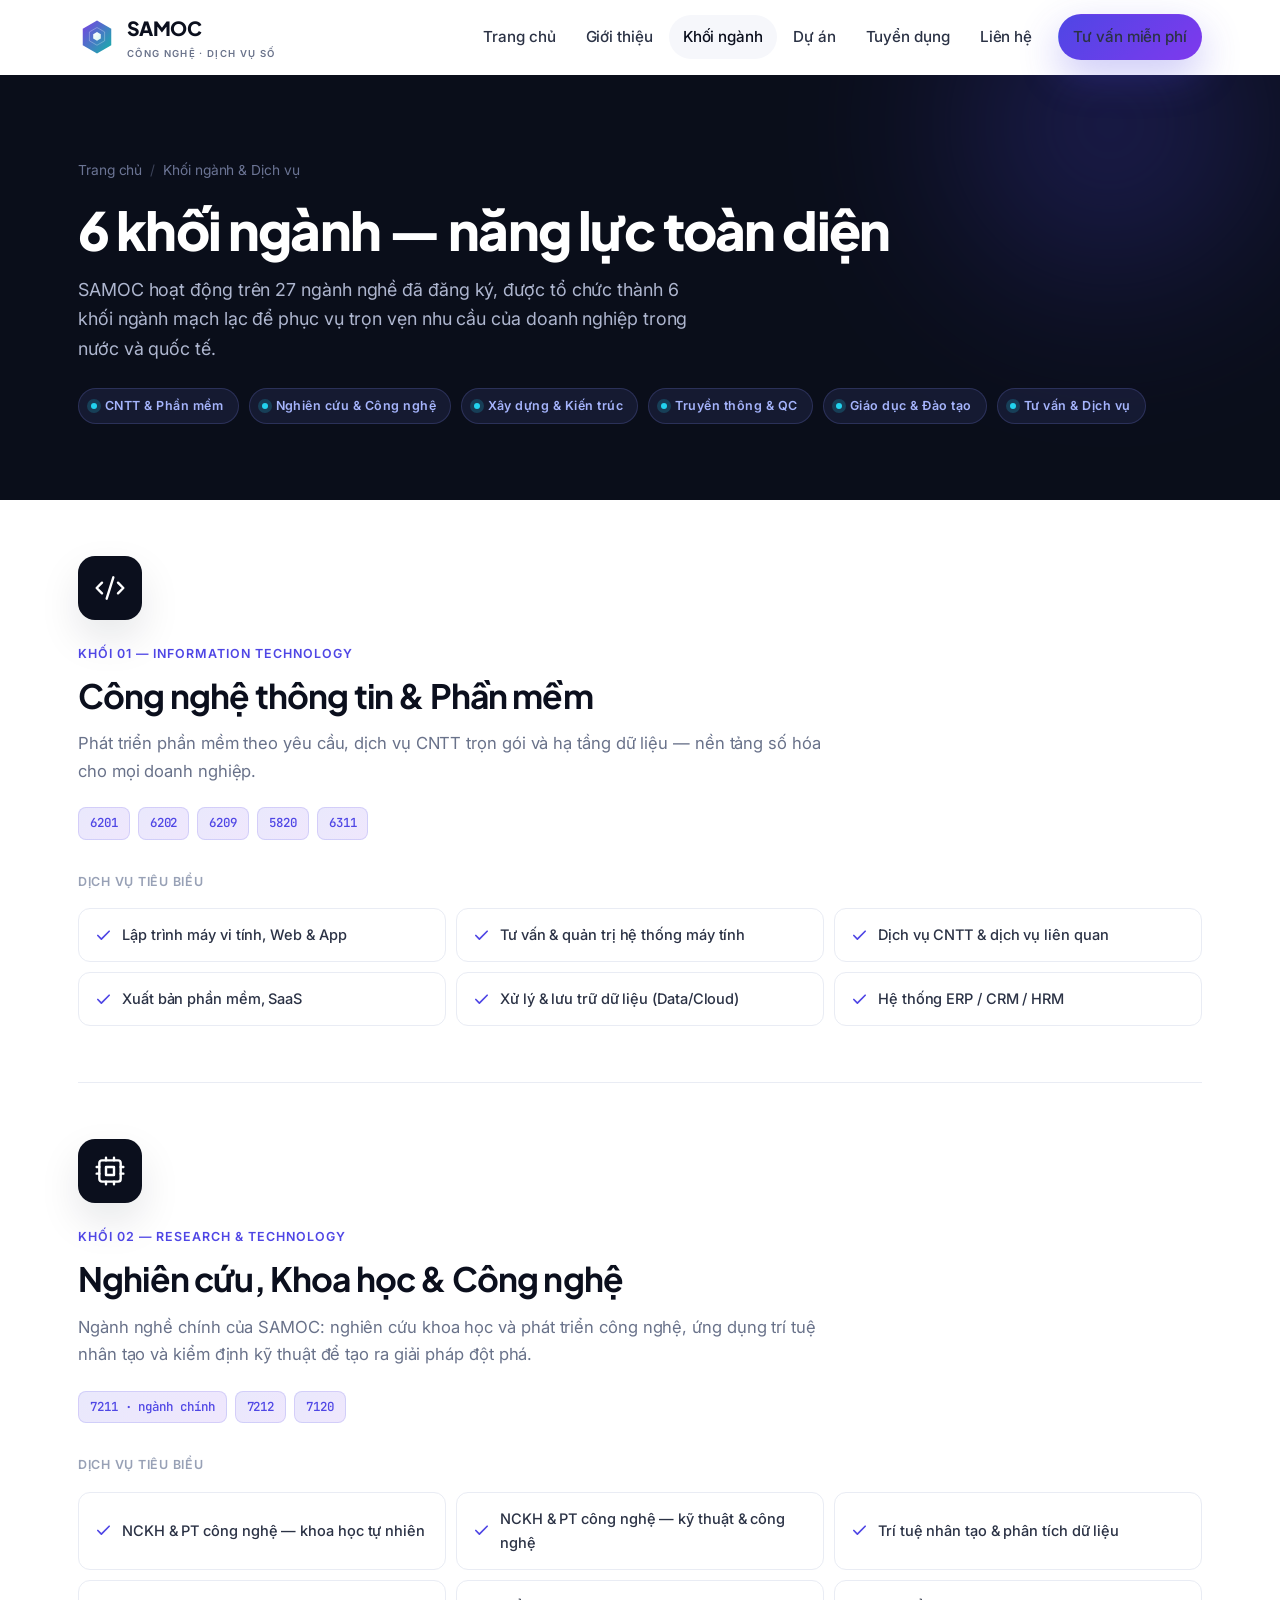
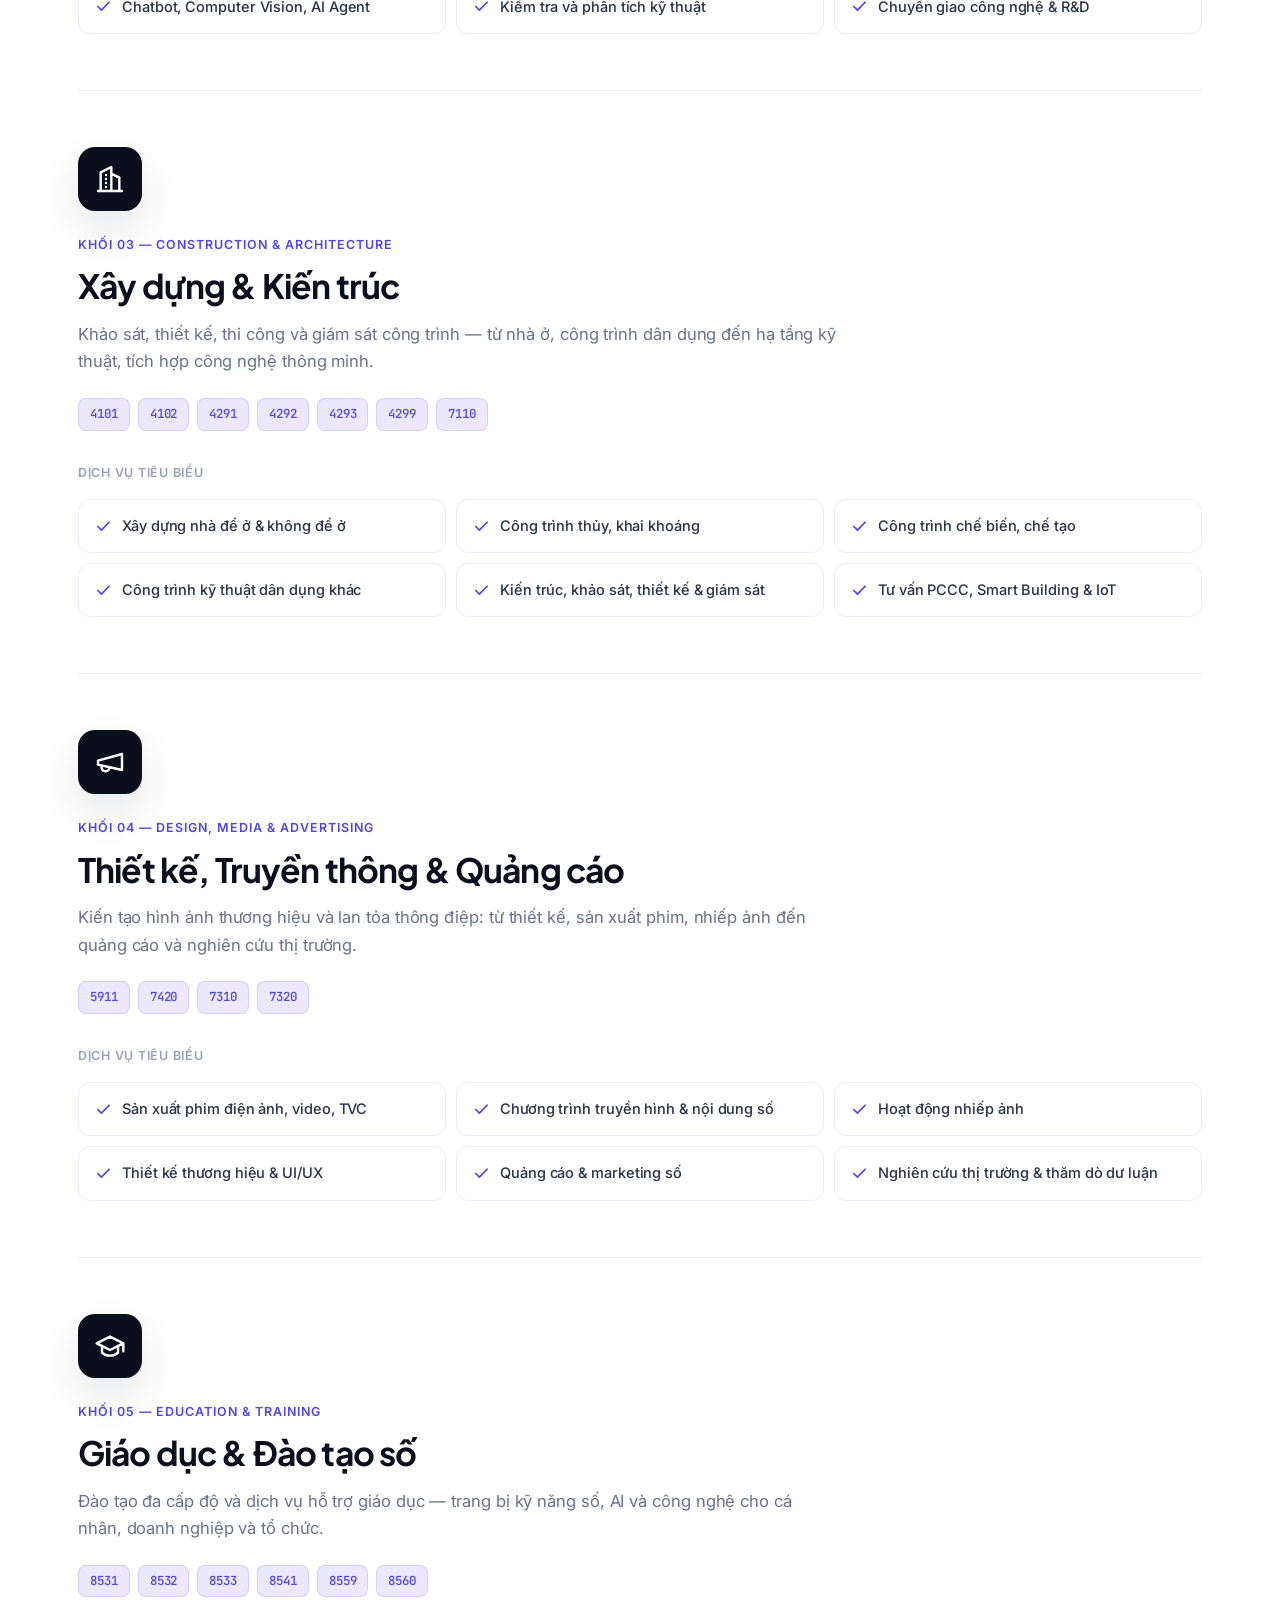
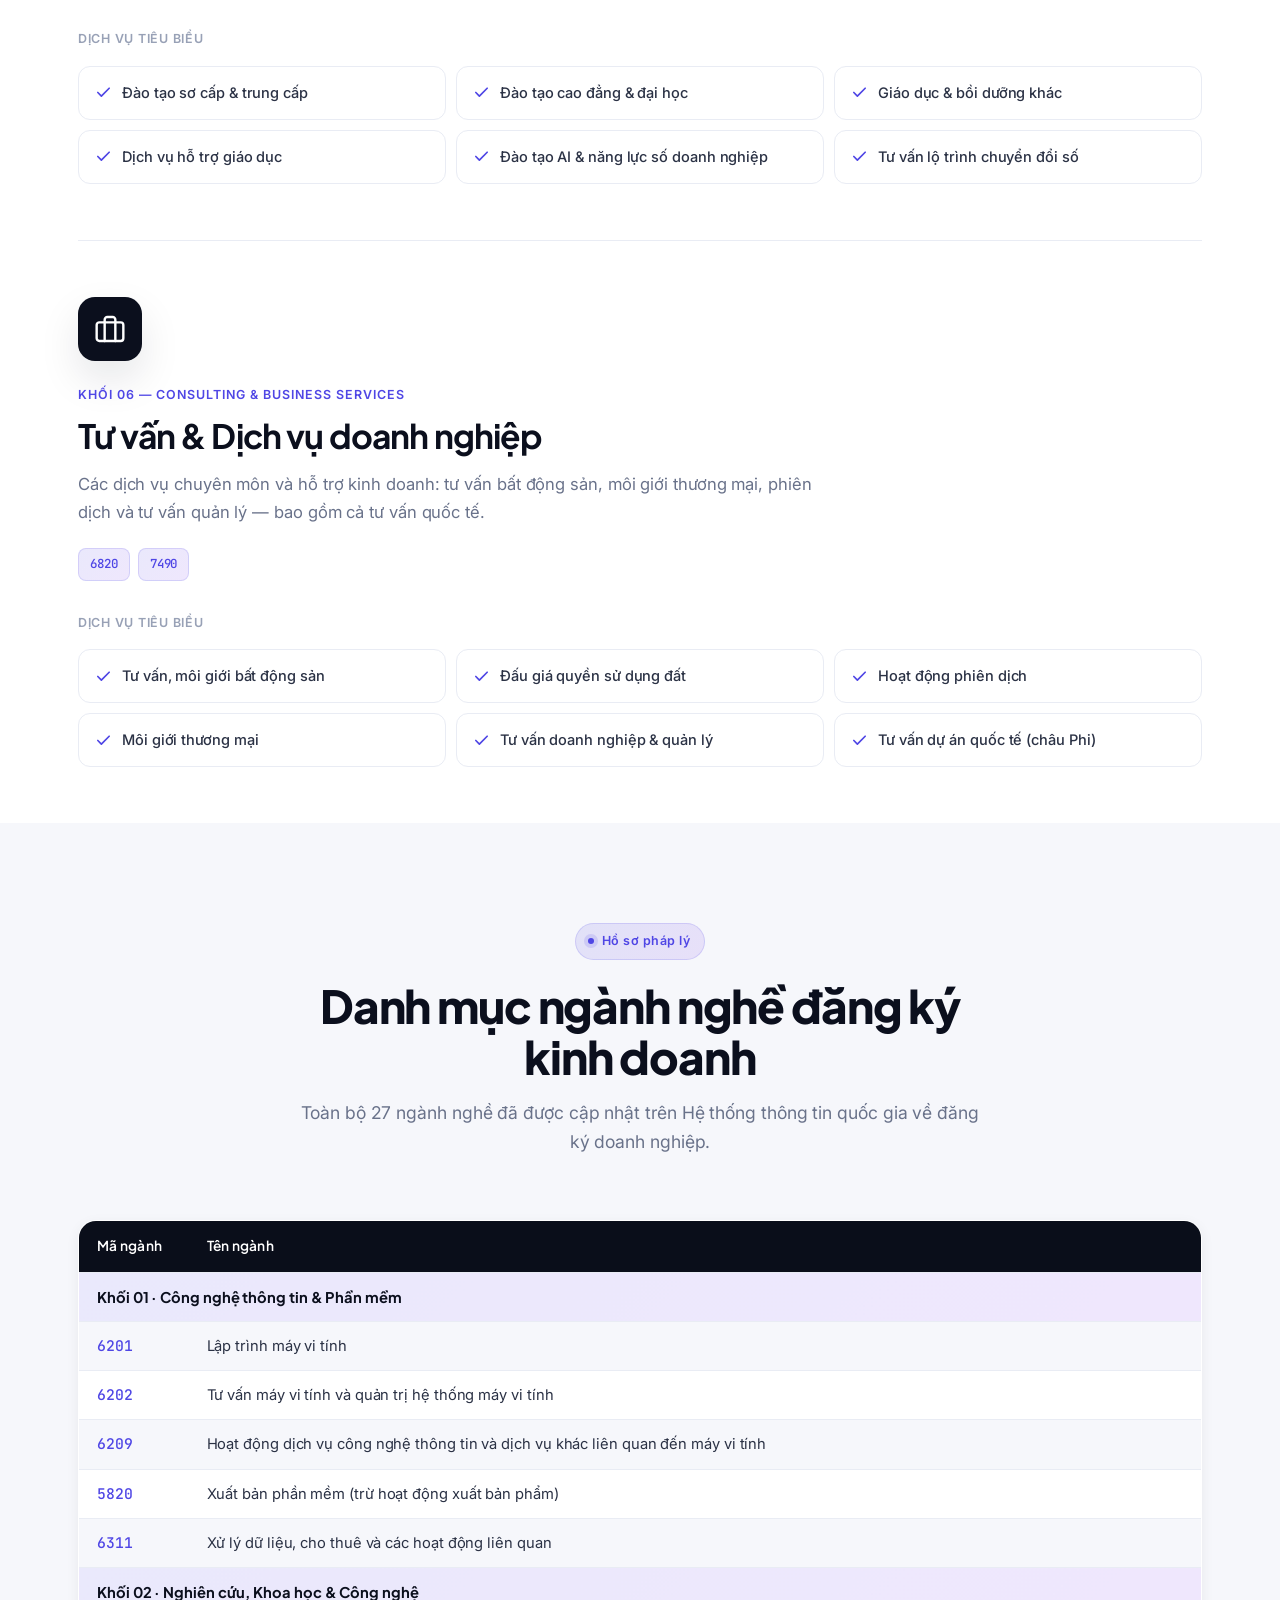
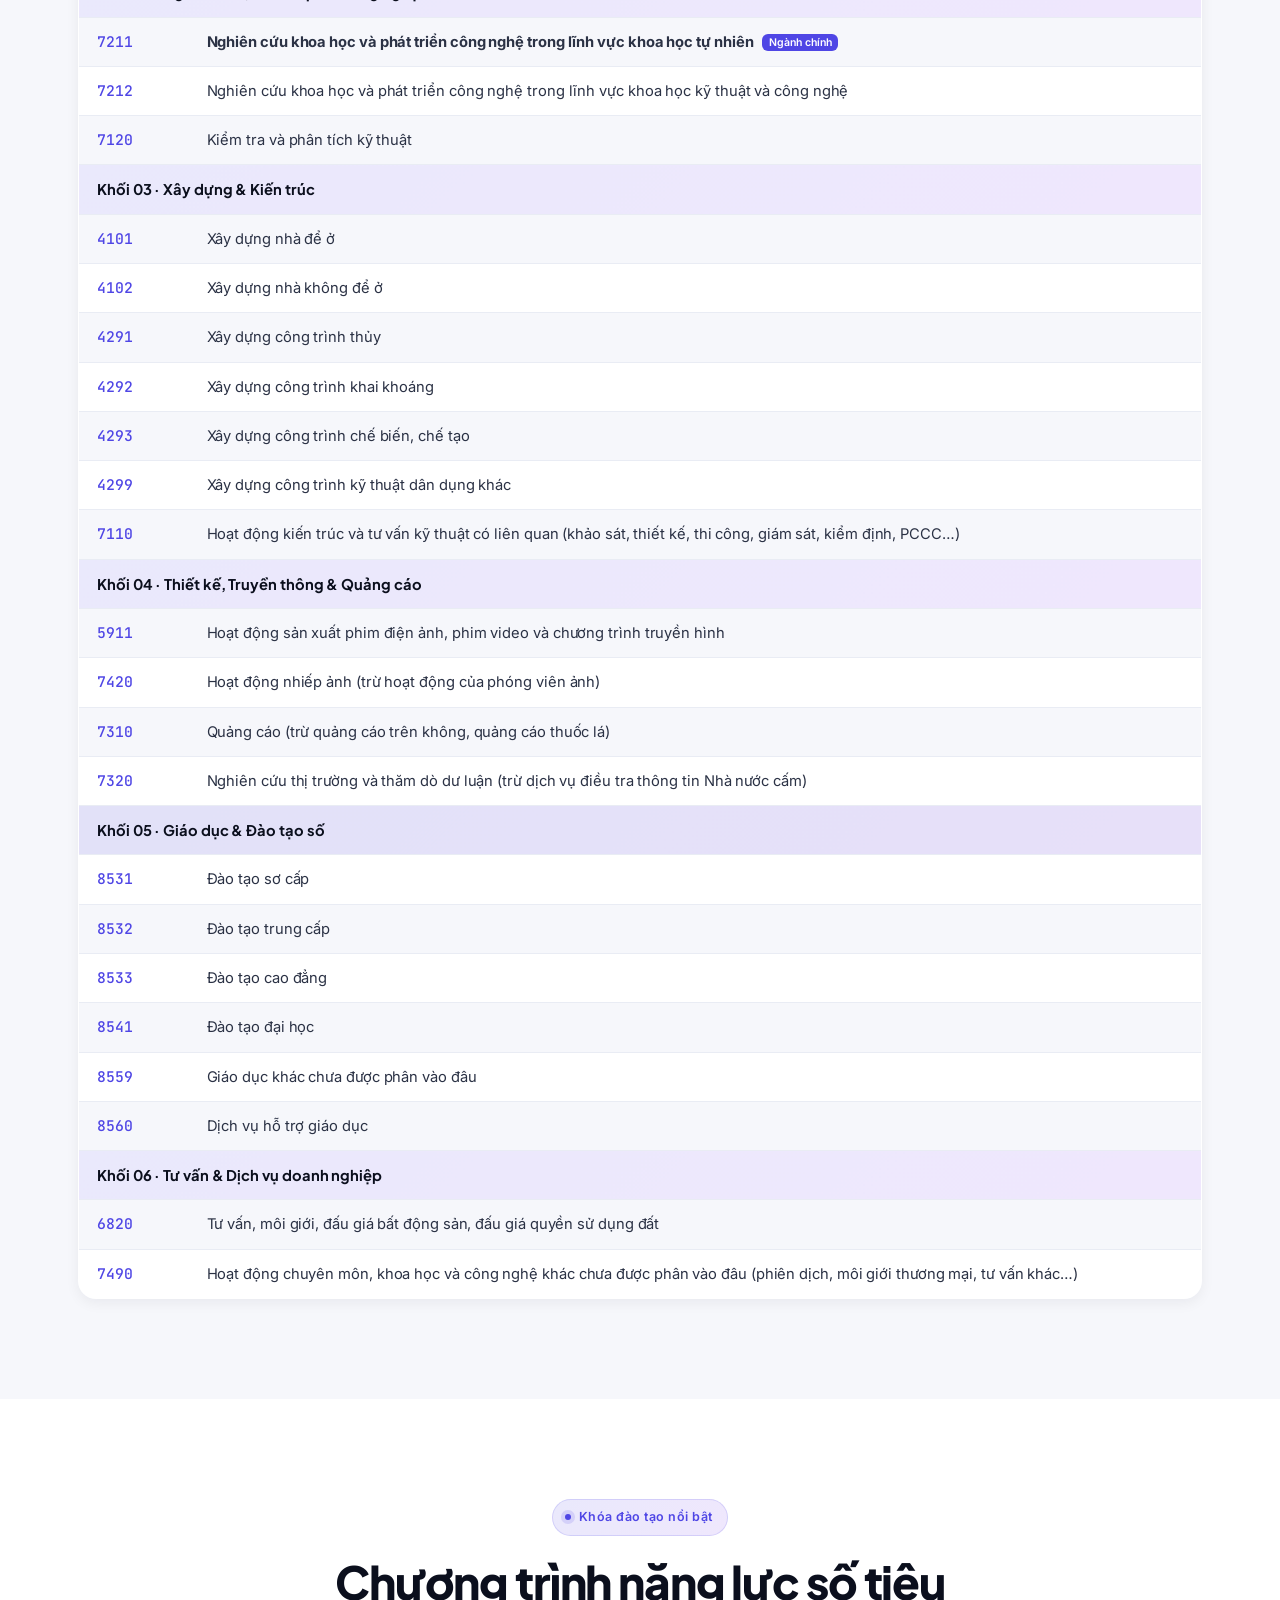
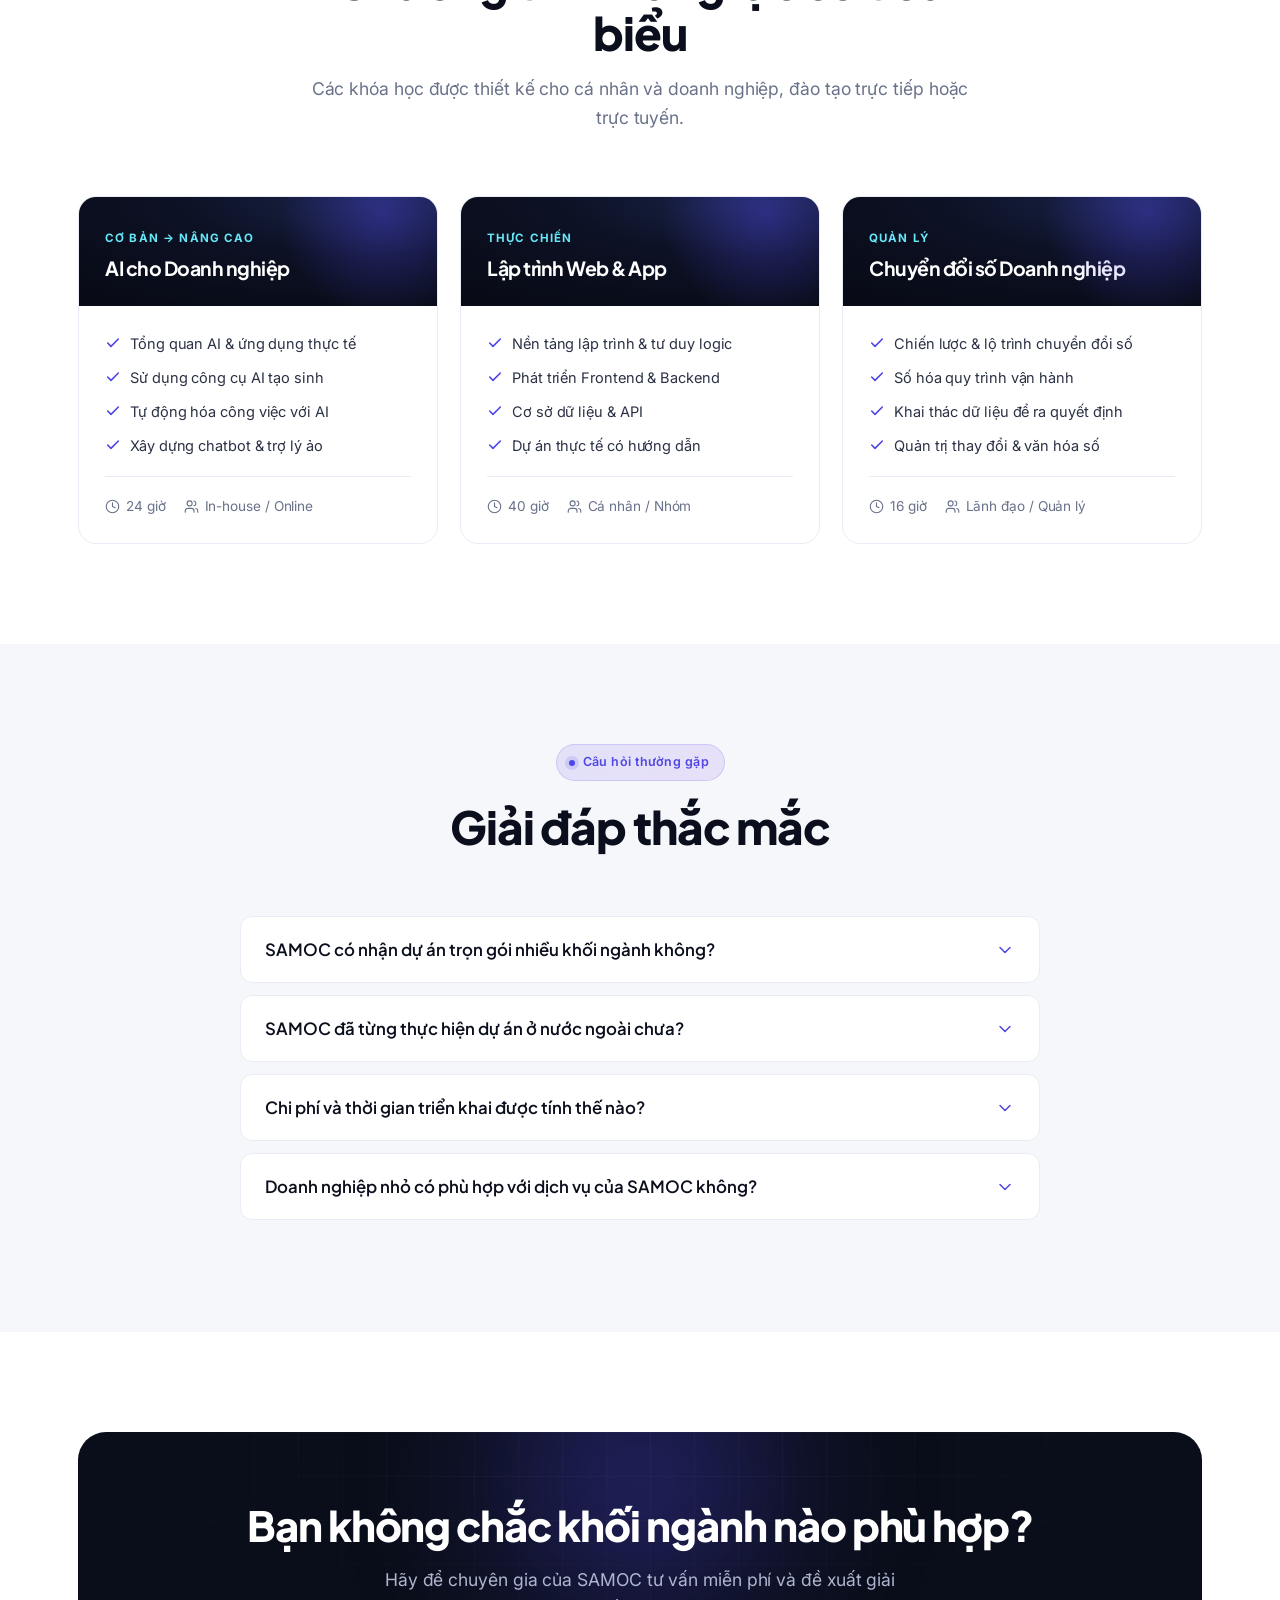
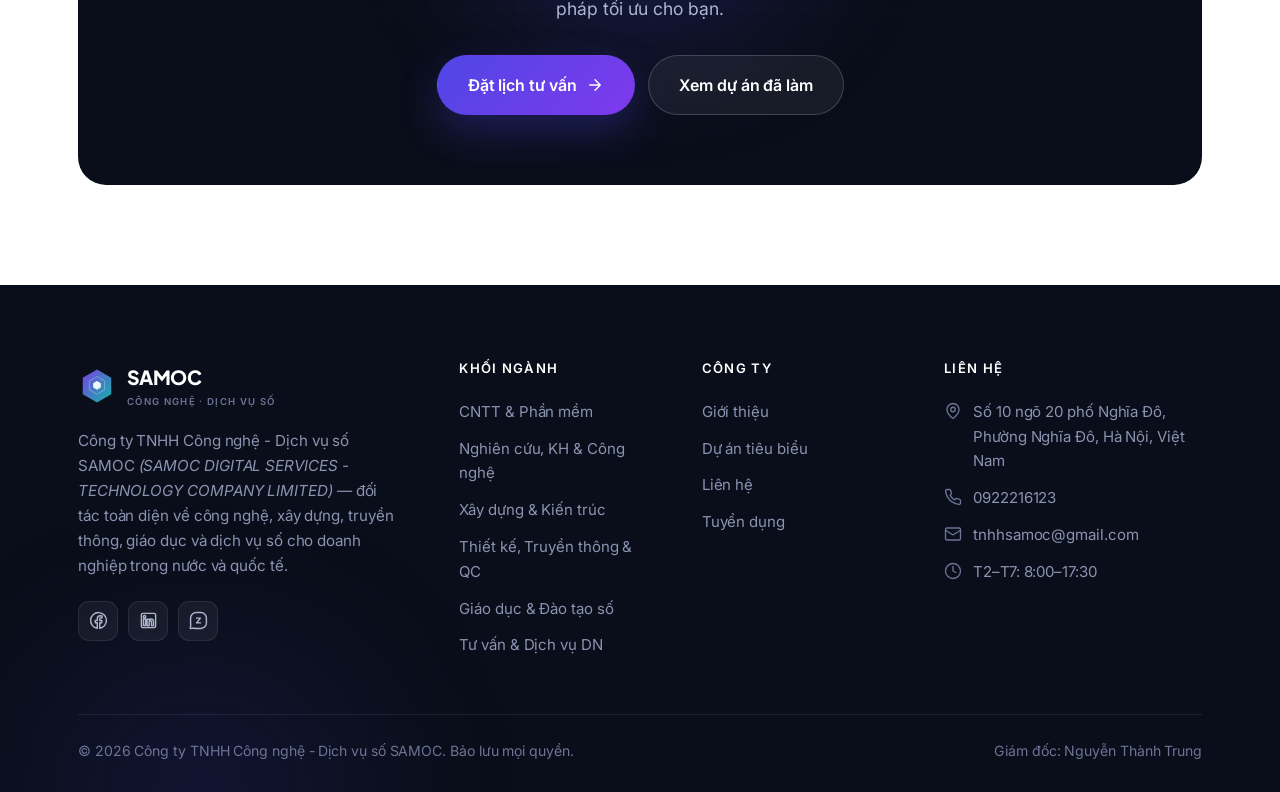
<file: samoc-website-main/services.html>
<!DOCTYPE html>
<html lang="vi">
<head>
  <meta charset="UTF-8" />
  <meta name="viewport" content="width=device-width, initial-scale=1.0" />
  <title>Khối ngành & Dịch vụ — Công ty TNHH Công nghệ - Dịch vụ số SAMOC</title>
  <meta name="description" content="6 khối ngành của SAMOC: CNTT & phần mềm; nghiên cứu khoa học & công nghệ; xây dựng & kiến trúc; thiết kế, truyền thông & quảng cáo; giáo dục & đào tạo số; tư vấn & dịch vụ doanh nghiệp." />
  <link rel="icon" type="image/svg+xml" href="assets/favicon.svg" />
  <meta name="theme-color" content="#0b0f1d" />
  <link rel="canonical" href="https://samoc.com/services.html" />
  <meta property="og:type" content="website" />
  <meta property="og:site_name" content="SAMOC" />
  <meta property="og:locale" content="vi_VN" />
  <meta property="og:title" content="Khối ngành & Dịch vụ — SAMOC" />
  <meta property="og:description" content="6 khối ngành (27 ngành nghề): CNTT & phần mềm, nghiên cứu & công nghệ, xây dựng, truyền thông, giáo dục, tư vấn." />
  <meta property="og:url" content="https://samoc.com/services.html" />
  <meta property="og:image" content="https://samoc.com/assets/og-image.svg" />
  <meta name="twitter:card" content="summary_large_image" />
  <meta name="twitter:title" content="Khối ngành & Dịch vụ — SAMOC" />
  <meta name="twitter:description" content="6 khối ngành, 27 ngành nghề đăng ký của SAMOC." />
  <meta name="twitter:image" content="https://samoc.com/assets/og-image.svg" />
  <link rel="preconnect" href="https://fonts.googleapis.com" />
  <link rel="preconnect" href="https://fonts.gstatic.com" crossorigin />
  <link href="https://fonts.googleapis.com/css2?family=Plus+Jakarta+Sans:wght@500;600;700;800&family=Inter:wght@400;500;600&family=JetBrains+Mono:wght@400;500&display=swap" rel="stylesheet" />
  <link rel="stylesheet" href="assets/css/style.css" />
  <style>
    .codes { display:flex; flex-wrap:wrap; gap:8px; margin-top:6px; }
    .codes .code { font-family:var(--font-mono); font-size:.78rem; font-weight:500; color:var(--c-primary); background:var(--grad-brand-soft); border:1px solid rgba(79,70,229,.16); padding:5px 11px; border-radius:8px; }
    /* Feature layout — stacked, services below */
    .svc-block { display:block; padding:56px 0; border-bottom:1px solid var(--c-line); }
    .svc-block .svc-text { max-width:760px; }
    .svc-block .svc-text p { margin-bottom:22px; }
    .svc-side { margin-top:32px; }
    .svc-side .side-head { font-size:.78rem; font-weight:600; letter-spacing:.06em; text-transform:uppercase; color:var(--c-faint); margin-bottom:16px; }
    .svc-block .svc-features { grid-template-columns:repeat(3,1fr); }
    @media (max-width:900px){ .svc-block{ padding:46px 0; } .svc-block .svc-features{ grid-template-columns:1fr 1fr; } }
    @media (max-width:600px){ .svc-block .svc-features{ grid-template-columns:1fr; } }
    .nganh-table { width:100%; border-collapse:collapse; background:#fff; border:1px solid var(--c-line); border-radius:var(--radius); overflow:hidden; font-size:.92rem; }
    .nganh-table thead th { background:var(--c-dark); color:#fff; text-align:left; padding:14px 18px; font-family:var(--font-display); font-weight:600; font-size:.86rem; letter-spacing:.02em; }
    .nganh-table td { padding:12px 18px; border-top:1px solid var(--c-line); color:var(--c-text); vertical-align:top; }
    .nganh-table tbody tr:nth-child(even){ background:var(--c-bg-soft); }
    .nganh-table .mc { font-family:var(--font-mono); font-weight:500; color:var(--c-primary); white-space:nowrap; }
    .nganh-table .grp td { background:var(--grad-brand-soft); font-family:var(--font-display); font-weight:700; color:var(--c-ink); }
    .nganh-table .main { font-weight:700; }
    .nganh-table .badge-main { font-size:.66rem; background:var(--c-primary); color:#fff; padding:2px 7px; border-radius:6px; margin-left:6px; font-family:var(--font-body); font-weight:600; vertical-align:middle; }
    .table-wrap { overflow-x:auto; border-radius:var(--radius); box-shadow:var(--shadow-sm); }
    @media (max-width:680px){ .nganh-table{ font-size:.84rem; } .nganh-table td, .nganh-table thead th{ padding:10px 12px; } }
  </style>
</head>
<body>

  <header class="site-header">
    <div class="container nav">
      <a href="index.html" class="brand" aria-label="SAMOC trang chủ">
<svg class="logo" viewBox="0 0 120 120" fill="none" xmlns="http://www.w3.org/2000/svg" aria-hidden="true">
  <defs>
    <linearGradient id="tg" x1="0" y1="0" x2="1" y2="1">
      <stop offset="0" stop-color="#7b3fe4"/>
      <stop offset="1" stop-color="#12b5a6"/>
    </linearGradient>
    <linearGradient id="bg" x1="0" y1="0" x2="1" y2="1">
      <stop offset="0" stop-color="#ffffff"/>
      <stop offset="1" stop-color="#d6f5f0"/>
    </linearGradient>
  </defs>
  <polygon points="60,8 105,34 105,86 60,112 15,86 15,34" fill="url(#tg)"/>
  <polygon points="60,30 84,44 84,72 60,86 36,72 36,44" fill="none" stroke="#ffffff" stroke-opacity="0.30" stroke-width="3"/>
  <polygon points="60,44 72,51 72,65 60,72 48,65 48,51" fill="url(#bg)"/>
</svg>
        <span>SAMOC<small>Công nghệ · Dịch vụ số</small></span>
      </a>
      <nav class="nav-links" id="navLinks">
        <a href="index.html">Trang chủ</a>
        <a href="about.html">Giới thiệu</a>
        <a href="services.html" class="active">Khối ngành</a>
        <a href="projects.html">Dự án</a>
        <a href="careers.html">Tuyển dụng</a>
        <a href="contact.html">Liên hệ</a>
        <a href="contact.html#contactForm" class="btn btn-brand nav-cta">Tư vấn miễn phí</a>
      </nav>
      <button class="nav-toggle" id="navToggle" aria-label="Mở menu"><svg class="icon" viewBox="0 0 24 24"><path d="M4 6h16M4 12h16M4 18h16"/></svg></button>
    </div>
  </header>

  <section class="page-hero">
    <div class="glow"></div>
    <div class="container">
      <div class="breadcrumb"><a href="index.html">Trang chủ</a> <span class="sep">/</span> Khối ngành &amp; Dịch vụ</div>
      <h1>6 khối ngành — năng lực toàn diện</h1>
      <p>SAMOC hoạt động trên 27 ngành nghề đã đăng ký, được tổ chức thành 6 khối ngành mạch lạc để phục vụ trọn vẹn nhu cầu của doanh nghiệp trong nước và quốc tế.</p>
      <div class="hero-badges" style="margin-top:24px;display:flex;flex-wrap:wrap;gap:10px">
        <a href="#it"><span class="eyebrow on-dark" style="margin:0">CNTT &amp; Phần mềm</span></a>
        <a href="#rnd"><span class="eyebrow on-dark" style="margin:0">Nghiên cứu &amp; Công nghệ</span></a>
        <a href="#construction"><span class="eyebrow on-dark" style="margin:0">Xây dựng &amp; Kiến trúc</span></a>
        <a href="#media"><span class="eyebrow on-dark" style="margin:0">Truyền thông &amp; QC</span></a>
        <a href="#education"><span class="eyebrow on-dark" style="margin:0">Giáo dục &amp; Đào tạo</span></a>
        <a href="#consulting"><span class="eyebrow on-dark" style="margin:0">Tư vấn &amp; Dịch vụ</span></a>
      </div>
    </div>
  </section>

  <div class="container">

    <!-- KHỐI 1: IT & SOFTWARE -->
    <div class="svc-block reveal" id="it">
      <div class="svc-text">
        <div class="svc-icon-lg"><svg class="icon" viewBox="0 0 24 24"><path d="m18 16 4-4-4-4M6 8l-4 4 4 4M14.5 4l-5 16"/></svg></div>
        <span class="svc-tag">Khối 01 — Information Technology</span>
        <h2>Công nghệ thông tin &amp; Phần mềm</h2>
        <p>Phát triển phần mềm theo yêu cầu, dịch vụ CNTT trọn gói và hạ tầng dữ liệu — nền tảng số hóa cho mọi doanh nghiệp.</p>
        <div class="codes"><span class="code">6201</span><span class="code">6202</span><span class="code">6209</span><span class="code">5820</span><span class="code">6311</span></div>
      </div>
      <div class="svc-side">
        <p class="side-head">Dịch vụ tiêu biểu</p>
        <div class="svc-features">
          <div><svg class="icon" viewBox="0 0 24 24"><path d="M20 6 9 17l-5-5"/></svg>Lập trình máy vi tính, Web &amp; App</div>
          <div><svg class="icon" viewBox="0 0 24 24"><path d="M20 6 9 17l-5-5"/></svg>Tư vấn &amp; quản trị hệ thống máy tính</div>
          <div><svg class="icon" viewBox="0 0 24 24"><path d="M20 6 9 17l-5-5"/></svg>Dịch vụ CNTT &amp; dịch vụ liên quan</div>
          <div><svg class="icon" viewBox="0 0 24 24"><path d="M20 6 9 17l-5-5"/></svg>Xuất bản phần mềm, SaaS</div>
          <div><svg class="icon" viewBox="0 0 24 24"><path d="M20 6 9 17l-5-5"/></svg>Xử lý &amp; lưu trữ dữ liệu (Data/Cloud)</div>
          <div><svg class="icon" viewBox="0 0 24 24"><path d="M20 6 9 17l-5-5"/></svg>Hệ thống ERP / CRM / HRM</div>
        </div>
      </div>
    </div>

    <!-- KHỐI 2: R&D / SCIENCE & TECH / AI -->
    <div class="svc-block reveal" id="rnd">
      <div class="svc-text">
        <div class="svc-icon-lg"><svg class="icon" viewBox="0 0 24 24"><rect x="4" y="4" width="16" height="16" rx="2"/><rect x="9" y="9" width="6" height="6"/><path d="M9 2v2M15 2v2M9 20v2M15 20v2M20 9h2M20 14h2M2 9h2M2 14h2"/></svg></div>
        <span class="svc-tag">Khối 02 — Research &amp; Technology</span>
        <h2>Nghiên cứu, Khoa học &amp; Công nghệ</h2>
        <p>Ngành nghề chính của SAMOC: nghiên cứu khoa học và phát triển công nghệ, ứng dụng trí tuệ nhân tạo và kiểm định kỹ thuật để tạo ra giải pháp đột phá.</p>
        <div class="codes"><span class="code">7211 · ngành chính</span><span class="code">7212</span><span class="code">7120</span></div>
      </div>
      <div class="svc-side">
        <p class="side-head">Dịch vụ tiêu biểu</p>
        <div class="svc-features">
          <div><svg class="icon" viewBox="0 0 24 24"><path d="M20 6 9 17l-5-5"/></svg>NCKH &amp; PT công nghệ — khoa học tự nhiên</div>
          <div><svg class="icon" viewBox="0 0 24 24"><path d="M20 6 9 17l-5-5"/></svg>NCKH &amp; PT công nghệ — kỹ thuật &amp; công nghệ</div>
          <div><svg class="icon" viewBox="0 0 24 24"><path d="M20 6 9 17l-5-5"/></svg>Trí tuệ nhân tạo &amp; phân tích dữ liệu</div>
          <div><svg class="icon" viewBox="0 0 24 24"><path d="M20 6 9 17l-5-5"/></svg>Chatbot, Computer Vision, AI Agent</div>
          <div><svg class="icon" viewBox="0 0 24 24"><path d="M20 6 9 17l-5-5"/></svg>Kiểm tra và phân tích kỹ thuật</div>
          <div><svg class="icon" viewBox="0 0 24 24"><path d="M20 6 9 17l-5-5"/></svg>Chuyển giao công nghệ &amp; R&amp;D</div>
        </div>
      </div>
    </div>

    <!-- KHỐI 3: CONSTRUCTION & ARCHITECTURE -->
    <div class="svc-block reveal" id="construction">
      <div class="svc-text">
        <div class="svc-icon-lg"><svg class="icon" viewBox="0 0 24 24"><path d="M3 21h18M5 21V7l8-4v18M19 21V11l-6-3"/><path d="M9 9v.01M9 12v.01M9 15v.01M9 18v.01"/></svg></div>
        <span class="svc-tag">Khối 03 — Construction &amp; Architecture</span>
        <h2>Xây dựng &amp; Kiến trúc</h2>
        <p>Khảo sát, thiết kế, thi công và giám sát công trình — từ nhà ở, công trình dân dụng đến hạ tầng kỹ thuật, tích hợp công nghệ thông minh.</p>
        <div class="codes"><span class="code">4101</span><span class="code">4102</span><span class="code">4291</span><span class="code">4292</span><span class="code">4293</span><span class="code">4299</span><span class="code">7110</span></div>
      </div>
      <div class="svc-side">
        <p class="side-head">Dịch vụ tiêu biểu</p>
        <div class="svc-features">
          <div><svg class="icon" viewBox="0 0 24 24"><path d="M20 6 9 17l-5-5"/></svg>Xây dựng nhà để ở &amp; không để ở</div>
          <div><svg class="icon" viewBox="0 0 24 24"><path d="M20 6 9 17l-5-5"/></svg>Công trình thủy, khai khoáng</div>
          <div><svg class="icon" viewBox="0 0 24 24"><path d="M20 6 9 17l-5-5"/></svg>Công trình chế biến, chế tạo</div>
          <div><svg class="icon" viewBox="0 0 24 24"><path d="M20 6 9 17l-5-5"/></svg>Công trình kỹ thuật dân dụng khác</div>
          <div><svg class="icon" viewBox="0 0 24 24"><path d="M20 6 9 17l-5-5"/></svg>Kiến trúc, khảo sát, thiết kế &amp; giám sát</div>
          <div><svg class="icon" viewBox="0 0 24 24"><path d="M20 6 9 17l-5-5"/></svg>Tư vấn PCCC, Smart Building &amp; IoT</div>
        </div>
      </div>
    </div>

    <!-- KHỐI 4: DESIGN / MEDIA / ADS -->
    <div class="svc-block reveal" id="media">
      <div class="svc-text">
        <div class="svc-icon-lg"><svg class="icon" viewBox="0 0 24 24"><path d="m3 11 18-5v12L3 14v-3z"/><path d="M11.6 16.8a3 3 0 1 1-5.8-1.6"/></svg></div>
        <span class="svc-tag">Khối 04 — Design, Media &amp; Advertising</span>
        <h2>Thiết kế, Truyền thông &amp; Quảng cáo</h2>
        <p>Kiến tạo hình ảnh thương hiệu và lan tỏa thông điệp: từ thiết kế, sản xuất phim, nhiếp ảnh đến quảng cáo và nghiên cứu thị trường.</p>
        <div class="codes"><span class="code">5911</span><span class="code">7420</span><span class="code">7310</span><span class="code">7320</span></div>
      </div>
      <div class="svc-side">
        <p class="side-head">Dịch vụ tiêu biểu</p>
        <div class="svc-features">
          <div><svg class="icon" viewBox="0 0 24 24"><path d="M20 6 9 17l-5-5"/></svg>Sản xuất phim điện ảnh, video, TVC</div>
          <div><svg class="icon" viewBox="0 0 24 24"><path d="M20 6 9 17l-5-5"/></svg>Chương trình truyền hình &amp; nội dung số</div>
          <div><svg class="icon" viewBox="0 0 24 24"><path d="M20 6 9 17l-5-5"/></svg>Hoạt động nhiếp ảnh</div>
          <div><svg class="icon" viewBox="0 0 24 24"><path d="M20 6 9 17l-5-5"/></svg>Thiết kế thương hiệu &amp; UI/UX</div>
          <div><svg class="icon" viewBox="0 0 24 24"><path d="M20 6 9 17l-5-5"/></svg>Quảng cáo &amp; marketing số</div>
          <div><svg class="icon" viewBox="0 0 24 24"><path d="M20 6 9 17l-5-5"/></svg>Nghiên cứu thị trường &amp; thăm dò dư luận</div>
        </div>
      </div>
    </div>

    <!-- KHỐI 5: EDUCATION & TRAINING -->
    <div class="svc-block reveal" id="education">
      <div class="svc-text">
        <div class="svc-icon-lg"><svg class="icon" viewBox="0 0 24 24"><path d="M22 10v6M2 10l10-5 10 5-10 5z"/><path d="M6 12v5c3 3 9 3 12 0v-5"/></svg></div>
        <span class="svc-tag">Khối 05 — Education &amp; Training</span>
        <h2>Giáo dục &amp; Đào tạo số</h2>
        <p>Đào tạo đa cấp độ và dịch vụ hỗ trợ giáo dục — trang bị kỹ năng số, AI và công nghệ cho cá nhân, doanh nghiệp và tổ chức.</p>
        <div class="codes"><span class="code">8531</span><span class="code">8532</span><span class="code">8533</span><span class="code">8541</span><span class="code">8559</span><span class="code">8560</span></div>
      </div>
      <div class="svc-side">
        <p class="side-head">Dịch vụ tiêu biểu</p>
        <div class="svc-features">
          <div><svg class="icon" viewBox="0 0 24 24"><path d="M20 6 9 17l-5-5"/></svg>Đào tạo sơ cấp &amp; trung cấp</div>
          <div><svg class="icon" viewBox="0 0 24 24"><path d="M20 6 9 17l-5-5"/></svg>Đào tạo cao đẳng &amp; đại học</div>
          <div><svg class="icon" viewBox="0 0 24 24"><path d="M20 6 9 17l-5-5"/></svg>Giáo dục &amp; bồi dưỡng khác</div>
          <div><svg class="icon" viewBox="0 0 24 24"><path d="M20 6 9 17l-5-5"/></svg>Dịch vụ hỗ trợ giáo dục</div>
          <div><svg class="icon" viewBox="0 0 24 24"><path d="M20 6 9 17l-5-5"/></svg>Đào tạo AI &amp; năng lực số doanh nghiệp</div>
          <div><svg class="icon" viewBox="0 0 24 24"><path d="M20 6 9 17l-5-5"/></svg>Tư vấn lộ trình chuyển đổi số</div>
        </div>
      </div>
    </div>

    <!-- KHỐI 6: CONSULTING & BUSINESS SERVICES -->
    <div class="svc-block reveal" id="consulting" style="border-bottom:none">
      <div class="svc-text">
        <div class="svc-icon-lg"><svg class="icon" viewBox="0 0 24 24"><rect width="20" height="14" x="2" y="7" rx="2"/><path d="M16 21V5a2 2 0 0 0-2-2h-4a2 2 0 0 0-2 2v16"/></svg></div>
        <span class="svc-tag">Khối 06 — Consulting &amp; Business Services</span>
        <h2>Tư vấn &amp; Dịch vụ doanh nghiệp</h2>
        <p>Các dịch vụ chuyên môn và hỗ trợ kinh doanh: tư vấn bất động sản, môi giới thương mại, phiên dịch và tư vấn quản lý — bao gồm cả tư vấn quốc tế.</p>
        <div class="codes"><span class="code">6820</span><span class="code">7490</span></div>
      </div>
      <div class="svc-side">
        <p class="side-head">Dịch vụ tiêu biểu</p>
        <div class="svc-features">
          <div><svg class="icon" viewBox="0 0 24 24"><path d="M20 6 9 17l-5-5"/></svg>Tư vấn, môi giới bất động sản</div>
          <div><svg class="icon" viewBox="0 0 24 24"><path d="M20 6 9 17l-5-5"/></svg>Đấu giá quyền sử dụng đất</div>
          <div><svg class="icon" viewBox="0 0 24 24"><path d="M20 6 9 17l-5-5"/></svg>Hoạt động phiên dịch</div>
          <div><svg class="icon" viewBox="0 0 24 24"><path d="M20 6 9 17l-5-5"/></svg>Môi giới thương mại</div>
          <div><svg class="icon" viewBox="0 0 24 24"><path d="M20 6 9 17l-5-5"/></svg>Tư vấn doanh nghiệp &amp; quản lý</div>
          <div><svg class="icon" viewBox="0 0 24 24"><path d="M20 6 9 17l-5-5"/></svg>Tư vấn dự án quốc tế (châu Phi)</div>
        </div>
      </div>
    </div>

  </div>

  <!-- FULL NGÀNH TABLE -->
  <section style="background:var(--c-bg-soft)">
    <div class="container">
      <div class="section-head reveal">
        <span class="eyebrow">Hồ sơ pháp lý</span>
        <h2 class="section-title">Danh mục ngành nghề đăng ký kinh doanh</h2>
        <p>Toàn bộ 27 ngành nghề đã được cập nhật trên Hệ thống thông tin quốc gia về đăng ký doanh nghiệp.</p>
      </div>
      <div class="table-wrap reveal">
        <table class="nganh-table">
          <thead><tr><th style="width:110px">Mã ngành</th><th>Tên ngành</th></tr></thead>
          <tbody>
            <tr class="grp"><td colspan="2">Khối 01 · Công nghệ thông tin &amp; Phần mềm</td></tr>
            <tr><td class="mc">6201</td><td>Lập trình máy vi tính</td></tr>
            <tr><td class="mc">6202</td><td>Tư vấn máy vi tính và quản trị hệ thống máy vi tính</td></tr>
            <tr><td class="mc">6209</td><td>Hoạt động dịch vụ công nghệ thông tin và dịch vụ khác liên quan đến máy vi tính</td></tr>
            <tr><td class="mc">5820</td><td>Xuất bản phần mềm (trừ hoạt động xuất bản phẩm)</td></tr>
            <tr><td class="mc">6311</td><td>Xử lý dữ liệu, cho thuê và các hoạt động liên quan</td></tr>

            <tr class="grp"><td colspan="2">Khối 02 · Nghiên cứu, Khoa học &amp; Công nghệ</td></tr>
            <tr><td class="mc">7211</td><td class="main">Nghiên cứu khoa học và phát triển công nghệ trong lĩnh vực khoa học tự nhiên <span class="badge-main">Ngành chính</span></td></tr>
            <tr><td class="mc">7212</td><td>Nghiên cứu khoa học và phát triển công nghệ trong lĩnh vực khoa học kỹ thuật và công nghệ</td></tr>
            <tr><td class="mc">7120</td><td>Kiểm tra và phân tích kỹ thuật</td></tr>

            <tr class="grp"><td colspan="2">Khối 03 · Xây dựng &amp; Kiến trúc</td></tr>
            <tr><td class="mc">4101</td><td>Xây dựng nhà để ở</td></tr>
            <tr><td class="mc">4102</td><td>Xây dựng nhà không để ở</td></tr>
            <tr><td class="mc">4291</td><td>Xây dựng công trình thủy</td></tr>
            <tr><td class="mc">4292</td><td>Xây dựng công trình khai khoáng</td></tr>
            <tr><td class="mc">4293</td><td>Xây dựng công trình chế biến, chế tạo</td></tr>
            <tr><td class="mc">4299</td><td>Xây dựng công trình kỹ thuật dân dụng khác</td></tr>
            <tr><td class="mc">7110</td><td>Hoạt động kiến trúc và tư vấn kỹ thuật có liên quan (khảo sát, thiết kế, thi công, giám sát, kiểm định, PCCC…)</td></tr>

            <tr class="grp"><td colspan="2">Khối 04 · Thiết kế, Truyền thông &amp; Quảng cáo</td></tr>
            <tr><td class="mc">5911</td><td>Hoạt động sản xuất phim điện ảnh, phim video và chương trình truyền hình</td></tr>
            <tr><td class="mc">7420</td><td>Hoạt động nhiếp ảnh (trừ hoạt động của phóng viên ảnh)</td></tr>
            <tr><td class="mc">7310</td><td>Quảng cáo (trừ quảng cáo trên không, quảng cáo thuốc lá)</td></tr>
            <tr><td class="mc">7320</td><td>Nghiên cứu thị trường và thăm dò dư luận (trừ dịch vụ điều tra thông tin Nhà nước cấm)</td></tr>

            <tr class="grp"><td colspan="2">Khối 05 · Giáo dục &amp; Đào tạo số</td></tr>
            <tr><td class="mc">8531</td><td>Đào tạo sơ cấp</td></tr>
            <tr><td class="mc">8532</td><td>Đào tạo trung cấp</td></tr>
            <tr><td class="mc">8533</td><td>Đào tạo cao đẳng</td></tr>
            <tr><td class="mc">8541</td><td>Đào tạo đại học</td></tr>
            <tr><td class="mc">8559</td><td>Giáo dục khác chưa được phân vào đâu</td></tr>
            <tr><td class="mc">8560</td><td>Dịch vụ hỗ trợ giáo dục</td></tr>

            <tr class="grp"><td colspan="2">Khối 06 · Tư vấn &amp; Dịch vụ doanh nghiệp</td></tr>
            <tr><td class="mc">6820</td><td>Tư vấn, môi giới, đấu giá bất động sản, đấu giá quyền sử dụng đất</td></tr>
            <tr><td class="mc">7490</td><td>Hoạt động chuyên môn, khoa học và công nghệ khác chưa được phân vào đâu (phiên dịch, môi giới thương mại, tư vấn khác…)</td></tr>
          </tbody>
        </table>
      </div>
    </div>
  </section>

  <!-- TRAINING PROGRAMS -->
  <section>
    <div class="container">
      <div class="section-head reveal">
        <span class="eyebrow">Khóa đào tạo nổi bật</span>
        <h2 class="section-title">Chương trình năng lực số tiêu biểu</h2>
        <p>Các khóa học được thiết kế cho cá nhân và doanh nghiệp, đào tạo trực tiếp hoặc trực tuyến.</p>
      </div>
      <div class="programs">
        <div class="program reveal">
          <div class="top"><span class="lvl">Cơ bản → Nâng cao</span><h4>AI cho Doanh nghiệp</h4></div>
          <div class="body">
            <ul>
              <li><svg class="icon" viewBox="0 0 24 24"><path d="M20 6 9 17l-5-5"/></svg>Tổng quan AI &amp; ứng dụng thực tế</li>
              <li><svg class="icon" viewBox="0 0 24 24"><path d="M20 6 9 17l-5-5"/></svg>Sử dụng công cụ AI tạo sinh</li>
              <li><svg class="icon" viewBox="0 0 24 24"><path d="M20 6 9 17l-5-5"/></svg>Tự động hóa công việc với AI</li>
              <li><svg class="icon" viewBox="0 0 24 24"><path d="M20 6 9 17l-5-5"/></svg>Xây dựng chatbot &amp; trợ lý ảo</li>
            </ul>
            <div class="meta"><span><svg class="icon" viewBox="0 0 24 24"><circle cx="12" cy="12" r="10"/><path d="M12 6v6l4 2"/></svg>24 giờ</span><span><svg class="icon" viewBox="0 0 24 24"><path d="M16 21v-2a4 4 0 0 0-4-4H6a4 4 0 0 0-4 4v2"/><circle cx="9" cy="7" r="4"/><path d="M22 21v-2a4 4 0 0 0-3-3.87M16 3.13a4 4 0 0 1 0 7.75"/></svg>In-house / Online</span></div>
          </div>
        </div>
        <div class="program reveal" data-delay="1">
          <div class="top"><span class="lvl">Thực chiến</span><h4>Lập trình Web &amp; App</h4></div>
          <div class="body">
            <ul>
              <li><svg class="icon" viewBox="0 0 24 24"><path d="M20 6 9 17l-5-5"/></svg>Nền tảng lập trình &amp; tư duy logic</li>
              <li><svg class="icon" viewBox="0 0 24 24"><path d="M20 6 9 17l-5-5"/></svg>Phát triển Frontend &amp; Backend</li>
              <li><svg class="icon" viewBox="0 0 24 24"><path d="M20 6 9 17l-5-5"/></svg>Cơ sở dữ liệu &amp; API</li>
              <li><svg class="icon" viewBox="0 0 24 24"><path d="M20 6 9 17l-5-5"/></svg>Dự án thực tế có hướng dẫn</li>
            </ul>
            <div class="meta"><span><svg class="icon" viewBox="0 0 24 24"><circle cx="12" cy="12" r="10"/><path d="M12 6v6l4 2"/></svg>40 giờ</span><span><svg class="icon" viewBox="0 0 24 24"><path d="M16 21v-2a4 4 0 0 0-4-4H6a4 4 0 0 0-4 4v2"/><circle cx="9" cy="7" r="4"/><path d="M22 21v-2a4 4 0 0 0-3-3.87M16 3.13a4 4 0 0 1 0 7.75"/></svg>Cá nhân / Nhóm</span></div>
          </div>
        </div>
        <div class="program reveal" data-delay="2">
          <div class="top"><span class="lvl">Quản lý</span><h4>Chuyển đổi số Doanh nghiệp</h4></div>
          <div class="body">
            <ul>
              <li><svg class="icon" viewBox="0 0 24 24"><path d="M20 6 9 17l-5-5"/></svg>Chiến lược &amp; lộ trình chuyển đổi số</li>
              <li><svg class="icon" viewBox="0 0 24 24"><path d="M20 6 9 17l-5-5"/></svg>Số hóa quy trình vận hành</li>
              <li><svg class="icon" viewBox="0 0 24 24"><path d="M20 6 9 17l-5-5"/></svg>Khai thác dữ liệu để ra quyết định</li>
              <li><svg class="icon" viewBox="0 0 24 24"><path d="M20 6 9 17l-5-5"/></svg>Quản trị thay đổi &amp; văn hóa số</li>
            </ul>
            <div class="meta"><span><svg class="icon" viewBox="0 0 24 24"><circle cx="12" cy="12" r="10"/><path d="M12 6v6l4 2"/></svg>16 giờ</span><span><svg class="icon" viewBox="0 0 24 24"><path d="M16 21v-2a4 4 0 0 0-4-4H6a4 4 0 0 0-4 4v2"/><circle cx="9" cy="7" r="4"/><path d="M22 21v-2a4 4 0 0 0-3-3.87M16 3.13a4 4 0 0 1 0 7.75"/></svg>Lãnh đạo / Quản lý</span></div>
          </div>
        </div>
      </div>
    </div>
  </section>

  <!-- FAQ -->
  <section style="background:var(--c-bg-soft)">
    <div class="container">
      <div class="section-head reveal">
        <span class="eyebrow">Câu hỏi thường gặp</span>
        <h2 class="section-title">Giải đáp thắc mắc</h2>
      </div>
      <div class="faq">
        <div class="faq-item reveal">
          <button class="faq-q">SAMOC có nhận dự án trọn gói nhiều khối ngành không?<span class="chev"><svg class="icon" viewBox="0 0 24 24"><path d="m6 9 6 6 6-6"/></svg></span></button>
          <div class="faq-a"><p>Có. Thế mạnh của SAMOC là khả năng kết hợp nhiều khối ngành — ví dụ vừa thi công công trình smart building, vừa phát triển phần mềm quản lý, hệ thống AI giám sát và truyền thông quảng bá. Bạn chỉ cần làm việc với một đầu mối duy nhất.</p></div>
        </div>
        <div class="faq-item reveal">
          <button class="faq-q">SAMOC đã từng thực hiện dự án ở nước ngoài chưa?<span class="chev"><svg class="icon" viewBox="0 0 24 24"><path d="m6 9 6 6 6-6"/></svg></span></button>
          <div class="faq-a"><p>Rồi. SAMOC có kinh nghiệm tư vấn cho các đối tác quốc tế, trong đó có các dự án tại Nam Phi và Liberia (châu Phi). Chúng tôi sẵn sàng đồng hành cùng khách hàng trong và ngoài nước.</p></div>
        </div>
        <div class="faq-item reveal">
          <button class="faq-q">Chi phí và thời gian triển khai được tính thế nào?<span class="chev"><svg class="icon" viewBox="0 0 24 24"><path d="m6 9 6 6 6-6"/></svg></span></button>
          <div class="faq-a"><p>Mỗi dự án được khảo sát và báo giá riêng dựa trên phạm vi, độ phức tạp và yêu cầu cụ thể. Sau buổi tư vấn miễn phí, chúng tôi gửi đề xuất chi tiết kèm tiến độ rõ ràng và minh bạch.</p></div>
        </div>
        <div class="faq-item reveal">
          <button class="faq-q">Doanh nghiệp nhỏ có phù hợp với dịch vụ của SAMOC không?<span class="chev"><svg class="icon" viewBox="0 0 24 24"><path d="m6 9 6 6 6-6"/></svg></span></button>
          <div class="faq-a"><p>Rất phù hợp. Chúng tôi có các gói giải pháp linh hoạt cho doanh nghiệp vừa và nhỏ, giúp bạn bắt đầu chuyển đổi số với chi phí hợp lý và lộ trình từng bước.</p></div>
        </div>
      </div>
    </div>
  </section>

  <!-- CTA -->
  <section>
    <div class="container">
      <div class="cta-band reveal">
        <div class="grid-bg"></div><div class="glow"></div>
        <h2>Bạn không chắc khối ngành nào phù hợp?</h2>
        <p>Hãy để chuyên gia của SAMOC tư vấn miễn phí và đề xuất giải pháp tối ưu cho bạn.</p>
        <div class="cta-actions">
          <a href="contact.html" class="btn btn-brand btn-lg">Đặt lịch tư vấn <svg class="icon" viewBox="0 0 24 24"><path d="M5 12h14M12 5l7 7-7 7"/></svg></a>
          <a href="projects.html" class="btn btn-ghost btn-lg">Xem dự án đã làm</a>
        </div>
      </div>
    </div>
  </section>

  <footer class="site-footer">
    <div class="glow"></div>
    <div class="container">
      <div class="footer-grid">
        <div class="footer-about">
          <a href="index.html" class="brand">
<svg class="logo" viewBox="0 0 120 120" fill="none" aria-hidden="true"><defs><linearGradient id="tgf" x1="0" y1="0" x2="1" y2="1"><stop offset="0" stop-color="#7b3fe4"/><stop offset="1" stop-color="#12b5a6"/></linearGradient><linearGradient id="bgf" x1="0" y1="0" x2="1" y2="1"><stop offset="0" stop-color="#ffffff"/><stop offset="1" stop-color="#d6f5f0"/></linearGradient></defs><polygon points="60,8 105,34 105,86 60,112 15,86 15,34" fill="url(#tgf)"/><polygon points="60,30 84,44 84,72 60,86 36,72 36,44" fill="none" stroke="#ffffff" stroke-opacity="0.30" stroke-width="3"/><polygon points="60,44 72,51 72,65 60,72 48,65 48,51" fill="url(#bgf)"/></svg>
            <span>SAMOC<small>Công nghệ · Dịch vụ số</small></span>
          </a>
          <p>Công ty TNHH Công nghệ - Dịch vụ số SAMOC <em>(SAMOC DIGITAL SERVICES - TECHNOLOGY COMPANY LIMITED)</em> — đối tác toàn diện về công nghệ, xây dựng, truyền thông, giáo dục và dịch vụ số cho doanh nghiệp trong nước và quốc tế.</p>
          <div class="socials">
            <a href="https://www.facebook.com/samocdigital/" target="_blank" rel="noopener noreferrer" aria-label="Facebook SAMOC"><svg class="icon" viewBox="0 0 24 24" fill="currentColor" stroke="none"><path d="M22 12a10 10 0 1 0-11.56 9.88v-6.99H7.9V12h2.54V9.8c0-2.5 1.49-3.89 3.78-3.89 1.09 0 2.24.2 2.24.2v2.46h-1.26c-1.24 0-1.63.77-1.63 1.56V12h2.78l-.44 2.89h-2.34v6.99A10 10 0 0 0 22 12z"/></svg></a>
            <a href="#" aria-label="LinkedIn"><svg class="icon" viewBox="0 0 24 24" fill="currentColor" stroke="none"><path d="M19 3a2 2 0 0 1 2 2v14a2 2 0 0 1-2 2H5a2 2 0 0 1-2-2V5a2 2 0 0 1 2-2zM8.34 18.34V9.99H5.67v8.35zM7 8.84a1.55 1.55 0 1 0 0-3.1 1.55 1.55 0 0 0 0 3.1zm11.34 9.5v-4.58c0-2.45-1.31-3.59-3.06-3.59-1.41 0-2.04.78-2.39 1.32v-1.13h-2.67v8.35h2.67v-4.66c0-.25.02-.5.09-.67.2-.5.65-1.01 1.41-1.01.99 0 1.39.76 1.39 1.86v4.48z"/></svg></a>
            <a href="https://zalo.me/3719155942943261749" target="_blank" rel="noopener noreferrer" aria-label="Zalo SAMOC"><svg class="icon" viewBox="0 0 24 24" fill="none" stroke="currentColor" stroke-width="1.8" stroke-linecap="round" stroke-linejoin="round"><path d="M9 2H15A7 7 0 0 1 22 9V15A7 7 0 0 1 15 22H9C5.6 22 3.9 21.3 2.6 22.1C1.9 22.5 1.3 21.8 1.7 21.1C2.6 19.6 2 18.2 2 15V9A7 7 0 0 1 9 2Z"/><path d="M9.5 9H14.5L9.5 15H14.5"/></svg></a>
          </div>
        </div>
        <div class="footer-col"><h5>Khối ngành</h5>
          <a href="services.html#it">CNTT &amp; Phần mềm</a>
          <a href="services.html#rnd">Nghiên cứu, KH &amp; Công nghệ</a>
          <a href="services.html#construction">Xây dựng &amp; Kiến trúc</a>
          <a href="services.html#media">Thiết kế, Truyền thông &amp; QC</a>
          <a href="services.html#education">Giáo dục &amp; Đào tạo số</a>
          <a href="services.html#consulting">Tư vấn &amp; Dịch vụ DN</a>
        </div>
        <div class="footer-col"><h5>Công ty</h5>
          <a href="about.html">Giới thiệu</a>
          <a href="projects.html">Dự án tiêu biểu</a>
          <a href="contact.html">Liên hệ</a>
          <a href="careers.html">Tuyển dụng</a>
        </div>
        <div class="footer-col footer-contact"><h5>Liên hệ</h5>
          <ul>
            <li><svg class="icon" viewBox="0 0 24 24"><path d="M20 10c0 6-8 12-8 12s-8-6-8-12a8 8 0 0 1 16 0Z"/><circle cx="12" cy="10" r="3"/></svg><span>Số 10 ngõ 20 phố Nghĩa Đô, Phường Nghĩa Đô, Hà Nội, Việt Nam</span></li>
            <li><svg class="icon" viewBox="0 0 24 24"><path d="M22 16.92v3a2 2 0 0 1-2.18 2 19.79 19.79 0 0 1-8.63-3.07 19.5 19.5 0 0 1-6-6 19.79 19.79 0 0 1-3.07-8.67A2 2 0 0 1 4.11 2h3a2 2 0 0 1 2 1.72c.13.96.36 1.9.7 2.81a2 2 0 0 1-.45 2.11L8.09 9.91a16 16 0 0 0 6 6l1.27-1.27a2 2 0 0 1 2.11-.45c.91.34 1.85.57 2.81.7A2 2 0 0 1 22 16.92z"/></svg><a href="tel:0967515828">0922216123</a></li>
            <li><svg class="icon" viewBox="0 0 24 24"><rect width="20" height="16" x="2" y="4" rx="2"/><path d="m22 7-8.97 5.7a1.94 1.94 0 0 1-2.06 0L2 7"/></svg><a href="mailto:tnhhsamoc@gmail.com">tnhhsamoc@gmail.com</a></li>
            <li><svg class="icon" viewBox="0 0 24 24"><circle cx="12" cy="12" r="10"/><path d="M12 6v6l4 2"/></svg><span>T2–T7: 8:00–17:30</span></li>
          </ul>
        </div>
      </div>
      <div class="footer-bottom">
        <span>© <span id="year">2026</span> Công ty TNHH Công nghệ - Dịch vụ số SAMOC. Bảo lưu mọi quyền.</span>
        <span>Giám đốc: Nguyễn Thành Trung</span>
      </div>
    </div>
  </footer>

  <script src="assets/js/main.js"></script>
</body>
</html>
</file>
<file: samoc-website-main/assets/css/style.css>
/* ============================================================
   SAMOC Technology — Professional Design System v2
   Type: Plus Jakarta Sans (display) · Inter (body) · JetBrains Mono
   ============================================================ */

:root {
  /* Brand */
  --c-primary: #4f46e5;        /* indigo 600 */
  --c-primary-2: #6366f1;
  --c-primary-dark: #3730a3;
  --c-violet: #7c3aed;
  --c-cyan: #22d3ee;

  /* Ink / text */
  --c-ink: #0b0f1d;
  --c-ink-2: #11162a;
  --c-text: #2b3245;
  --c-muted: #69728a;
  --c-faint: #98a1b6;

  /* Surfaces */
  --c-bg: #ffffff;
  --c-bg-soft: #f6f7fb;
  --c-bg-soft-2: #eef1f8;
  --c-dark: #0a0e1a;
  --c-line: #e9ecf4;
  --c-line-2: #dfe3ee;

  /* Gradients */
  --grad-brand: linear-gradient(135deg, #4f46e5 0%, #7c3aed 60%, #22d3ee 130%);
  --grad-brand-soft: linear-gradient(135deg, rgba(79,70,229,.12), rgba(124,58,237,.12));
  --grad-dark: radial-gradient(120% 120% at 80% 0%, #1a2348 0%, #0c1124 45%, #080b16 100%);

  /* Shadow */
  --shadow-xs: 0 1px 2px rgba(13,18,38,.06);
  --shadow-sm: 0 4px 14px rgba(13,18,38,.06);
  --shadow-md: 0 18px 40px rgba(13,18,38,.10);
  --shadow-lg: 0 40px 80px rgba(13,18,38,.16);
  --shadow-brand: 0 16px 40px rgba(79,70,229,.30);

  --radius: 18px;
  --radius-sm: 12px;
  --radius-lg: 28px;
  --radius-pill: 100px;

  --maxw: 1180px;
  --font-display: "Plus Jakarta Sans", "Segoe UI", system-ui, sans-serif;
  --font-body: "Inter", "Segoe UI", system-ui, -apple-system, sans-serif;
  --font-mono: "JetBrains Mono", "Consolas", monospace;
  --ease: cubic-bezier(.22,.61,.36,1);
}

* { margin: 0; padding: 0; box-sizing: border-box; }
html { scroll-behavior: smooth; -webkit-text-size-adjust: 100%; }
body {
  font-family: var(--font-body);
  color: var(--c-text);
  background: var(--c-bg);
  line-height: 1.65;
  font-size: 16px;
  letter-spacing: -.005em;
  -webkit-font-smoothing: antialiased;
  text-rendering: optimizeLegibility;
  overflow-x: hidden;
}
a { color: inherit; text-decoration: none; }
img, svg { display: block; max-width: 100%; }
ul { list-style: none; }
::selection { background: rgba(79,70,229,.18); }

.container { width: 100%; max-width: var(--maxw); margin: 0 auto; padding: 0 28px; }
section { padding: 100px 0; position: relative; }

h1, h2, h3, h4, h5 { font-family: var(--font-display); line-height: 1.12; color: var(--c-ink); font-weight: 700; letter-spacing: -.025em; }
h2.section-title { font-size: clamp(1.9rem, 3.6vw, 2.85rem); font-weight: 800; }
p { color: var(--c-muted); }

/* Icons */
.icon { width: 24px; height: 24px; stroke: currentColor; stroke-width: 1.8; fill: none; stroke-linecap: round; stroke-linejoin: round; flex: none; }

/* Eyebrow */
.eyebrow {
  display: inline-flex; align-items: center; gap: 8px;
  font-family: var(--font-body);
  font-size: .78rem; font-weight: 600; letter-spacing: .04em;
  color: var(--c-primary);
  background: var(--grad-brand-soft);
  border: 1px solid rgba(79,70,229,.16);
  padding: 7px 14px 7px 12px; border-radius: var(--radius-pill); margin-bottom: 20px;
}
.eyebrow::before { content: ""; width: 6px; height: 6px; border-radius: 50%; background: var(--c-primary); box-shadow: 0 0 0 4px rgba(79,70,229,.15); }
.eyebrow.on-dark { color: #a5b4fc; background: rgba(129,140,248,.1); border-color: rgba(129,140,248,.2); }
.eyebrow.on-dark::before { background: var(--c-cyan); box-shadow: 0 0 0 4px rgba(34,211,238,.2); }

.section-head { text-align: center; max-width: 680px; margin: 0 auto 64px; }
.section-head p { font-size: 1.1rem; margin-top: 16px; }

/* Buttons */
.btn {
  display: inline-flex; align-items: center; justify-content: center; gap: 9px;
  padding: 13px 24px; border-radius: var(--radius-pill); font-weight: 600;
  font-size: .96rem; font-family: var(--font-body); cursor: pointer; border: 1px solid transparent;
  transition: transform .25s var(--ease), box-shadow .25s var(--ease), background .2s, border-color .2s, color .2s;
  white-space: nowrap;
}
.btn .icon { width: 18px; height: 18px; }
.btn-primary { background: var(--c-ink); color: #fff; box-shadow: var(--shadow-sm); }
.btn-primary:hover { transform: translateY(-2px); box-shadow: var(--shadow-md); background: #161c30; }
.btn-brand { background: var(--grad-brand); color: #fff; box-shadow: var(--shadow-brand); background-size: 160% 160%; }
.btn-brand:hover { transform: translateY(-2px); box-shadow: 0 22px 48px rgba(79,70,229,.42); }
.btn-ghost { background: rgba(255,255,255,.06); color: #fff; border-color: rgba(255,255,255,.18); backdrop-filter: blur(6px); }
.btn-ghost:hover { background: rgba(255,255,255,.14); border-color: rgba(255,255,255,.3); }
.btn-outline { background: #fff; color: var(--c-ink); border-color: var(--c-line-2); }
.btn-outline:hover { border-color: var(--c-ink); transform: translateY(-2px); box-shadow: var(--shadow-sm); }
.btn-lg { padding: 16px 30px; font-size: 1rem; }

/* ============================================================
   Header
   ============================================================ */
.site-header {
  position: sticky; top: 0; z-index: 100;
  background: rgba(255,255,255,.72);
  backdrop-filter: saturate(180%) blur(18px);
  border-bottom: 1px solid transparent;
  transition: border-color .3s, background .3s;
}
.site-header.scrolled { border-bottom-color: var(--c-line); background: rgba(255,255,255,.88); }
.nav { display: flex; align-items: center; justify-content: space-between; height: 74px; }
.brand { display: flex; align-items: center; gap: 11px; font-family: var(--font-display); font-weight: 800; font-size: 1.22rem; color: var(--c-ink); letter-spacing: -.03em; }
.brand .logo { width: 38px; height: 38px; flex: none; }
.brand small { display: block; font-family: var(--font-body); font-size: .6rem; font-weight: 600; letter-spacing: .14em; color: var(--c-muted); text-transform: uppercase; margin-top: 1px; }
.nav-links { display: flex; align-items: center; gap: 2px; }
.nav-links > a { padding: 9px 14px; border-radius: var(--radius-pill); font-weight: 500; font-size: .95rem; color: var(--c-text); white-space: nowrap; transition: background .2s, color .2s; }
.nav-links > a:hover, .nav-links > a.active { background: var(--c-bg-soft); color: var(--c-ink); }
.nav-cta { margin-left: 10px; }
.nav-toggle { display: none; background: none; border: none; cursor: pointer; color: var(--c-ink); padding: 6px; }
.nav-toggle .icon { width: 26px; height: 26px; }

/* ============================================================
   Hero
   ============================================================ */
.hero { position: relative; background: var(--c-dark); color: #fff; overflow: hidden; padding: 120px 0 130px; }
.hero .grid-bg, .page-hero .grid-bg {
  position: absolute; inset: 0;
  background-image:
    linear-gradient(rgba(255,255,255,.035) 1px, transparent 1px),
    linear-gradient(90deg, rgba(255,255,255,.035) 1px, transparent 1px);
  background-size: 56px 56px;
  mask-image: radial-gradient(120% 90% at 50% 0%, #000 30%, transparent 75%);
}
.hero .glow {
  position: absolute; border-radius: 50%; filter: blur(90px); opacity: .55; pointer-events: none;
}
.hero .glow.g1 { width: 520px; height: 520px; top: -160px; right: -80px; background: radial-gradient(circle, #4f46e5, transparent 65%); }
.hero .glow.g2 { width: 460px; height: 460px; bottom: -200px; left: -120px; background: radial-gradient(circle, #7c3aed, transparent 65%); opacity: .45; }
.hero .glow.g3 { width: 360px; height: 360px; top: 30%; left: 45%; background: radial-gradient(circle, #22d3ee, transparent 65%); opacity: .22; }
.hero .container { position: relative; z-index: 2; }
.hero-grid { display: grid; grid-template-columns: 1.08fr .92fr; gap: 56px; align-items: center; }
.hero h1 { color: #fff; font-size: clamp(2.4rem, 5.2vw, 3.85rem); font-weight: 800; letter-spacing: -.035em; }
.hero h1 .grad { background: linear-gradient(100deg, #818cf8, #22d3ee); -webkit-background-clip: text; background-clip: text; color: transparent; }
.hero p.lead { color: #aeb6cf; font-size: 1.16rem; margin: 24px 0 34px; max-width: 540px; }
.hero-actions { display: flex; gap: 13px; flex-wrap: wrap; margin-bottom: 40px; }
.hero-trust { display: flex; align-items: center; gap: 14px; color: #8a93b0; font-size: .88rem; }
.hero-trust .avatars { display: flex; }
.hero-trust .avatars span { width: 32px; height: 32px; border-radius: 50%; border: 2px solid var(--c-dark); margin-left: -9px; background: var(--grad-brand); display: grid; place-items: center; font-size: .72rem; font-weight: 700; color: #fff; }
.hero-trust .avatars span:first-child { margin-left: 0; }
.hero-trust b { color: #fff; }

/* Hero card (glass) */
.hero-visual { position: relative; }
.hero-card {
  background: linear-gradient(160deg, rgba(255,255,255,.08), rgba(255,255,255,.02));
  border: 1px solid rgba(255,255,255,.12);
  border-radius: var(--radius-lg); padding: 22px; backdrop-filter: blur(12px);
  box-shadow: var(--shadow-lg); position: relative;
}
.hero-card .win-dots { display: flex; gap: 7px; margin-bottom: 16px; }
.hero-card .win-dots i { width: 11px; height: 11px; border-radius: 50%; background: rgba(255,255,255,.2); }
.hero-card .win-dots i:nth-child(1){ background:#ff5f57; } .hero-card .win-dots i:nth-child(2){ background:#febc2e; } .hero-card .win-dots i:nth-child(3){ background:#28c840; }
.code-line { font-family: var(--font-mono); font-size: .82rem; line-height: 1.9; color: #9fb0d8; }
.code-line .k { color: #c4b5fd; } .code-line .s { color: #67e8f9; } .code-line .f { color: #86efac; } .code-line .c { color: #64748b; }
.hero-stats { display: grid; grid-template-columns: repeat(3,1fr); gap: 10px; margin-top: 18px; }
.hero-stats div { text-align: center; background: rgba(255,255,255,.05); border-radius: var(--radius-sm); padding: 14px 6px; border: 1px solid rgba(255,255,255,.08); }
.hero-stats b { display: block; font-family: var(--font-display); font-size: 1.5rem; font-weight: 800; background: linear-gradient(100deg,#818cf8,#22d3ee); -webkit-background-clip: text; background-clip: text; color: transparent; }
.hero-stats small { color: #8a93b0; font-size: .72rem; }

/* Marquee */
.logos-strip { background: var(--c-dark); padding: 0 0 60px; overflow: hidden; }
.logos-strip .label { text-align: center; color: #6b7494; font-size: .8rem; letter-spacing: .12em; text-transform: uppercase; margin-bottom: 26px; }
.marquee { display: flex; gap: 56px; width: max-content; animation: scroll 28s linear infinite; }
.marquee span { color: #aeb6cf; font-family: var(--font-display); font-weight: 700; font-size: 1.15rem; opacity: .65; white-space: nowrap; display: flex; align-items: center; gap: 10px; }
.marquee span .icon { width: 20px; height: 20px; color: #818cf8; }
.marquee-wrap { display: flex; overflow: hidden; mask-image: linear-gradient(90deg, transparent, #000 8%, #000 92%, transparent); }
@keyframes scroll { to { transform: translateX(-50%); } }

/* ============================================================
   Bento services
   ============================================================ */
.bento { display: grid; grid-template-columns: repeat(6, 1fr); gap: 20px; }
.bento-card {
  background: var(--c-bg); border: 1px solid var(--c-line); border-radius: var(--radius);
  padding: 30px; position: relative; overflow: hidden; transition: transform .3s var(--ease), box-shadow .3s var(--ease), border-color .3s;
  display: flex; flex-direction: column;
}
.bento-card::before {
  content: ""; position: absolute; inset: 0; opacity: 0; transition: opacity .35s;
  background: radial-gradient(380px circle at var(--mx,80%) var(--my,0%), rgba(79,70,229,.07), transparent 60%);
}
.bento-card:hover { transform: translateY(-5px); box-shadow: var(--shadow-md); border-color: var(--c-line-2); }
.bento-card:hover::before { opacity: 1; }
.bento-card.span-2 { grid-column: span 2; }
.bento-card.span-3 { grid-column: span 3; }
.bento-card.span-4 { grid-column: span 4; }
.bento-card.span-6 { grid-column: span 6; }

.svc-ic {
  width: 52px; height: 52px; flex: none; border-radius: 14px; display: grid; place-items: center; margin-bottom: 20px;
  background: var(--grad-brand-soft); color: var(--c-primary); border: 1px solid rgba(79,70,229,.14);
}
.svc-ic .icon { width: 26px; height: 26px; }
.bento-card h3 { font-size: 1.32rem; margin-bottom: 10px; letter-spacing: -.02em; }
.bento-card p { font-size: .97rem; margin-bottom: 18px; }
.bento-card ul { display: grid; gap: 9px; margin-bottom: 22px; }
.bento-card li { font-size: .9rem; color: var(--c-text); display: flex; gap: 9px; align-items: flex-start; }
.bento-card li .icon { width: 17px; height: 17px; color: var(--c-primary); margin-top: 3px; stroke-width: 2.4; }
.svc-link { margin-top: auto; font-weight: 600; color: var(--c-ink); font-size: .92rem; display: inline-flex; gap: 7px; align-items: center; }
.svc-link .icon { width: 17px; height: 17px; transition: transform .25s var(--ease); }
.svc-link:hover .icon { transform: translateX(4px); }

.bento-card.dark { background: var(--grad-dark); color: #fff; border: none; justify-content: center; }
.bento-card.dark::after { content:""; position:absolute; inset:0; background-image: linear-gradient(rgba(255,255,255,.04) 1px, transparent 1px), linear-gradient(90deg, rgba(255,255,255,.04) 1px, transparent 1px); background-size: 32px 32px; mask-image: radial-gradient(80% 80% at 80% 20%, #000, transparent); }
.bento-card.dark > * { position: relative; }
.bento-card.dark h3 { color: #fff; }
.bento-card.dark p { color: #aeb6cf; }
.bento-card.dark .svc-ic { background: rgba(129,140,248,.16); color: #a5b4fc; border-color: rgba(129,140,248,.22); }

/* ============================================================
   Stats band
   ============================================================ */
.stats-band { background: var(--c-dark); color: #fff; overflow: hidden; }
.stats-band .glow-band { position: absolute; inset: 0; background: radial-gradient(60% 100% at 50% 0%, rgba(79,70,229,.25), transparent 60%); }
.stats-grid { display: grid; grid-template-columns: repeat(4,1fr); gap: 24px; position: relative; }
.stat { text-align: center; padding: 10px; }
.stat b { display: block; font-family: var(--font-display); font-size: clamp(2.2rem, 4.5vw, 3.4rem); font-weight: 800; background: linear-gradient(100deg,#fff,#a5b4fc); -webkit-background-clip: text; background-clip: text; color: transparent; letter-spacing: -.03em; }
.stat span { color: #8a93b0; font-weight: 500; font-size: .98rem; }
.stat + .stat { border-left: 1px solid rgba(255,255,255,.08); }

/* ============================================================
   Split / feature
   ============================================================ */
.split { display: grid; grid-template-columns: 1fr 1fr; gap: 64px; align-items: center; }
.feature-list { display: grid; gap: 8px; margin-top: 30px; }
.feature-item { display: flex; gap: 18px; padding: 16px; border-radius: var(--radius-sm); transition: background .25s; }
.feature-item:hover { background: var(--c-bg-soft); }
.feature-item .fi-icon { width: 46px; height: 46px; flex: none; border-radius: 12px; background: var(--c-ink); color: #fff; display: grid; place-items: center; }
.feature-item .fi-icon .icon { width: 22px; height: 22px; }
.feature-item h4 { font-size: 1.1rem; margin-bottom: 3px; }
.feature-item p { font-size: .95rem; }

/* Showcase visual (dashboard mock) */
.showcase {
  border-radius: var(--radius-lg); background: var(--grad-dark); padding: 26px; box-shadow: var(--shadow-lg);
  position: relative; overflow: hidden; border: 1px solid rgba(255,255,255,.08);
}
.showcase .grid-bg { position: absolute; inset: 0; background-image: linear-gradient(rgba(255,255,255,.04) 1px, transparent 1px), linear-gradient(90deg, rgba(255,255,255,.04) 1px, transparent 1px); background-size: 34px 34px; mask-image: radial-gradient(90% 90% at 70% 10%, #000, transparent 80%); }
.showcase-inner { position: relative; }
.sc-row { display: flex; align-items: center; justify-content: space-between; margin-bottom: 18px; }
.sc-row .t { color: #fff; font-family: var(--font-display); font-weight: 700; font-size: 1.05rem; display: flex; align-items: center; gap: 9px; }
.sc-row .t .icon { width: 18px; height: 18px; color: #818cf8; }
.sc-pill { font-size: .72rem; color: #86efac; background: rgba(134,239,172,.12); padding: 4px 10px; border-radius: 100px; border: 1px solid rgba(134,239,172,.2); }
.sc-bars { display: grid; grid-template-columns: repeat(7,1fr); gap: 8px; align-items: end; height: 120px; margin: 18px 0; }
.sc-bars i { background: linear-gradient(180deg, #6366f1, #22d3ee); border-radius: 6px 6px 0 0; opacity: .85; }
.sc-cards { display: grid; grid-template-columns: 1fr 1fr; gap: 12px; }
.sc-mini { background: rgba(255,255,255,.05); border: 1px solid rgba(255,255,255,.08); border-radius: var(--radius-sm); padding: 14px; }
.sc-mini span { color: #8a93b0; font-size: .74rem; display: block; }
.sc-mini b { color: #fff; font-family: var(--font-display); font-size: 1.4rem; font-weight: 800; }
.sc-mini b em { font-style: normal; font-size: .8rem; color: #86efac; margin-left: 6px; }

/* ============================================================
   Process
   ============================================================ */
.process-grid { display: grid; grid-template-columns: repeat(4,1fr); gap: 0; position: relative; }
.process-step { padding: 0 26px; position: relative; }
.process-step:not(:last-child)::after { content:""; position: absolute; top: 26px; right: -2px; width: 4px; height: 4px; }
.process-step .num { width: 54px; height: 54px; border-radius: 14px; background: var(--c-bg); border: 1px solid var(--c-line); display: grid; place-items: center; font-family: var(--font-display); font-weight: 800; font-size: 1.2rem; color: var(--c-primary); box-shadow: var(--shadow-xs); margin-bottom: 22px; }
.process-step h4 { font-size: 1.16rem; margin-bottom: 9px; }
.process-step p { font-size: .94rem; }
.process-line { position: absolute; top: 26px; left: 8%; right: 8%; height: 1px; background: repeating-linear-gradient(90deg, var(--c-line-2) 0 8px, transparent 8px 16px); z-index: -1; }

/* ============================================================
   Programs (training)
   ============================================================ */
.programs { display: grid; grid-template-columns: repeat(3,1fr); gap: 22px; }
.program { border: 1px solid var(--c-line); border-radius: var(--radius); overflow: hidden; background: #fff; transition: transform .3s var(--ease), box-shadow .3s var(--ease); display: flex; flex-direction: column; }
.program:hover { transform: translateY(-5px); box-shadow: var(--shadow-md); }
.program .top { padding: 26px; background: var(--grad-dark); color: #fff; position: relative; overflow: hidden; }
.program .top::after { content:""; position:absolute; inset:0; background: radial-gradient(160px circle at 85% 15%, rgba(79,70,229,.4), transparent 65%); }
.program .top > * { position: relative; }
.program .top .lvl { font-size: .72rem; text-transform: uppercase; letter-spacing: .1em; color: #67e8f9; font-weight: 700; }
.program .top h4 { color: #fff; margin-top: 9px; font-size: 1.22rem; }
.program .body { padding: 26px; display: flex; flex-direction: column; flex: 1; }
.program .body ul { display: grid; gap: 10px; margin-bottom: 18px; }
.program .body li { font-size: .91rem; display: flex; gap: 9px; color: var(--c-text); align-items: flex-start; }
.program .body li .icon { width: 16px; height: 16px; color: var(--c-primary); margin-top: 3px; stroke-width: 2.4; }
.program .meta { display: flex; gap: 18px; margin-top: auto; padding-top: 18px; border-top: 1px solid var(--c-line); font-size: .85rem; color: var(--c-muted); }
.program .meta span { display: inline-flex; align-items: center; gap: 6px; }
.program .meta .icon { width: 15px; height: 15px; }

/* ============================================================
   Testimonials
   ============================================================ */
.testi-grid { display: grid; grid-template-columns: repeat(3,1fr); gap: 22px; }
.testi { background: #fff; border: 1px solid var(--c-line); border-radius: var(--radius); padding: 30px; box-shadow: var(--shadow-xs); transition: box-shadow .3s, transform .3s; }
.testi:hover { box-shadow: var(--shadow-md); transform: translateY(-4px); }
.testi .stars { display: flex; gap: 3px; color: #f5a623; margin-bottom: 16px; }
.testi .stars .icon { width: 17px; height: 17px; fill: #f5a623; stroke: #f5a623; }
.testi p { color: var(--c-text); font-size: 1rem; }
.testi .who { display: flex; align-items: center; gap: 13px; margin-top: 22px; padding-top: 20px; border-top: 1px solid var(--c-line); }
.testi .av { width: 46px; height: 46px; border-radius: 50%; background: var(--grad-brand); color: #fff; display: grid; place-items: center; font-weight: 700; font-family: var(--font-display); }
.testi .who b { display: block; font-size: .95rem; color: var(--c-ink); font-family: var(--font-display); }
.testi .who small { color: var(--c-muted); }

/* ============================================================
   CTA
   ============================================================ */
.cta-band { background: var(--c-dark); border-radius: var(--radius-lg); padding: 70px 56px; text-align: center; color: #fff; position: relative; overflow: hidden; }
.cta-band .grid-bg { position:absolute; inset:0; background-image: linear-gradient(rgba(255,255,255,.04) 1px, transparent 1px), linear-gradient(90deg, rgba(255,255,255,.04) 1px, transparent 1px); background-size: 44px 44px; mask-image: radial-gradient(80% 120% at 50% 0%, #000, transparent 70%); }
.cta-band .glow { position: absolute; width: 500px; height: 300px; left: 50%; top: -100px; transform: translateX(-50%); background: radial-gradient(circle, rgba(79,70,229,.5), transparent 65%); filter: blur(70px); }
.cta-band > * { position: relative; }
.cta-band h2 { color: #fff; font-size: clamp(1.8rem,3.4vw,2.6rem); font-weight: 800; }
.cta-band p { color: #aeb6cf; margin: 16px auto 32px; max-width: 540px; font-size: 1.1rem; }
.cta-actions { display: flex; gap: 13px; justify-content: center; flex-wrap: wrap; }

/* ============================================================
   Footer
   ============================================================ */
.site-footer { background: var(--c-dark); color: #aeb6cf; padding: 76px 0 30px; position: relative; overflow: hidden; }
.site-footer .glow { position:absolute; width:600px; height:300px; left:-100px; bottom:-150px; background: radial-gradient(circle, rgba(79,70,229,.18), transparent 65%); filter: blur(80px); }
.footer-grid { display: grid; grid-template-columns: 1.7fr 1fr 1fr 1.3fr; gap: 44px; position: relative; }
.site-footer .brand { color: #fff; margin-bottom: 18px; }
.site-footer .brand small { color: #6b7494; }
.footer-about p { color: #8a93b0; font-size: .95rem; margin-bottom: 22px; max-width: 320px; }
.footer-col h5 { color: #fff; font-size: .82rem; text-transform: uppercase; letter-spacing: .1em; margin-bottom: 18px; font-family: var(--font-body); font-weight: 600; }
.footer-col a, .footer-col li { display: block; color: #8a93b0; font-size: .94rem; padding: 6px 0; transition: color .2s; }
.footer-col a:hover { color: #fff; }
.footer-contact li { display: flex; gap: 11px; align-items: flex-start; }
.footer-contact a { display: inline; padding: 0; }
.footer-contact .icon { width: 18px; height: 18px; color: #6b7494; margin-top: 2px; }
.socials { display: flex; gap: 10px; margin-top: 4px; }
.socials a { width: 40px; height: 40px; border-radius: 11px; background: rgba(255,255,255,.05); border: 1px solid rgba(255,255,255,.08); display: grid; place-items: center; color: #aeb6cf; transition: all .2s; }
.socials a .icon { width: 19px; height: 19px; }
.socials a:hover { background: var(--c-primary); color: #fff; border-color: var(--c-primary); transform: translateY(-2px); }
.footer-bottom { border-top: 1px solid rgba(255,255,255,.08); margin-top: 50px; padding-top: 24px; display: flex; justify-content: space-between; flex-wrap: wrap; gap: 12px; font-size: .88rem; color: #6b7494; position: relative; }

/* ============================================================
   Inner page hero
   ============================================================ */
.page-hero { background: var(--c-dark); color: #fff; padding: 84px 0 76px; position: relative; overflow: hidden; }
.page-hero .glow { position: absolute; width: 460px; height: 460px; top: -180px; right: -60px; background: radial-gradient(circle, #4f46e5, transparent 65%); filter: blur(90px); opacity: .4; }
.page-hero .container { position: relative; z-index: 2; }
.page-hero h1 { color: #fff; font-size: clamp(2.2rem,4.4vw,3.3rem); font-weight: 800; letter-spacing: -.035em; }
.page-hero p { color: #aeb6cf; max-width: 620px; margin-top: 16px; font-size: 1.12rem; }
.breadcrumb { font-size: .86rem; color: #6b7494; margin-bottom: 18px; display: flex; gap: 8px; align-items: center; }
.breadcrumb a:hover { color: #a5b4fc; }
.breadcrumb .sep { opacity: .5; }

/* About */
.values-grid { display: grid; grid-template-columns: repeat(3,1fr); gap: 22px; }
.value { background: #fff; border: 1px solid var(--c-line); border-radius: var(--radius); padding: 30px; transition: transform .3s var(--ease), box-shadow .3s var(--ease); }
.value:hover { transform: translateY(-4px); box-shadow: var(--shadow-md); }
.value .vi { width: 50px; height: 50px; border-radius: 13px; background: var(--grad-brand-soft); color: var(--c-primary); border: 1px solid rgba(79,70,229,.14); display: grid; place-items: center; margin-bottom: 18px; }
.value .vi .icon { width: 25px; height: 25px; }
.value h4 { font-size: 1.16rem; margin-bottom: 9px; }
.value p { font-size: .95rem; }

.leader { display: block; background: var(--c-bg-soft); border: 1px solid var(--c-line); border-radius: var(--radius-lg); padding: 48px; }
.leader .avatar { width: 240px; height: 240px; border-radius: 24px; background: var(--grad-brand); display: grid; place-items: center; color: #fff; font-size: 4rem; font-weight: 800; font-family: var(--font-display); box-shadow: var(--shadow-brand); position: relative; overflow: hidden; }
.leader .avatar::after { content:""; position:absolute; inset:0; background: radial-gradient(120% 80% at 30% 10%, rgba(255,255,255,.25), transparent 50%); }
.leader h3 { font-size: 1.6rem; }
.leader .role { color: var(--c-primary); font-weight: 600; margin: 5px 0 16px; font-family: var(--font-body); }
.leader p { font-size: 1rem; }
.leader .quote { border-left: 3px solid var(--c-primary); padding-left: 18px; margin-top: 16px; font-style: italic; color: var(--c-text); }

/* ============================================================
   Service detail blocks
   ============================================================ */
.svc-block { display: grid; grid-template-columns: 1.05fr .95fr; gap: 60px; align-items: center; padding: 70px 0; border-bottom: 1px solid var(--c-line); }
.svc-block:nth-child(even) .svc-text { order: 2; }
.svc-block .svc-icon-lg { width: 64px; height: 64px; border-radius: 17px; background: var(--c-ink); color: #fff; display: grid; place-items: center; margin-bottom: 24px; box-shadow: var(--shadow-md); }
.svc-block .svc-icon-lg .icon { width: 32px; height: 32px; }
.svc-block .svc-tag { font-size: .78rem; font-weight: 600; letter-spacing: .08em; text-transform: uppercase; color: var(--c-primary); margin-bottom: 12px; display: block; }
.svc-block h2 { font-size: clamp(1.6rem,2.8vw,2.1rem); margin-bottom: 16px; }
.svc-block > .svc-text p { font-size: 1.04rem; margin-bottom: 26px; }
.svc-features { display: grid; grid-template-columns: 1fr 1fr; gap: 10px; }
.svc-features div { background: #fff; border: 1px solid var(--c-line); border-radius: var(--radius-sm); padding: 14px 16px; font-size: .91rem; font-weight: 500; color: var(--c-text); display: flex; gap: 10px; align-items: center; transition: border-color .2s, transform .2s; }
.svc-features div:hover { border-color: var(--c-primary); transform: translateX(3px); }
.svc-features .icon { width: 17px; height: 17px; color: var(--c-primary); flex: none; stroke-width: 2.4; }
.svc-visual { border-radius: var(--radius-lg); background: var(--grad-dark); aspect-ratio: 1/1; display: grid; place-items: center; box-shadow: var(--shadow-lg); position: relative; overflow: hidden; border: 1px solid rgba(255,255,255,.08); }
.svc-visual .grid-bg { position:absolute; inset:0; background-image: linear-gradient(rgba(255,255,255,.045) 1px, transparent 1px), linear-gradient(90deg, rgba(255,255,255,.045) 1px, transparent 1px); background-size: 40px 40px; mask-image: radial-gradient(75% 75% at 50% 40%, #000, transparent); }
.svc-visual .ring { position: absolute; border-radius: 50%; border: 1px solid rgba(129,140,248,.25); }
.svc-visual .ring.r1 { width: 70%; height: 70%; } .svc-visual .ring.r2 { width: 48%; height: 48%; border-color: rgba(34,211,238,.25); }
.svc-visual .big-ic { width: 96px; height: 96px; border-radius: 26px; background: linear-gradient(160deg, rgba(255,255,255,.12), rgba(255,255,255,.03)); border: 1px solid rgba(255,255,255,.15); backdrop-filter: blur(8px); display: grid; place-items: center; position: relative; box-shadow: var(--shadow-lg); }
.svc-visual .big-ic .icon { width: 48px; height: 48px; color: #fff; }

/* ============================================================
   Contact
   ============================================================ */
.contact-grid { display: grid; grid-template-columns: .95fr 1.05fr; gap: 44px; align-items: start; }
.contact-info-card { background: var(--c-dark); color: #fff; border-radius: var(--radius-lg); padding: 44px; position: relative; overflow: hidden; }
.contact-info-card .grid-bg { position:absolute; inset:0; background-image: linear-gradient(rgba(255,255,255,.04) 1px, transparent 1px), linear-gradient(90deg, rgba(255,255,255,.04) 1px, transparent 1px); background-size: 36px 36px; mask-image: radial-gradient(70% 70% at 80% 10%, #000, transparent); }
.contact-info-card > * { position: relative; }
.contact-info-card h3 { color: #fff; margin-bottom: 9px; font-size: 1.4rem; }
.contact-info-card > p { color: #aeb6cf; margin-bottom: 30px; }
.cinfo { display: flex; gap: 15px; margin-bottom: 22px; }
.cinfo .ic { width: 46px; height: 46px; flex: none; border-radius: 12px; background: rgba(255,255,255,.07); border: 1px solid rgba(255,255,255,.1); display: grid; place-items: center; }
.cinfo .ic .icon { width: 20px; height: 20px; color: #a5b4fc; }
.cinfo b { color: #fff; display: block; font-size: .95rem; font-family: var(--font-display); }
.cinfo span { display: block; color: #aeb6cf; font-size: .92rem; }
.cinfo a { display: block; color: #aeb6cf; font-size: .92rem; transition: color .2s; }
.cinfo a:hover { color: #fff; }
.form-card { background: #fff; border: 1px solid var(--c-line); border-radius: var(--radius-lg); padding: 44px; box-shadow: var(--shadow-sm); }
.field { margin-bottom: 18px; }
.field label { display: block; font-weight: 500; font-size: .9rem; margin-bottom: 8px; color: var(--c-ink); }
.field input, .field select, .field textarea {
  width: 100%; padding: 13px 15px; border: 1px solid var(--c-line-2); border-radius: var(--radius-sm);
  font-family: inherit; font-size: .96rem; color: var(--c-text); transition: border-color .2s, box-shadow .2s; background: var(--c-bg-soft);
}
.field input:focus, .field select:focus, .field textarea:focus { outline: none; border-color: var(--c-primary); box-shadow: 0 0 0 4px rgba(79,70,229,.12); background: #fff; }
.field textarea { resize: vertical; min-height: 120px; }
.field-row { display: grid; grid-template-columns: 1fr 1fr; gap: 16px; }
.form-note { font-size: .84rem; color: var(--c-muted); margin-top: 16px; text-align: center; display: flex; gap: 7px; align-items: center; justify-content: center; }
.form-note .icon { width: 15px; height: 15px; }
.form-success { display: none; background: #ecfdf5; border: 1px solid #a7f3d0; color: #047857; padding: 14px 18px; border-radius: var(--radius-sm); margin-bottom: 20px; font-weight: 500; font-size: .94rem; align-items: center; gap: 9px; }
.form-success .icon { width: 18px; height: 18px; flex: none; }
.form-error { display: none; background: #fef2f2; border: 1px solid #fecaca; color: #b91c1c; padding: 14px 18px; border-radius: var(--radius-sm); margin-bottom: 20px; font-weight: 500; font-size: .94rem; align-items: center; gap: 9px; }
.form-error .icon { width: 18px; height: 18px; flex: none; }
#submitBtn[data-loading] { opacity: .75; cursor: progress; }

/* Google Maps embed */
.map-embed { border-radius: var(--radius-lg); overflow: hidden; box-shadow: var(--shadow-md); border: 1px solid var(--c-line); height: 420px; background: var(--c-bg-soft); }
.map-embed iframe { width: 100%; height: 100%; display: block; border: 0; }
@media (max-width: 680px) { .map-embed { height: 300px; } }

/* FAQ */
.faq { max-width: 800px; margin: 0 auto; }
.faq-item { border: 1px solid var(--c-line); border-radius: var(--radius-sm); margin-bottom: 12px; overflow: hidden; background: #fff; transition: border-color .2s, box-shadow .2s; }
.faq-item.open { border-color: var(--c-line-2); box-shadow: var(--shadow-sm); }
.faq-q { width: 100%; text-align: left; background: none; border: none; padding: 22px 24px; font-size: 1.05rem; font-weight: 600; font-family: var(--font-display); color: var(--c-ink); cursor: pointer; display: flex; justify-content: space-between; align-items: center; gap: 16px; }
.faq-q .chev { transition: transform .3s var(--ease); color: var(--c-primary); flex: none; }
.faq-q .chev .icon { width: 20px; height: 20px; }
.faq-item.open .faq-q .chev { transform: rotate(180deg); }
.faq-a { max-height: 0; overflow: hidden; transition: max-height .35s var(--ease); }
.faq-a p { padding: 0 24px 22px; font-size: .98rem; }

/* Projects */
.filter-bar { display:flex; gap:9px; flex-wrap:wrap; justify-content:center; margin-bottom:44px; }
.filter-bar button { padding:10px 20px; border-radius:var(--radius-pill); border:1px solid var(--c-line-2); background:#fff; font-weight:500; font-size:.92rem; cursor:pointer; color:var(--c-text); transition:all .2s; font-family:inherit; }
.filter-bar button.active, .filter-bar button:hover { background:var(--c-ink); color:#fff; border-color:var(--c-ink); }
.proj-grid { display:grid; grid-template-columns:repeat(3,1fr); gap:24px; }
.proj { border:1px solid var(--c-line); border-radius:var(--radius); overflow:hidden; background:#fff; transition:transform .3s var(--ease), box-shadow .3s var(--ease); }
.proj:hover { transform:translateY(-5px); box-shadow:var(--shadow-md); }
.proj .thumb { aspect-ratio:16/10; background:var(--grad-dark); display:grid; place-items:center; position:relative; overflow:hidden; }
.proj .thumb .grid-bg { position:absolute; inset:0; background-image: linear-gradient(rgba(255,255,255,.045) 1px, transparent 1px), linear-gradient(90deg, rgba(255,255,255,.045) 1px, transparent 1px); background-size:30px 30px; mask-image: radial-gradient(70% 70% at 60% 40%, #000, transparent); }
.proj .thumb .ti { width: 70px; height: 70px; border-radius: 18px; background: linear-gradient(160deg, rgba(255,255,255,.12), rgba(255,255,255,.03)); border: 1px solid rgba(255,255,255,.15); display: grid; place-items: center; position: relative; backdrop-filter: blur(6px); }
.proj .thumb .ti .icon { width: 34px; height: 34px; color: #fff; }
.proj .pbody { padding:24px; }
.proj .tag { display:inline-block; font-size:.72rem; font-weight:600; text-transform:uppercase; letter-spacing:.06em; color:var(--c-primary); background:var(--grad-brand-soft); border:1px solid rgba(79,70,229,.14); padding:5px 12px; border-radius:var(--radius-pill); margin-bottom:14px; }
.proj h3 { font-size:1.16rem; margin-bottom:9px; }
.proj p { font-size:.93rem; }

/* Anchor offset for sticky header */
:target { scroll-margin-top: 96px; }

/* Reveal */
.reveal { opacity: 0; transform: translateY(26px); transition: opacity .7s var(--ease), transform .7s var(--ease); }
.reveal.in { opacity: 1; transform: none; }
.reveal[data-delay="1"] { transition-delay: .08s; }
.reveal[data-delay="2"] { transition-delay: .16s; }
.reveal[data-delay="3"] { transition-delay: .24s; }

/* ============================================================
   Responsive
   ============================================================ */
@media (max-width: 980px) {
  section { padding: 80px 0; }
  .hero-grid, .split, .contact-grid, .leader { grid-template-columns: 1fr; gap: 44px; }
  .svc-block { grid-template-columns: 1fr; gap: 40px; }
  .svc-block:nth-child(even) .svc-text { order: 0; }
  .leader { text-align: center; justify-items: center; }
  .leader .avatar { margin: 0 auto; }
  .leader .quote { text-align: left; }
  .bento-card.span-2, .bento-card.span-3, .bento-card.span-4 { grid-column: span 3; }
  .bento { grid-template-columns: repeat(6,1fr); }
  .values-grid, .programs, .testi-grid, .proj-grid { grid-template-columns: 1fr 1fr; }
  .process-grid, .stats-grid { grid-template-columns: 1fr 1fr; }
  .process-line { display: none; }
  .stat + .stat { border-left: none; }
  .footer-grid { grid-template-columns: 1fr 1fr; }
}
/* Nav collapses to menu earlier (6 nav items + CTA need room) */
@media (max-width: 1080px) {
  .nav-toggle { display: block; }
  .nav-links {
    position: fixed; top: 74px; left: 0; right: 0; background: rgba(255,255,255,.98); backdrop-filter: blur(20px);
    flex-direction: column; align-items: stretch; padding: 16px; gap: 4px;
    border-bottom: 1px solid var(--c-line); box-shadow: var(--shadow-md);
    transform: translateY(-130%); transition: transform .35s var(--ease); z-index: 99;
  }
  .nav-links.open { transform: translateY(0); }
  .nav-links > a { padding: 13px 16px; }
  .nav-cta { margin: 6px 0 0; }
}
@media (max-width: 680px) {
  section { padding: 64px 0; }
  .container { padding: 0 20px; }
  .bento { grid-template-columns: 1fr; }
  .bento-card.span-2, .bento-card.span-3, .bento-card.span-4, .bento-card.span-6 { grid-column: auto; }
  .values-grid, .programs, .testi-grid, .proj-grid, .process-grid, .stats-grid, .footer-grid, .field-row, .svc-features { grid-template-columns: 1fr; }
  .cta-band, .form-card, .contact-info-card, .leader { padding: 32px 24px; }
  .hero { padding: 80px 0 90px; }
  .process-step { padding: 0; }
}
@media (prefers-reduced-motion: reduce) {
  *, *::before, *::after { animation-duration: .001ms !important; transition-duration: .001ms !important; }
  .reveal { opacity: 1; transform: none; }
}
</file>
